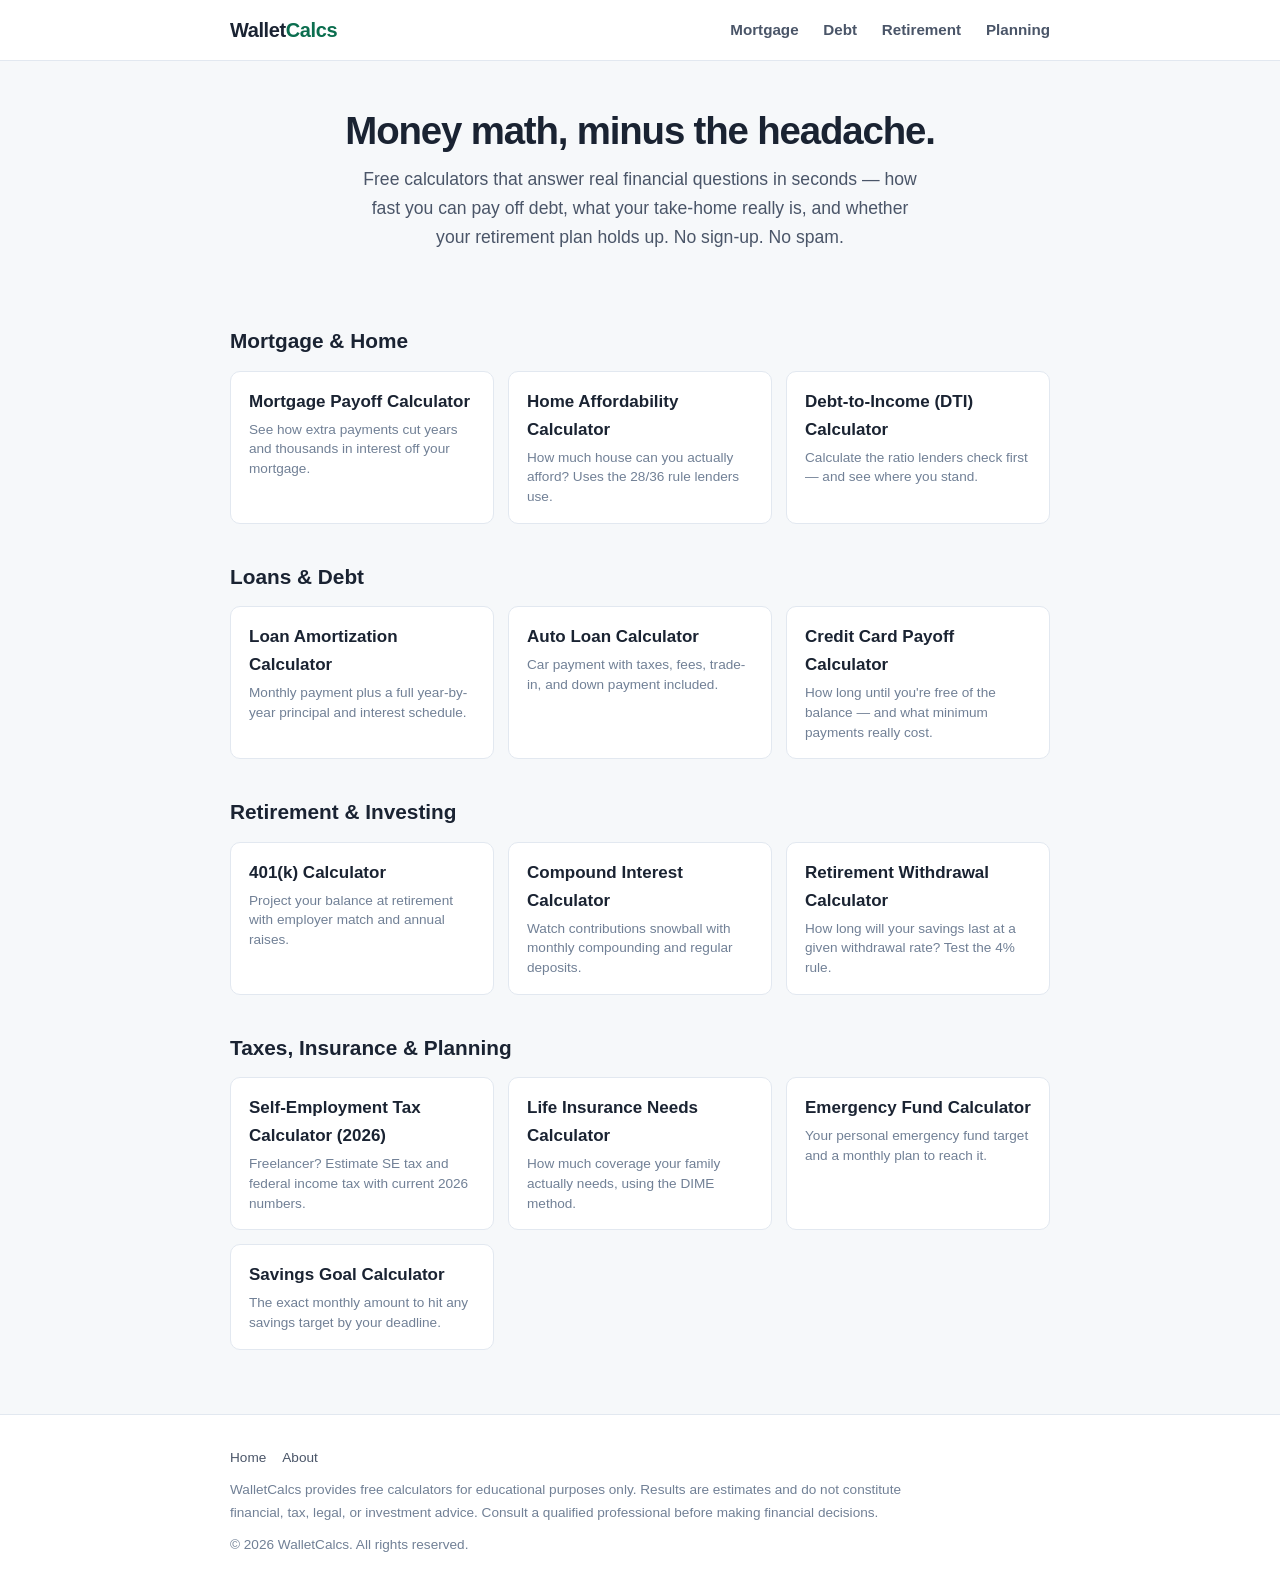
<file: index.html>
<!DOCTYPE html>
<html lang="en">
<head>
<meta charset="UTF-8">
<meta name="viewport" content="width=device-width, initial-scale=1.0">
<title>WalletCalcs — Free Financial Calculators That Give Straight Answers</title>
<meta name="description" content="Free, fast financial calculators for mortgages, loans, credit cards, retirement, taxes, and insurance. No sign-up, no spam — just clear numbers you can act on.">
<link rel="canonical" href="https://walletcalcs.pages.dev/">
<meta property="og:title" content="WalletCalcs — Free Financial Calculators">
<meta property="og:description" content="Clear, fast money calculators: mortgage payoff, loan amortization, self-employment tax, 401(k) growth, and more.">
<meta property="og:type" content="website">
<meta property="og:url" content="https://walletcalcs.pages.dev/">
<link rel="stylesheet" href="/css/style.css">
<script type="application/ld+json">
{
  "@context": "https://schema.org",
  "@type": "WebSite",
  "name": "WalletCalcs",
  "url": "https://walletcalcs.pages.dev/",
  "description": "Free financial calculators for mortgages, loans, retirement, taxes, and insurance."
}
</script>
</head>
<body>
<header class="site-header">
  <div class="container">
    <a class="logo" href="/">Wallet<span>Calcs</span></a>
    <nav class="site-nav">
      <a href="/#mortgage">Mortgage</a>
      <a href="/#debt">Debt</a>
      <a href="/#retirement">Retirement</a>
      <a href="/#planning">Planning</a>
    </nav>
  </div>
</header>

<main class="container">
  <section class="hero">
    <h1>Money math, minus the headache.</h1>
    <p>Free calculators that answer real financial questions in seconds — how fast you can pay off debt, what your take-home really is, and whether your retirement plan holds up. No sign-up. No spam.</p>
  </section>

  <h2 class="category" id="mortgage">Mortgage &amp; Home</h2>
  <div class="tool-grid">
    <a class="tool-card" href="/tools/mortgage-payoff-calculator/">
      <div class="t">Mortgage Payoff Calculator</div>
      <div class="d">See how extra payments cut years and thousands in interest off your mortgage.</div>
    </a>
    <a class="tool-card" href="/tools/home-affordability-calculator/">
      <div class="t">Home Affordability Calculator</div>
      <div class="d">How much house can you actually afford? Uses the 28/36 rule lenders use.</div>
    </a>
    <a class="tool-card" href="/tools/dti-calculator/">
      <div class="t">Debt-to-Income (DTI) Calculator</div>
      <div class="d">Calculate the ratio lenders check first — and see where you stand.</div>
    </a>
  </div>

  <h2 class="category" id="debt">Loans &amp; Debt</h2>
  <div class="tool-grid">
    <a class="tool-card" href="/tools/loan-amortization-calculator/">
      <div class="t">Loan Amortization Calculator</div>
      <div class="d">Monthly payment plus a full year-by-year principal and interest schedule.</div>
    </a>
    <a class="tool-card" href="/tools/auto-loan-calculator/">
      <div class="t">Auto Loan Calculator</div>
      <div class="d">Car payment with taxes, fees, trade-in, and down payment included.</div>
    </a>
    <a class="tool-card" href="/tools/credit-card-payoff-calculator/">
      <div class="t">Credit Card Payoff Calculator</div>
      <div class="d">How long until you're free of the balance — and what minimum payments really cost.</div>
    </a>
  </div>

  <h2 class="category" id="retirement">Retirement &amp; Investing</h2>
  <div class="tool-grid">
    <a class="tool-card" href="/tools/401k-calculator/">
      <div class="t">401(k) Calculator</div>
      <div class="d">Project your balance at retirement with employer match and annual raises.</div>
    </a>
    <a class="tool-card" href="/tools/compound-interest-calculator/">
      <div class="t">Compound Interest Calculator</div>
      <div class="d">Watch contributions snowball with monthly compounding and regular deposits.</div>
    </a>
    <a class="tool-card" href="/tools/retirement-withdrawal-calculator/">
      <div class="t">Retirement Withdrawal Calculator</div>
      <div class="d">How long will your savings last at a given withdrawal rate? Test the 4% rule.</div>
    </a>
  </div>

  <h2 class="category" id="planning">Taxes, Insurance &amp; Planning</h2>
  <div class="tool-grid">
    <a class="tool-card" href="/tools/self-employment-tax-calculator/">
      <div class="t">Self-Employment Tax Calculator (2026)</div>
      <div class="d">Freelancer? Estimate SE tax and federal income tax with current 2026 numbers.</div>
    </a>
    <a class="tool-card" href="/tools/life-insurance-calculator/">
      <div class="t">Life Insurance Needs Calculator</div>
      <div class="d">How much coverage your family actually needs, using the DIME method.</div>
    </a>
    <a class="tool-card" href="/tools/emergency-fund-calculator/">
      <div class="t">Emergency Fund Calculator</div>
      <div class="d">Your personal emergency fund target and a monthly plan to reach it.</div>
    </a>
    <a class="tool-card" href="/tools/savings-goal-calculator/">
      <div class="t">Savings Goal Calculator</div>
      <div class="d">The exact monthly amount to hit any savings target by your deadline.</div>
    </a>
  </div>
</main>

<footer class="site-footer">
  <div class="container">
    <div><a href="/">Home</a><a href="/about/">About</a></div>
    <div class="disclaimer">WalletCalcs provides free calculators for educational purposes only. Results are estimates and do not constitute financial, tax, legal, or investment advice. Consult a qualified professional before making financial decisions.</div>
    <div>© 2026 WalletCalcs. All rights reserved.</div>
  </div>
</footer>
</body>
</html>
</file>
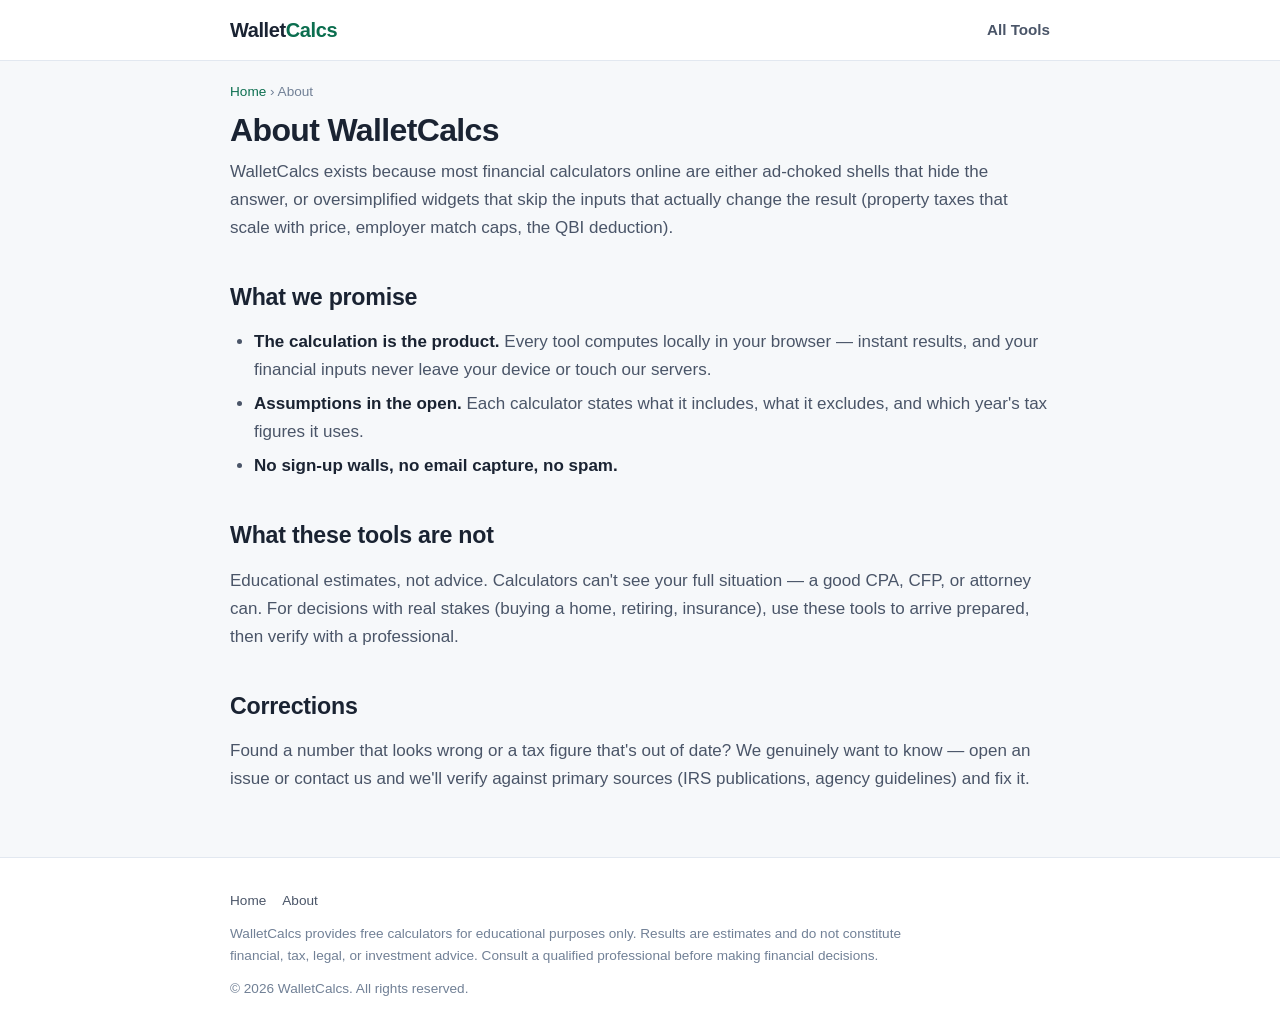
<file: about/index.html>
<!DOCTYPE html>
<html lang="en">
<head>
<meta charset="UTF-8">
<meta name="viewport" content="width=device-width, initial-scale=1.0">
<title>About WalletCalcs — Why These Calculators Exist</title>
<meta name="description" content="WalletCalcs builds free, fast, no-nonsense financial calculators. How the tools work, what they assume, and how to reach us.">
<link rel="canonical" href="https://walletcalcs.pages.dev/about/">
<link rel="stylesheet" href="/css/style.css">
</head>
<body>
<header class="site-header">
  <div class="container">
    <a class="logo" href="/">Wallet<span>Calcs</span></a>
    <nav class="site-nav"><a href="/">All Tools</a></nav>
  </div>
</header>

<main class="container">
  <nav class="breadcrumb"><a href="/">Home</a> › About</nav>
  <h1 class="page-title">About WalletCalcs</h1>

  <article class="content">
    <p>WalletCalcs exists because most financial calculators online are either ad-choked shells that hide the answer, or oversimplified widgets that skip the inputs that actually change the result (property taxes that scale with price, employer match caps, the QBI deduction).</p>

    <h2>What we promise</h2>
    <ul>
      <li><strong>The calculation is the product.</strong> Every tool computes locally in your browser — instant results, and your financial inputs never leave your device or touch our servers.</li>
      <li><strong>Assumptions in the open.</strong> Each calculator states what it includes, what it excludes, and which year's tax figures it uses.</li>
      <li><strong>No sign-up walls, no email capture, no spam.</strong></li>
    </ul>

    <h2>What these tools are not</h2>
    <p>Educational estimates, not advice. Calculators can't see your full situation — a good CPA, CFP, or attorney can. For decisions with real stakes (buying a home, retiring, insurance), use these tools to arrive prepared, then verify with a professional.</p>

    <h2>Corrections</h2>
    <p>Found a number that looks wrong or a tax figure that's out of date? We genuinely want to know — open an issue or contact us and we'll verify against primary sources (IRS publications, agency guidelines) and fix it.</p>
  </article>
</main>

<footer class="site-footer">
  <div class="container">
    <div><a href="/">Home</a><a href="/about/">About</a></div>
    <div class="disclaimer">WalletCalcs provides free calculators for educational purposes only. Results are estimates and do not constitute financial, tax, legal, or investment advice. Consult a qualified professional before making financial decisions.</div>
    <div>© 2026 WalletCalcs. All rights reserved.</div>
  </div>
</footer>
</body>
</html>
</file>
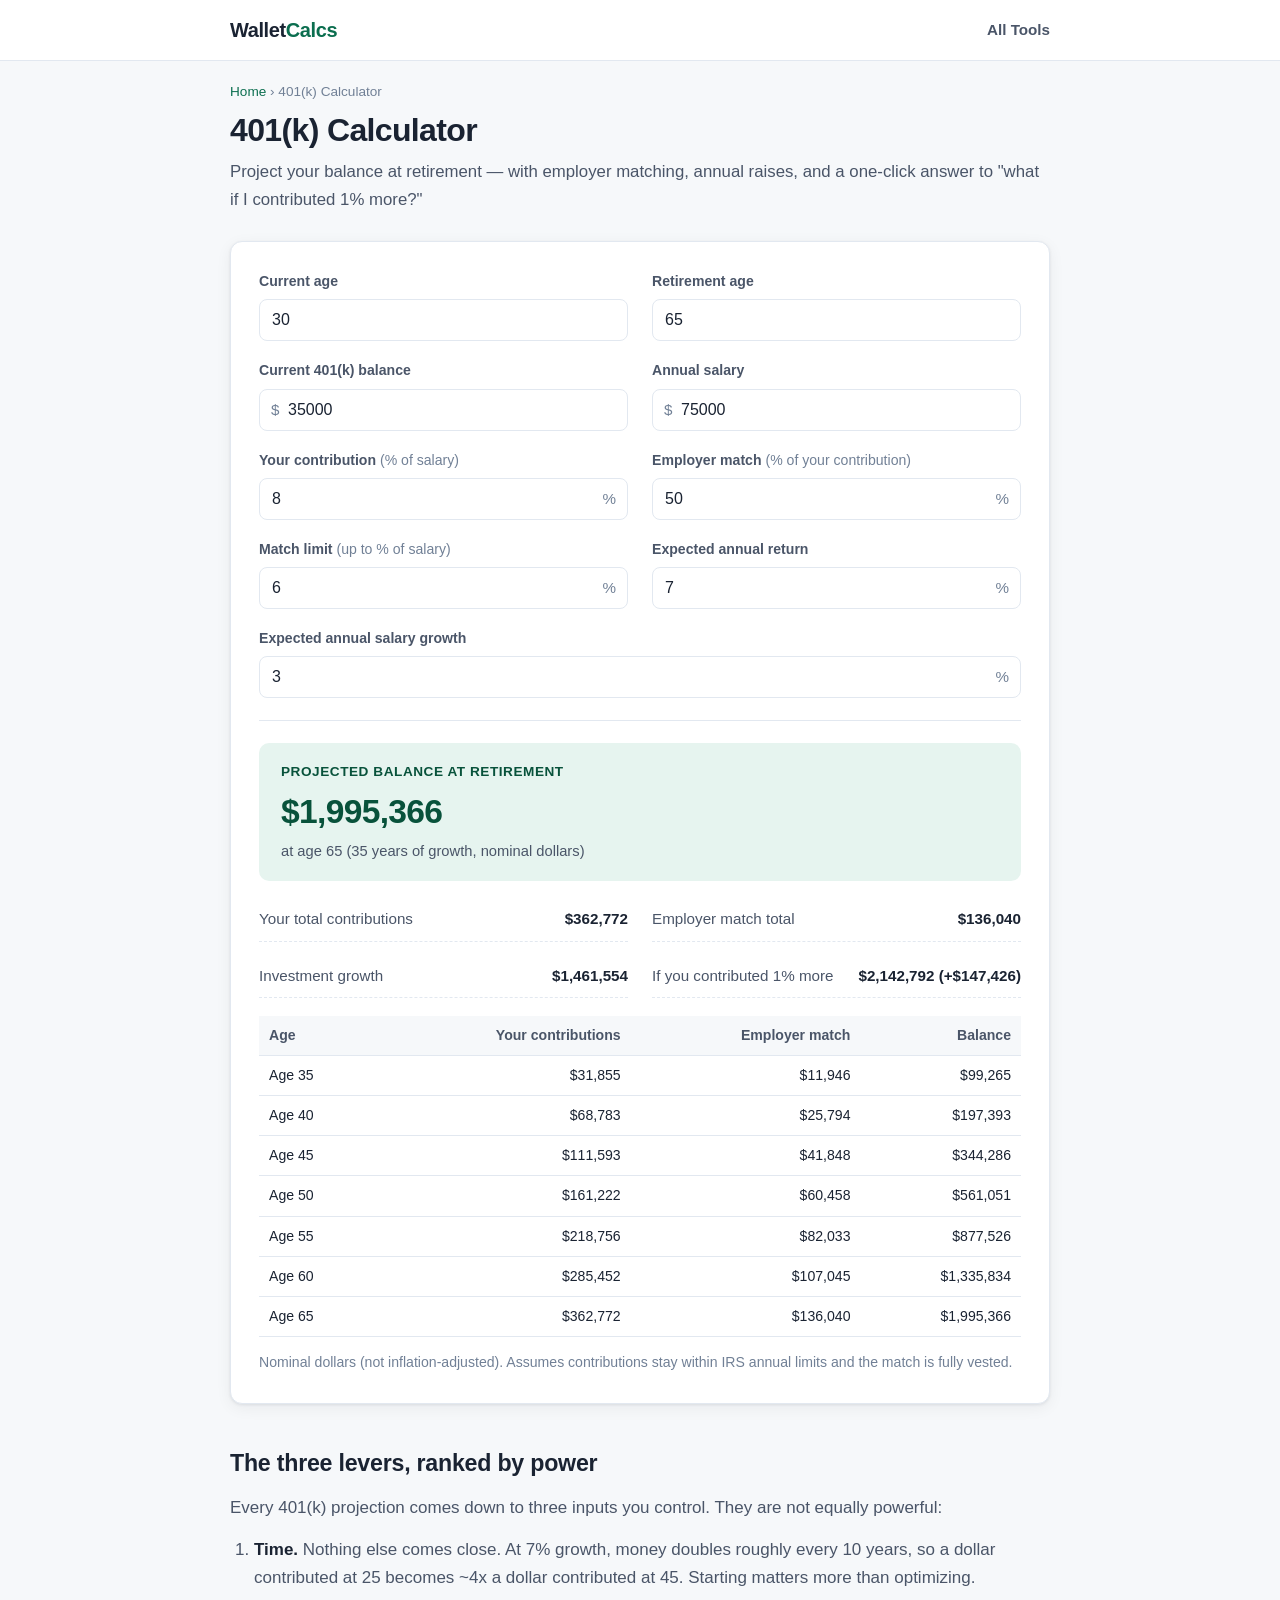
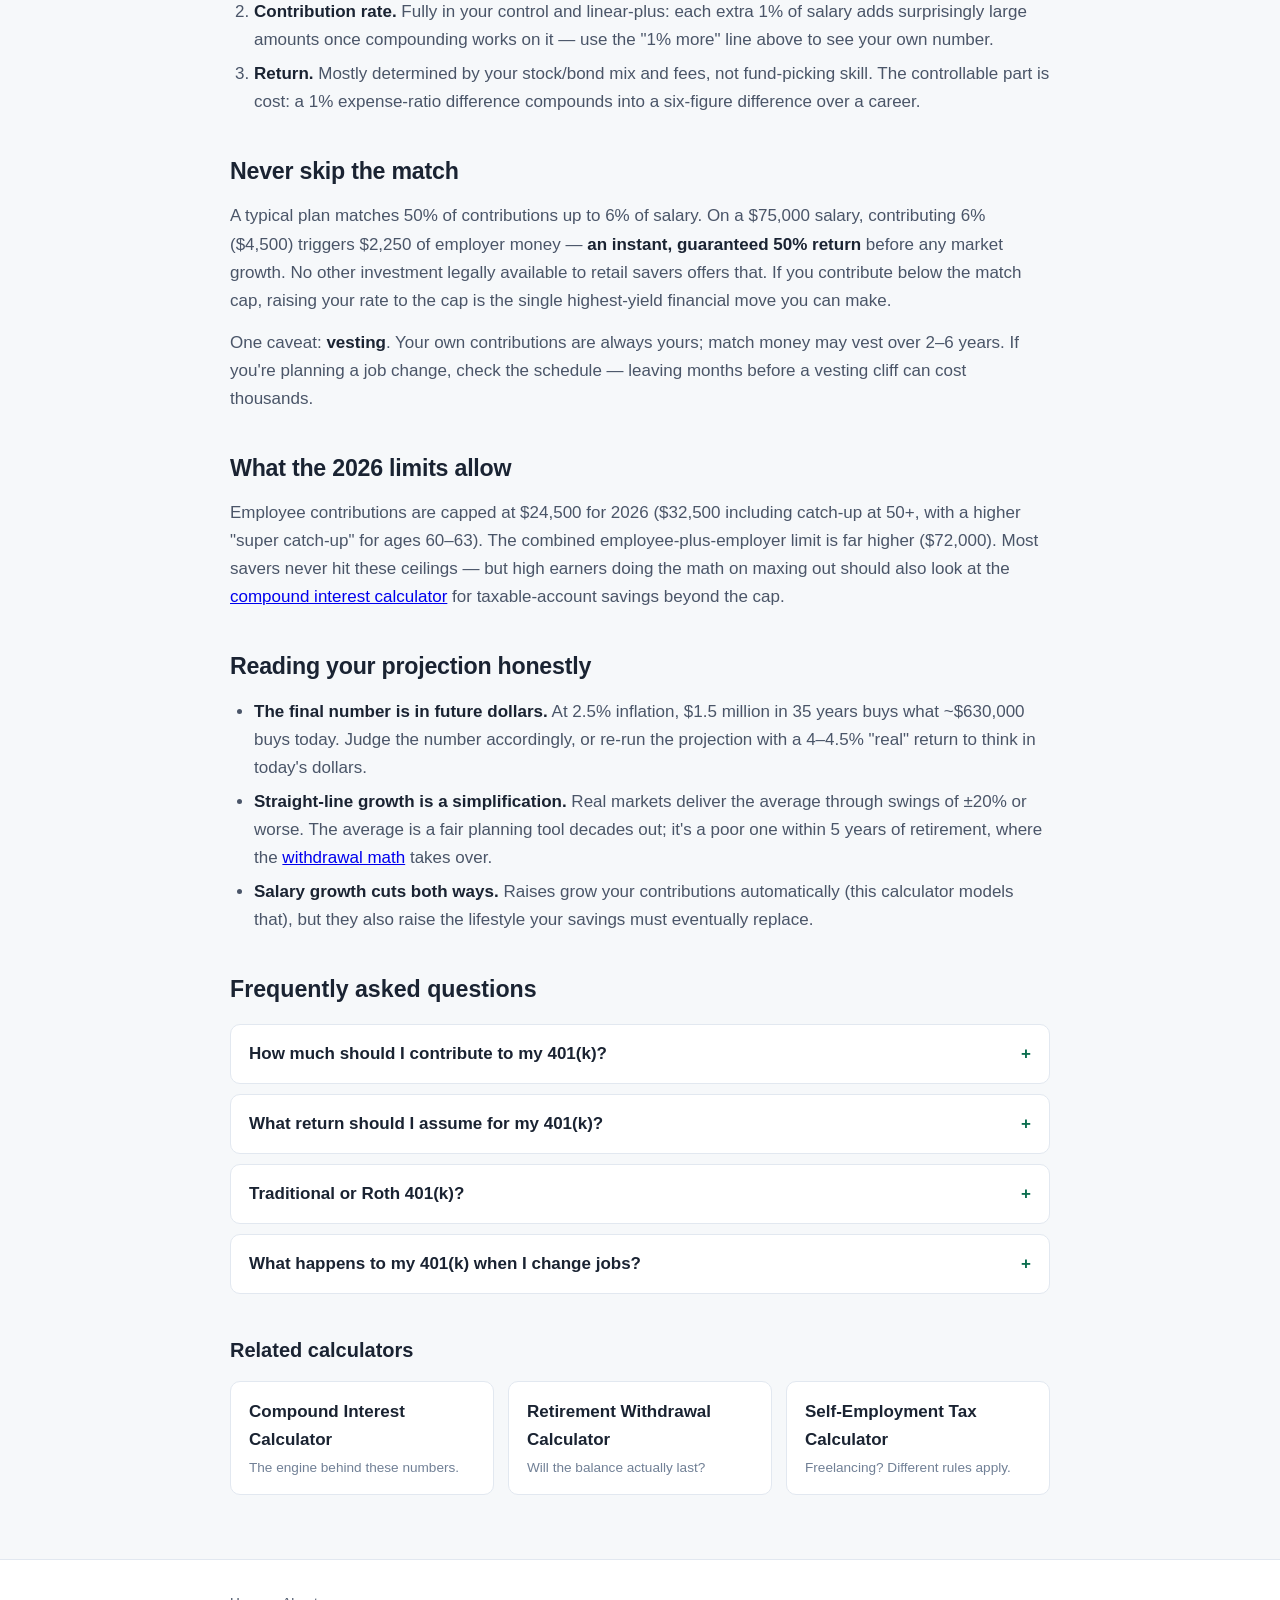
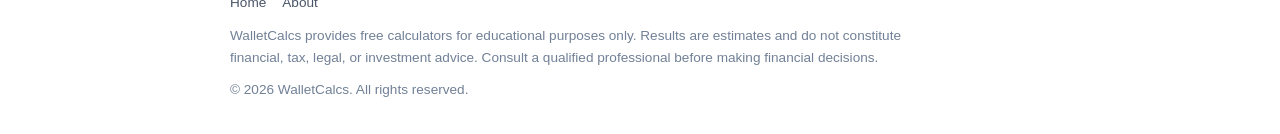
<file: tools/401k-calculator/index.html>
<!DOCTYPE html>
<html lang="en">
<head>
<meta charset="UTF-8">
<meta name="viewport" content="width=device-width, initial-scale=1.0">
<title>401(k) Calculator — Project Your Balance at Retirement</title>
<meta name="description" content="Free 401(k) calculator with employer match and annual raises. Project your balance at retirement and see what raising your contribution 1% actually does.">
<link rel="canonical" href="https://walletcalcs.pages.dev/tools/401k-calculator/">
<meta property="og:title" content="401(k) Calculator">
<meta property="og:description" content="Project your balance at retirement with employer match and annual raises.">
<meta property="og:type" content="website">
<meta property="og:url" content="https://walletcalcs.pages.dev/tools/401k-calculator/">
<link rel="stylesheet" href="/css/style.css">
<script type="application/ld+json">
{
  "@context": "https://schema.org",
  "@graph": [
    {
      "@type": "WebApplication",
      "name": "401(k) Calculator",
      "url": "https://walletcalcs.pages.dev/tools/401k-calculator/",
      "applicationCategory": "FinanceApplication",
      "operatingSystem": "Any",
      "offers": { "@type": "Offer", "price": "0", "priceCurrency": "USD" },
      "description": "Project a 401(k) balance at retirement including employer matching and salary growth."
    },
    {
      "@type": "BreadcrumbList",
      "itemListElement": [
        { "@type": "ListItem", "position": 1, "name": "Home", "item": "https://walletcalcs.pages.dev/" },
        { "@type": "ListItem", "position": 2, "name": "401(k) Calculator", "item": "https://walletcalcs.pages.dev/tools/401k-calculator/" }
      ]
    },
    {
      "@type": "FAQPage",
      "mainEntity": [
        {
          "@type": "Question",
          "name": "How much should I contribute to my 401(k)?",
          "acceptedAnswer": { "@type": "Answer", "text": "At minimum, enough to capture the full employer match — anything less leaves free money on the table. A widely used overall target is saving 15% of gross income for retirement (including the match). If that's out of reach today, start at the match and increase your contribution by 1% each year or with each raise; most people never feel the difference in take-home pay." }
        },
        {
          "@type": "Question",
          "name": "What return should I assume for my 401(k)?",
          "acceptedAnswer": { "@type": "Answer", "text": "Long-run U.S. stock market returns have averaged roughly 10% per year before inflation, or 6–7% after inflation. A diversified portfolio that includes bonds lands lower. Planning with 6–7% nominal is conservative; 8% is middle-of-the-road for stock-heavy allocations. Whatever you assume, remember returns arrive unevenly — sequence matters near retirement." }
        },
        {
          "@type": "Question",
          "name": "Traditional or Roth 401(k)?",
          "acceptedAnswer": { "@type": "Answer", "text": "Traditional contributions cut your taxes now and are taxed at withdrawal; Roth contributions are taxed now and withdraw tax-free. Rule of thumb: if you expect a higher tax rate in retirement than today (common early in a career), Roth wins; if lower (common at peak earnings), traditional wins. Splitting between both hedges the guess. Employer matches always land in the traditional bucket regardless." }
        },
        {
          "@type": "Question",
          "name": "What happens to my 401(k) when I change jobs?",
          "acceptedAnswer": { "@type": "Answer", "text": "Four options: leave it, roll it into the new employer's plan, roll it into an IRA, or cash out. Cashing out is almost always the worst — taxes plus a 10% penalty before age 59½, and the compounding is gone forever. Rollovers to an IRA or new plan are tax-free when done directly (trustee-to-trustee). Also check vesting: employer match money may be forfeited if you leave before the vesting schedule completes." }
        }
      ]
    }
  ]
}
</script>
</head>
<body>
<header class="site-header">
  <div class="container">
    <a class="logo" href="/">Wallet<span>Calcs</span></a>
    <nav class="site-nav"><a href="/">All Tools</a></nav>
  </div>
</header>

<main class="container">
  <nav class="breadcrumb"><a href="/">Home</a> › 401(k) Calculator</nav>
  <h1 class="page-title">401(k) Calculator</h1>
  <p class="page-subtitle">Project your balance at retirement — with employer matching, annual raises, and a one-click answer to "what if I contributed 1% more?"</p>

  <div class="calc-card">
    <form id="calcForm" autocomplete="off">
      <div class="calc-grid">
        <div class="field">
          <label for="age">Current age</label>
          <div class="input-wrap"><input type="number" id="age" value="30" min="15" max="80" step="1"></div>
        </div>
        <div class="field">
          <label for="retireAge">Retirement age</label>
          <div class="input-wrap"><input type="number" id="retireAge" value="65" min="40" max="80" step="1"></div>
        </div>
        <div class="field">
          <label for="balance">Current 401(k) balance</label>
          <div class="input-wrap"><span class="prefix">$</span><input type="number" id="balance" value="35000" min="0" step="1000"></div>
        </div>
        <div class="field">
          <label for="salary">Annual salary</label>
          <div class="input-wrap"><span class="prefix">$</span><input type="number" id="salary" value="75000" min="0" step="1000"></div>
        </div>
        <div class="field">
          <label for="contrib">Your contribution <span class="hint">(% of salary)</span></label>
          <div class="input-wrap"><span class="suffix">%</span><input type="number" id="contrib" value="8" min="0" max="100" step="0.5"></div>
        </div>
        <div class="field">
          <label for="matchPct">Employer match <span class="hint">(% of your contribution)</span></label>
          <div class="input-wrap"><span class="suffix">%</span><input type="number" id="matchPct" value="50" min="0" max="200" step="5"></div>
        </div>
        <div class="field">
          <label for="matchCap">Match limit <span class="hint">(up to % of salary)</span></label>
          <div class="input-wrap"><span class="suffix">%</span><input type="number" id="matchCap" value="6" min="0" max="25" step="0.5"></div>
        </div>
        <div class="field">
          <label for="ret">Expected annual return</label>
          <div class="input-wrap"><span class="suffix">%</span><input type="number" id="ret" value="7" min="0" max="15" step="0.25"></div>
        </div>
        <div class="field full">
          <label for="raise">Expected annual salary growth</label>
          <div class="input-wrap"><span class="suffix">%</span><input type="number" id="raise" value="3" min="0" max="10" step="0.25"></div>
        </div>
      </div>
    </form>

    <div class="results">
      <div class="result-hero">
        <div class="label">Projected balance at retirement</div>
        <div class="value" id="final">—</div>
        <div class="sub" id="finalSub"></div>
      </div>
      <div class="result-rows">
        <div class="result-row"><span class="k">Your total contributions</span><span class="v" id="yourContrib">—</span></div>
        <div class="result-row"><span class="k">Employer match total</span><span class="v" id="matchTotal">—</span></div>
        <div class="result-row"><span class="k">Investment growth</span><span class="v" id="growth">—</span></div>
        <div class="result-row"><span class="k">If you contributed 1% more</span><span class="v" id="plusOne">—</span></div>
      </div>
      <div class="table-wrap">
        <table class="data">
          <thead><tr><th>Age</th><th>Your contributions</th><th>Employer match</th><th>Balance</th></tr></thead>
          <tbody id="schedule"></tbody>
        </table>
      </div>
      <p class="result-note">Nominal dollars (not inflation-adjusted). Assumes contributions stay within IRS annual limits and the match is fully vested.</p>
    </div>
  </div>

  <div class="ad-slot"></div>

  <article class="content">
    <h2>The three levers, ranked by power</h2>
    <p>Every 401(k) projection comes down to three inputs you control. They are not equally powerful:</p>
    <ol>
      <li><strong>Time.</strong> Nothing else comes close. At 7% growth, money doubles roughly every 10 years, so a dollar contributed at 25 becomes ~4x a dollar contributed at 45. Starting matters more than optimizing.</li>
      <li><strong>Contribution rate.</strong> Fully in your control and linear-plus: each extra 1% of salary adds surprisingly large amounts once compounding works on it — use the "1% more" line above to see your own number.</li>
      <li><strong>Return.</strong> Mostly determined by your stock/bond mix and fees, not fund-picking skill. The controllable part is cost: a 1% expense-ratio difference compounds into a six-figure difference over a career.</li>
    </ol>

    <h2>Never skip the match</h2>
    <p>A typical plan matches 50% of contributions up to 6% of salary. On a $75,000 salary, contributing 6% ($4,500) triggers $2,250 of employer money — <strong>an instant, guaranteed 50% return</strong> before any market growth. No other investment legally available to retail savers offers that. If you contribute below the match cap, raising your rate to the cap is the single highest-yield financial move you can make.</p>
    <p>One caveat: <strong>vesting</strong>. Your own contributions are always yours; match money may vest over 2–6 years. If you're planning a job change, check the schedule — leaving months before a vesting cliff can cost thousands.</p>

    <h2>What the 2026 limits allow</h2>
    <p>Employee contributions are capped at $24,500 for 2026 ($32,500 including catch-up at 50+, with a higher "super catch-up" for ages 60–63). The combined employee-plus-employer limit is far higher ($72,000). Most savers never hit these ceilings — but high earners doing the math on maxing out should also look at the <a href="/tools/compound-interest-calculator/">compound interest calculator</a> for taxable-account savings beyond the cap.</p>

    <h2>Reading your projection honestly</h2>
    <ul>
      <li><strong>The final number is in future dollars.</strong> At 2.5% inflation, $1.5 million in 35 years buys what ~$630,000 buys today. Judge the number accordingly, or re-run the projection with a 4–4.5% "real" return to think in today's dollars.</li>
      <li><strong>Straight-line growth is a simplification.</strong> Real markets deliver the average through swings of ±20% or worse. The average is a fair planning tool decades out; it's a poor one within 5 years of retirement, where the <a href="/tools/retirement-withdrawal-calculator/">withdrawal math</a> takes over.</li>
      <li><strong>Salary growth cuts both ways.</strong> Raises grow your contributions automatically (this calculator models that), but they also raise the lifestyle your savings must eventually replace.</li>
    </ul>
  </article>

  <section class="faq">
    <h2>Frequently asked questions</h2>
    <details>
      <summary>How much should I contribute to my 401(k)?</summary>
      <div class="faq-a">At minimum the full employer match; a common overall target is 15% of gross income including the match. If that's out of reach, start at the match and add 1% each year or with each raise.</div>
    </details>
    <details>
      <summary>What return should I assume for my 401(k)?</summary>
      <div class="faq-a">Long-run U.S. stocks have averaged ~10% nominal (6–7% after inflation); diversified portfolios land lower. 6–7% is conservative, 8% middle-of-the-road for stock-heavy mixes. Returns arrive unevenly — averages are for long horizons.</div>
    </details>
    <details>
      <summary>Traditional or Roth 401(k)?</summary>
      <div class="faq-a">Roth wins if you expect higher tax rates in retirement than today; traditional wins if lower. Splitting hedges the guess. Employer matches always go into the traditional bucket.</div>
    </details>
    <details>
      <summary>What happens to my 401(k) when I change jobs?</summary>
      <div class="faq-a">Leave it, roll to the new plan, roll to an IRA, or cash out. Cashing out costs taxes plus a 10% penalty before 59½ and kills the compounding. Direct rollovers are tax-free. Check your match's vesting schedule before you resign.</div>
    </details>
  </section>

  <section class="related">
    <h2>Related calculators</h2>
    <div class="tool-grid">
      <a class="tool-card" href="/tools/compound-interest-calculator/"><div class="t">Compound Interest Calculator</div><div class="d">The engine behind these numbers.</div></a>
      <a class="tool-card" href="/tools/retirement-withdrawal-calculator/"><div class="t">Retirement Withdrawal Calculator</div><div class="d">Will the balance actually last?</div></a>
      <a class="tool-card" href="/tools/self-employment-tax-calculator/"><div class="t">Self-Employment Tax Calculator</div><div class="d">Freelancing? Different rules apply.</div></a>
    </div>
  </section>
</main>

<footer class="site-footer">
  <div class="container">
    <div><a href="/">Home</a><a href="/about/">About</a></div>
    <div class="disclaimer">WalletCalcs provides free calculators for educational purposes only. Results are estimates and do not constitute financial, tax, legal, or investment advice. Consult a qualified professional before making financial decisions.</div>
    <div>© 2026 WalletCalcs. All rights reserved.</div>
  </div>
</footer>

<script src="/js/calc.js"></script>
<script>
function project(age, retireAge, balance, salary, contribPct, matchPct, matchCapPct, retPct, raisePct) {
  let bal = balance, sal = salary, yourTotal = 0, matchTotal = 0;
  const rows = [];
  const years = Math.max(retireAge - age, 0);
  for (let y = 1; y <= years; y++) {
    const yours = sal * contribPct / 100;
    // employer matches matchPct% of your contribution, but only on the first matchCapPct% of salary
    const cappedYours = Math.min(yours, sal * matchCapPct / 100);
    const actualMatch = cappedYours * matchPct / 100;
    bal = bal * (1 + retPct / 100) + (yours + actualMatch);
    yourTotal += yours;
    matchTotal += actualMatch;
    if (y % 5 === 0 || y === years) {
      rows.push({ age: age + y, yours: yourTotal, match: matchTotal, balance: bal });
    }
    sal *= 1 + raisePct / 100;
  }
  return { final: bal, yourTotal, matchTotal, rows };
}

function calc() {
  const age = num("age"), retireAge = num("retireAge"), balance = num("balance"),
        salary = num("salary"), contrib = num("contrib"), matchPct = num("matchPct"),
        matchCap = num("matchCap"), ret = num("ret"), raise = num("raise");
  if (retireAge <= age || salary < 0) return;

  const res = project(age, retireAge, balance, salary, contrib, matchPct, matchCap, ret, raise);
  const plus = project(age, retireAge, balance, salary, contrib + 1, matchPct, matchCap, ret, raise);

  $("final").textContent = fmtUSD(res.final);
  $("finalSub").textContent = "at age " + retireAge + " (" + (retireAge - age) + " years of growth, nominal dollars)";
  $("yourContrib").textContent = fmtUSD(res.yourTotal);
  $("matchTotal").textContent = fmtUSD(res.matchTotal);
  $("growth").textContent = fmtUSD(res.final - balance - res.yourTotal - res.matchTotal);
  $("plusOne").textContent = fmtUSD(plus.final) + " (+" + fmtUSD(plus.final - res.final) + ")";

  $("schedule").innerHTML = res.rows.map((r) =>
    "<tr><td>Age " + r.age + "</td><td>" + fmtUSD(r.yours) + "</td><td>" + fmtUSD(r.match) + "</td><td>" + fmtUSD(r.balance) + "</td></tr>"
  ).join("");
}
liveCalc("calcForm", calc);
</script>
</body>
</html>
</file>
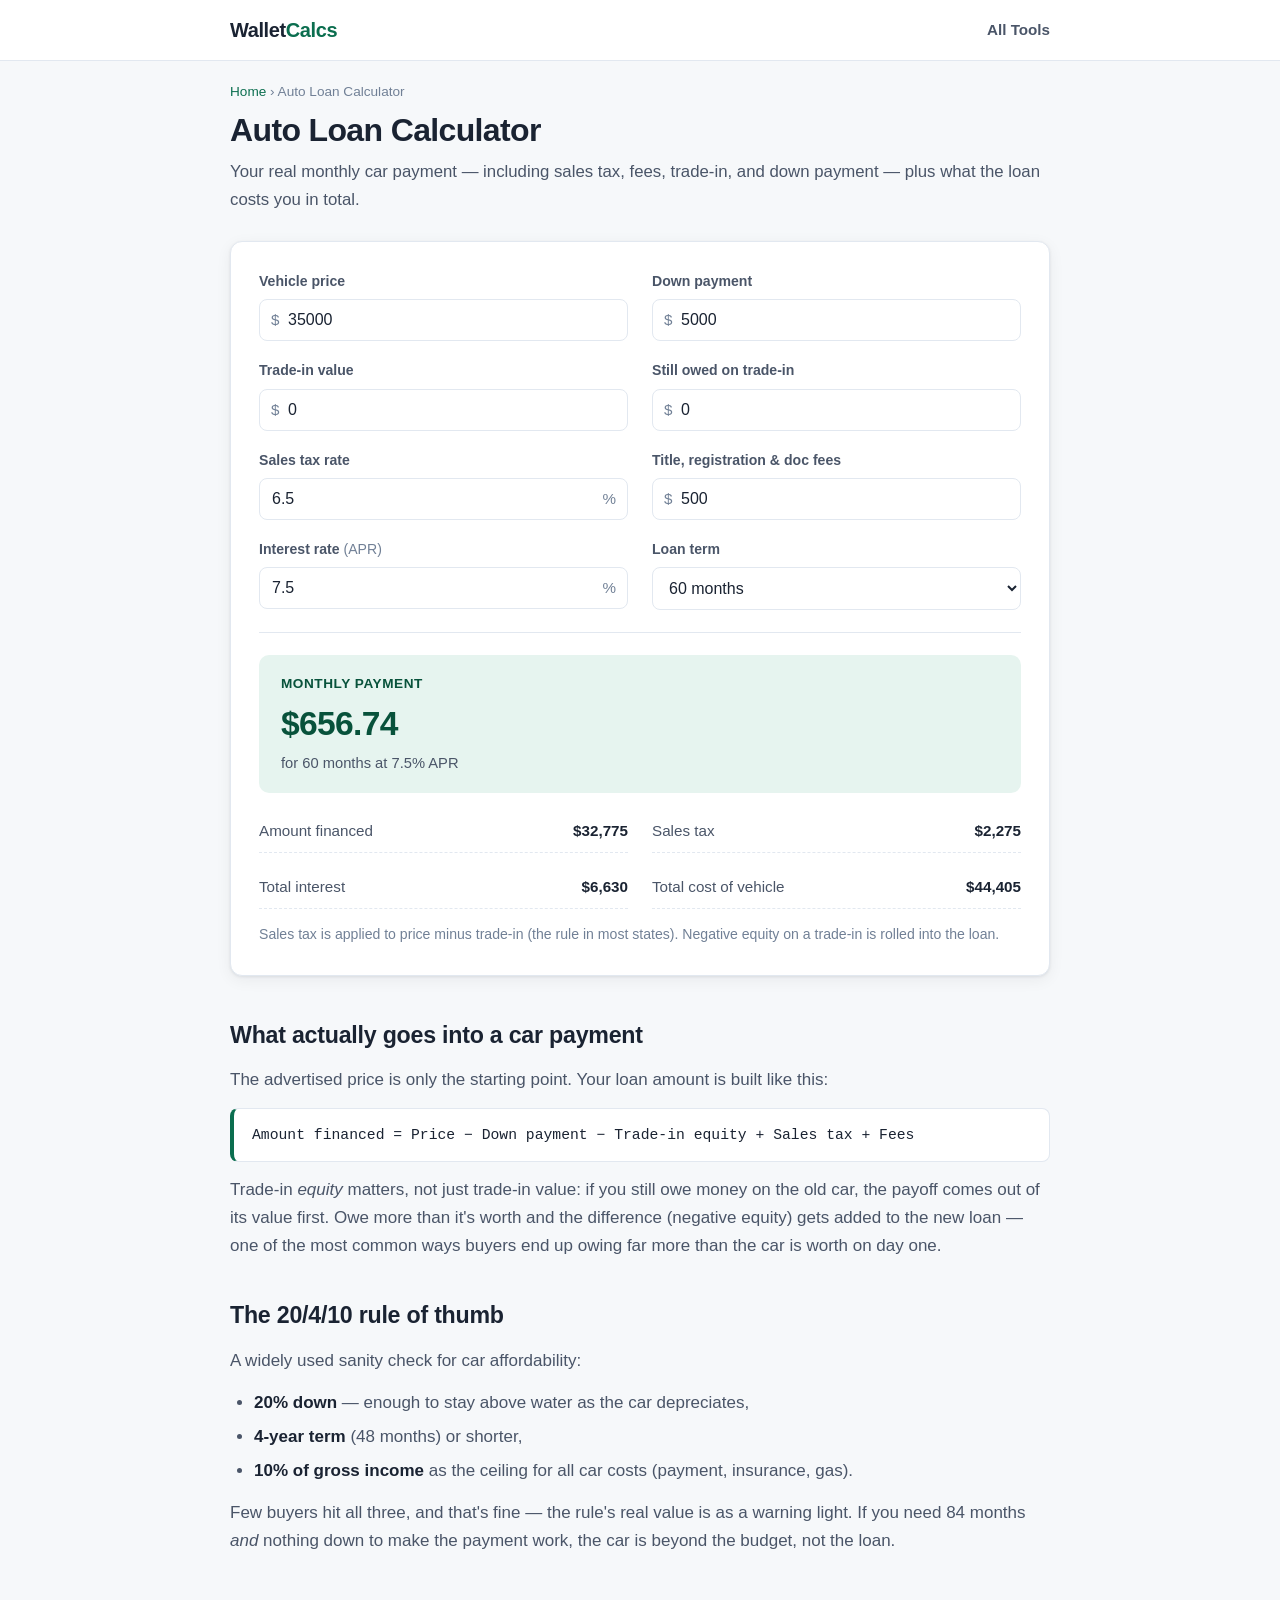
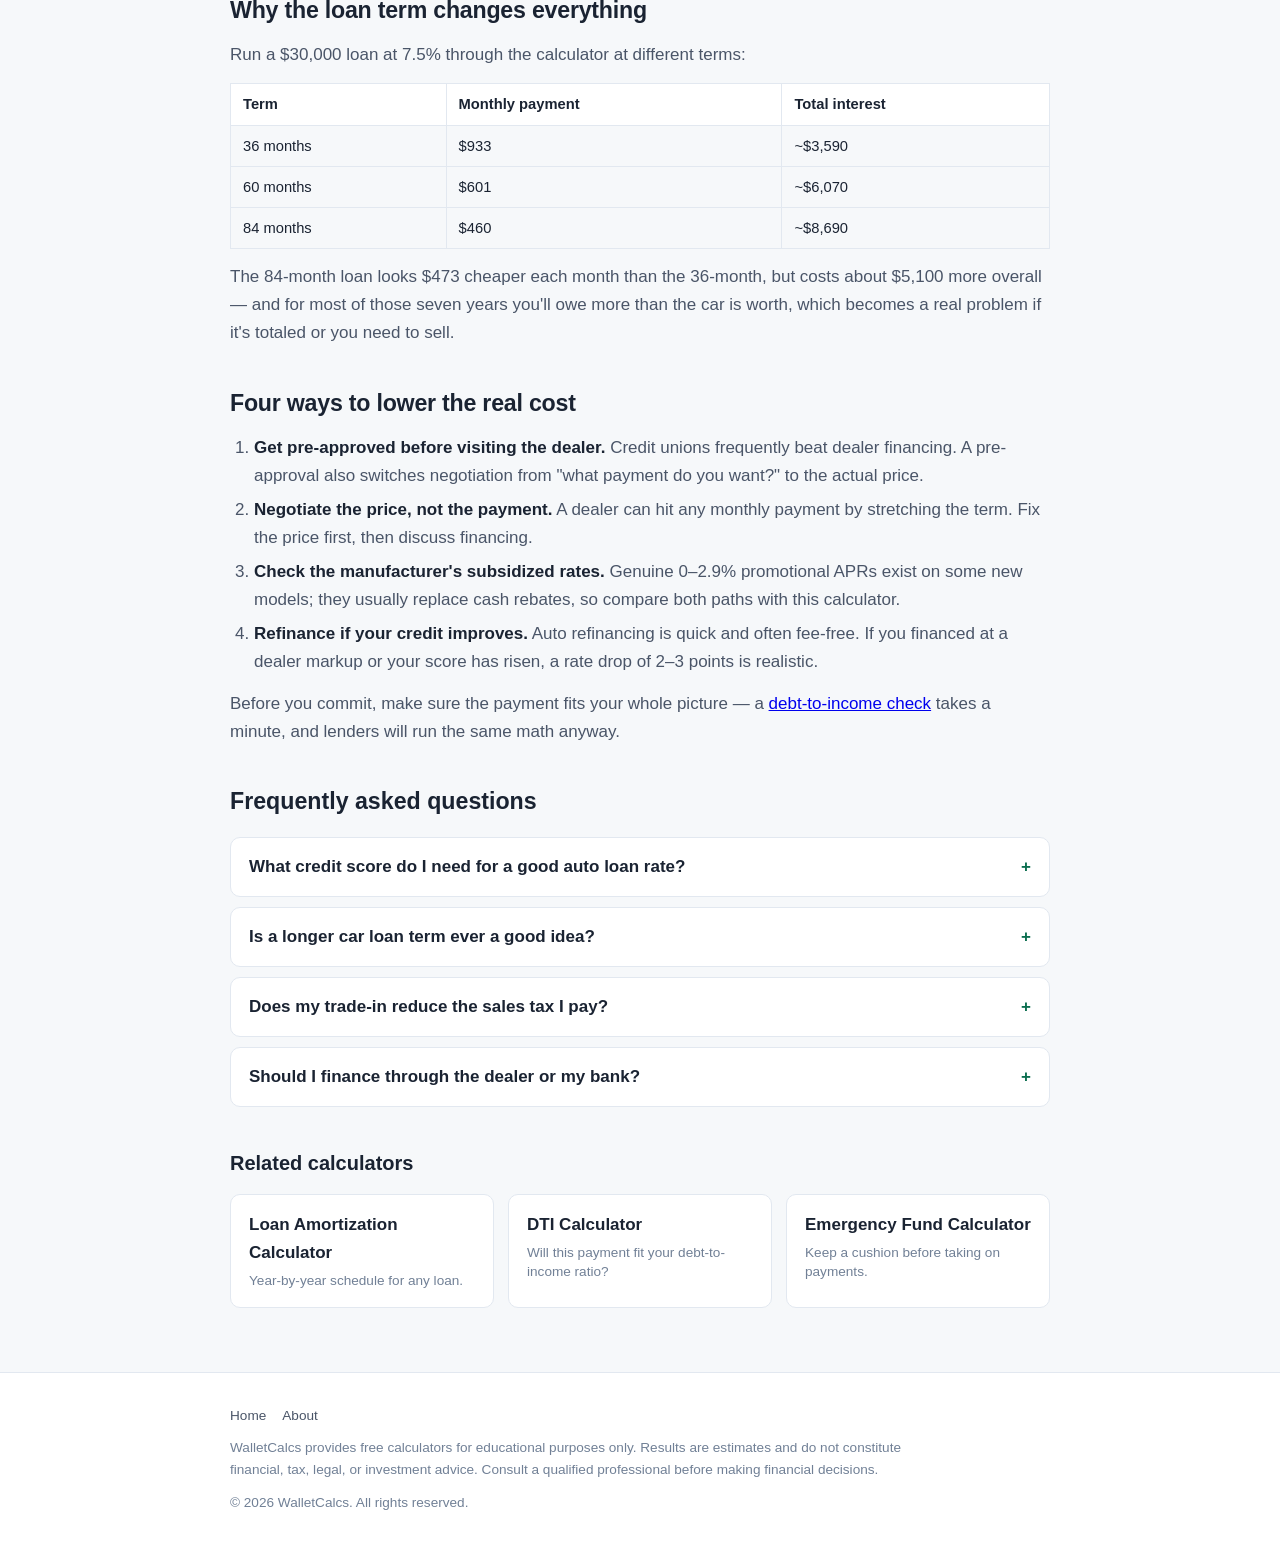
<file: tools/auto-loan-calculator/index.html>
<!DOCTYPE html>
<html lang="en">
<head>
<meta charset="UTF-8">
<meta name="viewport" content="width=device-width, initial-scale=1.0">
<title>Auto Loan Calculator — Car Payment With Tax, Fees &amp; Trade-In</title>
<meta name="description" content="Free auto loan calculator. Estimate your real monthly car payment including sales tax, fees, trade-in value, and down payment — plus total interest cost.">
<link rel="canonical" href="https://walletcalcs.pages.dev/tools/auto-loan-calculator/">
<meta property="og:title" content="Auto Loan Calculator">
<meta property="og:description" content="Car payment with taxes, fees, trade-in, and down payment included.">
<meta property="og:type" content="website">
<meta property="og:url" content="https://walletcalcs.pages.dev/tools/auto-loan-calculator/">
<link rel="stylesheet" href="/css/style.css">
<script type="application/ld+json">
{
  "@context": "https://schema.org",
  "@graph": [
    {
      "@type": "WebApplication",
      "name": "Auto Loan Calculator",
      "url": "https://walletcalcs.pages.dev/tools/auto-loan-calculator/",
      "applicationCategory": "FinanceApplication",
      "operatingSystem": "Any",
      "offers": { "@type": "Offer", "price": "0", "priceCurrency": "USD" },
      "description": "Estimate a monthly car payment including sales tax, fees, trade-in, and down payment, plus total loan cost."
    },
    {
      "@type": "BreadcrumbList",
      "itemListElement": [
        { "@type": "ListItem", "position": 1, "name": "Home", "item": "https://walletcalcs.pages.dev/" },
        { "@type": "ListItem", "position": 2, "name": "Auto Loan Calculator", "item": "https://walletcalcs.pages.dev/tools/auto-loan-calculator/" }
      ]
    },
    {
      "@type": "FAQPage",
      "mainEntity": [
        {
          "@type": "Question",
          "name": "What credit score do I need for a good auto loan rate?",
          "acceptedAnswer": { "@type": "Answer", "text": "Lenders group borrowers into tiers. Super-prime (781+) gets the best advertised rates; prime (661–780) pays a bit more; near-prime and subprime (below 660) can pay two to four times the prime rate. If your score is borderline, even a 20–30 point improvement before applying can move you a tier and save thousands over the loan." }
        },
        {
          "@type": "Question",
          "name": "Is a longer car loan term ever a good idea?",
          "acceptedAnswer": { "@type": "Answer", "text": "72- and 84-month loans lower the monthly payment but cost more in total interest and keep you underwater (owing more than the car is worth) far longer. A common guideline is to keep the term at 60 months or less for a new car and 36–48 for a used one. If the payment only works at 84 months, the car is likely too expensive for the budget." }
        },
        {
          "@type": "Question",
          "name": "Does my trade-in reduce the sales tax I pay?",
          "acceptedAnswer": { "@type": "Answer", "text": "In most U.S. states, yes — sales tax is charged on the price minus the trade-in value, which makes trading in more valuable than it first appears. A handful of states (including California) tax the full purchase price regardless of trade-in. This calculator applies tax to the price minus trade-in; check your state's rule." }
        },
        {
          "@type": "Question",
          "name": "Should I finance through the dealer or my bank?",
          "acceptedAnswer": { "@type": "Answer", "text": "Get pre-approved by a bank or credit union first, then let the dealer try to beat it. Dealers can sometimes offer manufacturer-subsidized rates that are genuinely lower, but they can also mark up the rate. A pre-approval turns the conversation into a simple comparison and protects you from payment-focused negotiation." }
        }
      ]
    }
  ]
}
</script>
</head>
<body>
<header class="site-header">
  <div class="container">
    <a class="logo" href="/">Wallet<span>Calcs</span></a>
    <nav class="site-nav"><a href="/">All Tools</a></nav>
  </div>
</header>

<main class="container">
  <nav class="breadcrumb"><a href="/">Home</a> › Auto Loan Calculator</nav>
  <h1 class="page-title">Auto Loan Calculator</h1>
  <p class="page-subtitle">Your real monthly car payment — including sales tax, fees, trade-in, and down payment — plus what the loan costs you in total.</p>

  <div class="calc-card">
    <form id="calcForm" autocomplete="off">
      <div class="calc-grid">
        <div class="field">
          <label for="price">Vehicle price</label>
          <div class="input-wrap"><span class="prefix">$</span><input type="number" id="price" value="35000" min="0" step="500"></div>
        </div>
        <div class="field">
          <label for="down">Down payment</label>
          <div class="input-wrap"><span class="prefix">$</span><input type="number" id="down" value="5000" min="0" step="500"></div>
        </div>
        <div class="field">
          <label for="trade">Trade-in value</label>
          <div class="input-wrap"><span class="prefix">$</span><input type="number" id="trade" value="0" min="0" step="500"></div>
        </div>
        <div class="field">
          <label for="owed">Still owed on trade-in</label>
          <div class="input-wrap"><span class="prefix">$</span><input type="number" id="owed" value="0" min="0" step="500"></div>
        </div>
        <div class="field">
          <label for="tax">Sales tax rate</label>
          <div class="input-wrap"><span class="suffix">%</span><input type="number" id="tax" value="6.5" min="0" max="15" step="0.1"></div>
        </div>
        <div class="field">
          <label for="fees">Title, registration &amp; doc fees</label>
          <div class="input-wrap"><span class="prefix">$</span><input type="number" id="fees" value="500" min="0" step="50"></div>
        </div>
        <div class="field">
          <label for="rate">Interest rate <span class="hint">(APR)</span></label>
          <div class="input-wrap"><span class="suffix">%</span><input type="number" id="rate" value="7.5" min="0" max="30" step="0.1"></div>
        </div>
        <div class="field">
          <label for="months">Loan term</label>
          <select id="months">
            <option value="36">36 months</option>
            <option value="48">48 months</option>
            <option value="60" selected>60 months</option>
            <option value="72">72 months</option>
            <option value="84">84 months</option>
          </select>
        </div>
      </div>
    </form>

    <div class="results">
      <div class="result-hero">
        <div class="label">Monthly payment</div>
        <div class="value" id="payment">—</div>
        <div class="sub" id="paymentSub"></div>
      </div>
      <div class="result-rows">
        <div class="result-row"><span class="k">Amount financed</span><span class="v" id="financed">—</span></div>
        <div class="result-row"><span class="k">Sales tax</span><span class="v" id="taxAmt">—</span></div>
        <div class="result-row"><span class="k">Total interest</span><span class="v" id="interest">—</span></div>
        <div class="result-row"><span class="k">Total cost of vehicle</span><span class="v" id="totalCost">—</span></div>
      </div>
      <p class="result-note">Sales tax is applied to price minus trade-in (the rule in most states). Negative equity on a trade-in is rolled into the loan.</p>
    </div>
  </div>

  <div class="ad-slot"></div>

  <article class="content">
    <h2>What actually goes into a car payment</h2>
    <p>The advertised price is only the starting point. Your loan amount is built like this:</p>
    <div class="formula">Amount financed = Price − Down payment − Trade-in equity + Sales tax + Fees</div>
    <p>Trade-in <em>equity</em> matters, not just trade-in value: if you still owe money on the old car, the payoff comes out of its value first. Owe more than it's worth and the difference (negative equity) gets added to the new loan — one of the most common ways buyers end up owing far more than the car is worth on day one.</p>

    <h2>The 20/4/10 rule of thumb</h2>
    <p>A widely used sanity check for car affordability:</p>
    <ul>
      <li><strong>20% down</strong> — enough to stay above water as the car depreciates,</li>
      <li><strong>4-year term</strong> (48 months) or shorter,</li>
      <li><strong>10% of gross income</strong> as the ceiling for all car costs (payment, insurance, gas).</li>
    </ul>
    <p>Few buyers hit all three, and that's fine — the rule's real value is as a warning light. If you need 84 months <em>and</em> nothing down to make the payment work, the car is beyond the budget, not the loan.</p>

    <h2>Why the loan term changes everything</h2>
    <p>Run a $30,000 loan at 7.5% through the calculator at different terms:</p>
    <table>
      <tr><th>Term</th><th>Monthly payment</th><th>Total interest</th></tr>
      <tr><td>36 months</td><td>$933</td><td>~$3,590</td></tr>
      <tr><td>60 months</td><td>$601</td><td>~$6,070</td></tr>
      <tr><td>84 months</td><td>$460</td><td>~$8,690</td></tr>
    </table>
    <p>The 84-month loan looks $473 cheaper each month than the 36-month, but costs about $5,100 more overall — and for most of those seven years you'll owe more than the car is worth, which becomes a real problem if it's totaled or you need to sell.</p>

    <h2>Four ways to lower the real cost</h2>
    <ol>
      <li><strong>Get pre-approved before visiting the dealer.</strong> Credit unions frequently beat dealer financing. A pre-approval also switches negotiation from "what payment do you want?" to the actual price.</li>
      <li><strong>Negotiate the price, not the payment.</strong> A dealer can hit any monthly payment by stretching the term. Fix the price first, then discuss financing.</li>
      <li><strong>Check the manufacturer's subsidized rates.</strong> Genuine 0–2.9% promotional APRs exist on some new models; they usually replace cash rebates, so compare both paths with this calculator.</li>
      <li><strong>Refinance if your credit improves.</strong> Auto refinancing is quick and often fee-free. If you financed at a dealer markup or your score has risen, a rate drop of 2–3 points is realistic.</li>
    </ol>
    <p>Before you commit, make sure the payment fits your whole picture — a <a href="/tools/dti-calculator/">debt-to-income check</a> takes a minute, and lenders will run the same math anyway.</p>
  </article>

  <section class="faq">
    <h2>Frequently asked questions</h2>
    <details>
      <summary>What credit score do I need for a good auto loan rate?</summary>
      <div class="faq-a">Lenders price by tier: super-prime (781+) gets the best rates, prime (661–780) pays somewhat more, and subprime (below 660) can pay two to four times the prime rate. Improving a borderline score by even 20–30 points before applying can move you a tier.</div>
    </details>
    <details>
      <summary>Is a longer car loan term ever a good idea?</summary>
      <div class="faq-a">72–84 month loans lower the payment but raise total interest and keep you underwater longer. Guideline: 60 months or less for new cars, 36–48 for used. If only an 84-month term makes the payment work, the car is too expensive for the budget.</div>
    </details>
    <details>
      <summary>Does my trade-in reduce the sales tax I pay?</summary>
      <div class="faq-a">In most states, yes — tax applies to price minus trade-in. A few states (including California) tax the full price. This calculator uses the majority rule; check your state.</div>
    </details>
    <details>
      <summary>Should I finance through the dealer or my bank?</summary>
      <div class="faq-a">Get pre-approved by a bank or credit union first, then let the dealer try to beat it. Manufacturer-subsidized rates can be genuinely lower, but dealer rate markups are common — a pre-approval protects you either way.</div>
    </details>
  </section>

  <section class="related">
    <h2>Related calculators</h2>
    <div class="tool-grid">
      <a class="tool-card" href="/tools/loan-amortization-calculator/"><div class="t">Loan Amortization Calculator</div><div class="d">Year-by-year schedule for any loan.</div></a>
      <a class="tool-card" href="/tools/dti-calculator/"><div class="t">DTI Calculator</div><div class="d">Will this payment fit your debt-to-income ratio?</div></a>
      <a class="tool-card" href="/tools/emergency-fund-calculator/"><div class="t">Emergency Fund Calculator</div><div class="d">Keep a cushion before taking on payments.</div></a>
    </div>
  </section>
</main>

<footer class="site-footer">
  <div class="container">
    <div><a href="/">Home</a><a href="/about/">About</a></div>
    <div class="disclaimer">WalletCalcs provides free calculators for educational purposes only. Results are estimates and do not constitute financial, tax, legal, or investment advice. Consult a qualified professional before making financial decisions.</div>
    <div>© 2026 WalletCalcs. All rights reserved.</div>
  </div>
</footer>

<script src="/js/calc.js"></script>
<script>
function calc() {
  const price = num("price");
  const down = num("down");
  const trade = num("trade");
  const owed = num("owed");
  const taxRate = num("tax");
  const fees = num("fees");
  const rate = num("rate");
  const months = num("months", 60);

  const taxable = Math.max(price - trade, 0);
  const taxAmt = taxable * taxRate / 100;
  const tradeEquity = trade - owed; // negative equity rolls into the loan
  const financed = Math.max(price - down - tradeEquity + taxAmt + fees, 0);

  const payment = pmt(financed, rate, months);
  if (!isFinite(payment)) return;
  const totalInterest = payment * months - financed;
  const totalCost = down + Math.max(tradeEquity, 0) + payment * months;

  $("payment").textContent = fmtUSD2(payment);
  $("paymentSub").textContent = "for " + months + " months at " + rate + "% APR";
  $("financed").textContent = fmtUSD(financed);
  $("taxAmt").textContent = fmtUSD(taxAmt);
  $("interest").textContent = fmtUSD(totalInterest);
  $("totalCost").textContent = fmtUSD(totalCost);
}
liveCalc("calcForm", calc);
</script>
</body>
</html>
</file>
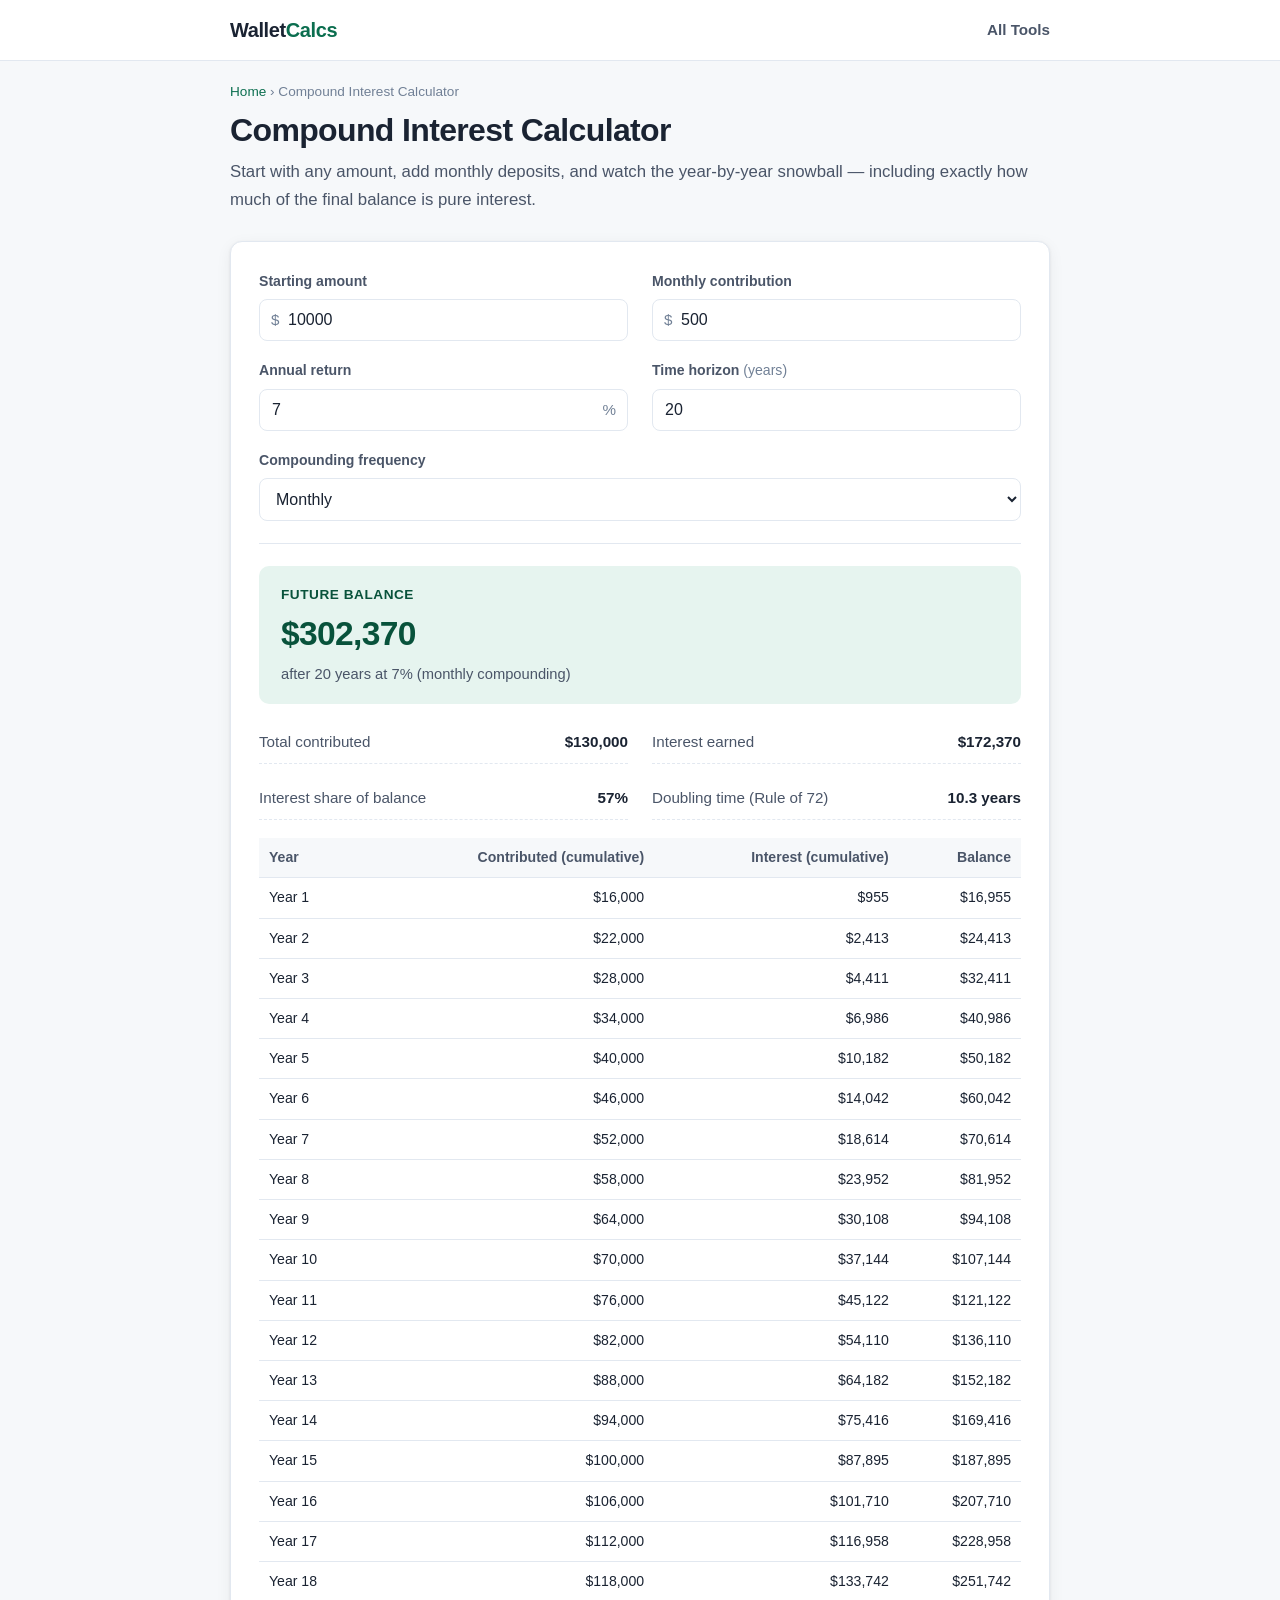
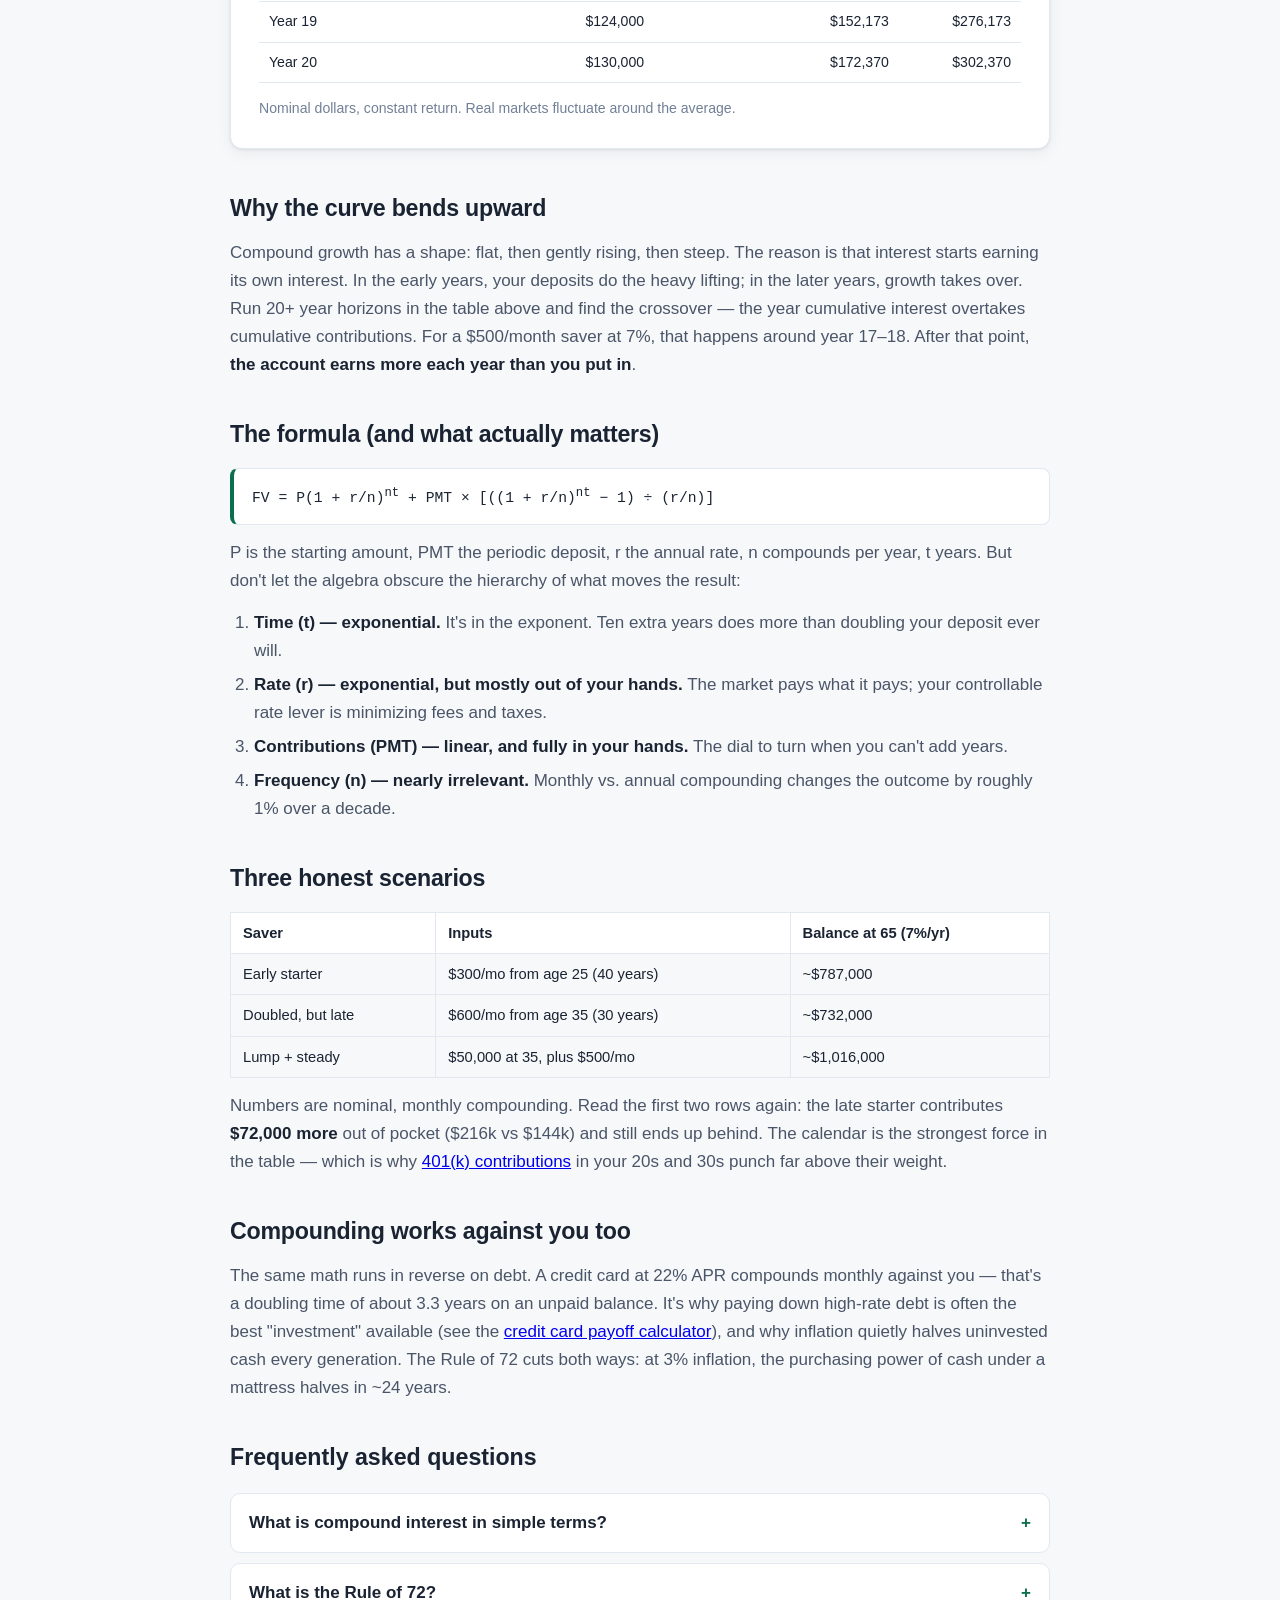
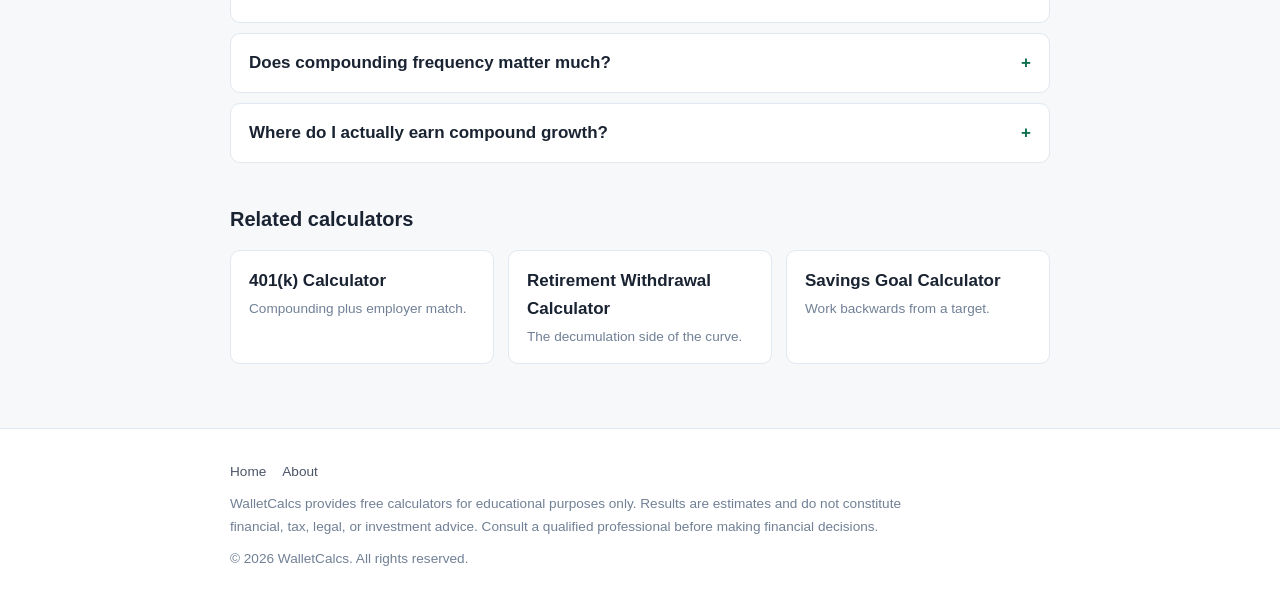
<file: tools/compound-interest-calculator/index.html>
<!DOCTYPE html>
<html lang="en">
<head>
<meta charset="UTF-8">
<meta name="viewport" content="width=device-width, initial-scale=1.0">
<title>Compound Interest Calculator — With Monthly Contributions</title>
<meta name="description" content="Free compound interest calculator with monthly contributions. See exactly how your money grows, year by year, and how much of the final balance is pure interest.">
<link rel="canonical" href="https://walletcalcs.pages.dev/tools/compound-interest-calculator/">
<meta property="og:title" content="Compound Interest Calculator">
<meta property="og:description" content="Watch contributions snowball with monthly compounding and regular deposits.">
<meta property="og:type" content="website">
<meta property="og:url" content="https://walletcalcs.pages.dev/tools/compound-interest-calculator/">
<link rel="stylesheet" href="/css/style.css">
<script type="application/ld+json">
{
  "@context": "https://schema.org",
  "@graph": [
    {
      "@type": "WebApplication",
      "name": "Compound Interest Calculator",
      "url": "https://walletcalcs.pages.dev/tools/compound-interest-calculator/",
      "applicationCategory": "FinanceApplication",
      "operatingSystem": "Any",
      "offers": { "@type": "Offer", "price": "0", "priceCurrency": "USD" },
      "description": "Calculate compound growth of an initial deposit plus monthly contributions, with a year-by-year breakdown."
    },
    {
      "@type": "BreadcrumbList",
      "itemListElement": [
        { "@type": "ListItem", "position": 1, "name": "Home", "item": "https://walletcalcs.pages.dev/" },
        { "@type": "ListItem", "position": 2, "name": "Compound Interest Calculator", "item": "https://walletcalcs.pages.dev/tools/compound-interest-calculator/" }
      ]
    },
    {
      "@type": "FAQPage",
      "mainEntity": [
        {
          "@type": "Question",
          "name": "What is compound interest in simple terms?",
          "acceptedAnswer": { "@type": "Answer", "text": "Compound interest is interest earned on interest. Year one, you earn interest on your deposit. Year two, you earn interest on the deposit plus year one's interest, and so on. The growth curve starts slow and steepens: at 7%, money doubles about every 10 years — so 40 years produces not 4x but roughly 16x." }
        },
        {
          "@type": "Question",
          "name": "What is the Rule of 72?",
          "acceptedAnswer": { "@type": "Answer", "text": "A mental shortcut for doubling time: divide 72 by the annual return to get the years needed to double. At 6%, money doubles in about 12 years; at 9%, about 8 years. It also works in reverse for inflation — at 3% inflation, prices double (and cash halves in value) in about 24 years." }
        },
        {
          "@type": "Question",
          "name": "Does compounding frequency matter much?",
          "acceptedAnswer": { "@type": "Answer", "text": "Less than most people think. $10,000 at 5% for 10 years grows to $16,289 with annual compounding and $16,470 with monthly — about 1% difference in the outcome. The rate, the time horizon, and your contribution amount dominate. Frequency mostly matters for comparing bank APY offers, where the quoted APY already includes it." }
        },
        {
          "@type": "Question",
          "name": "Where do I actually earn compound growth?",
          "acceptedAnswer": { "@type": "Answer", "text": "High-yield savings accounts and CDs compound cash safely at rates that roughly track the Fed. Bonds compound through reinvested coupons. Stocks compound through reinvested dividends and retained earnings — historically the highest long-run rate (~10% nominal) but with deep swings. Tax-advantaged accounts like a 401(k) or IRA supercharge all of these by removing the annual tax drag." }
        }
      ]
    }
  ]
}
</script>
</head>
<body>
<header class="site-header">
  <div class="container">
    <a class="logo" href="/">Wallet<span>Calcs</span></a>
    <nav class="site-nav"><a href="/">All Tools</a></nav>
  </div>
</header>

<main class="container">
  <nav class="breadcrumb"><a href="/">Home</a> › Compound Interest Calculator</nav>
  <h1 class="page-title">Compound Interest Calculator</h1>
  <p class="page-subtitle">Start with any amount, add monthly deposits, and watch the year-by-year snowball — including exactly how much of the final balance is pure interest.</p>

  <div class="calc-card">
    <form id="calcForm" autocomplete="off">
      <div class="calc-grid">
        <div class="field">
          <label for="principal">Starting amount</label>
          <div class="input-wrap"><span class="prefix">$</span><input type="number" id="principal" value="10000" min="0" step="500"></div>
        </div>
        <div class="field">
          <label for="monthly">Monthly contribution</label>
          <div class="input-wrap"><span class="prefix">$</span><input type="number" id="monthly" value="500" min="0" step="50"></div>
        </div>
        <div class="field">
          <label for="rate">Annual return</label>
          <div class="input-wrap"><span class="suffix">%</span><input type="number" id="rate" value="7" min="0" max="20" step="0.25"></div>
        </div>
        <div class="field">
          <label for="years">Time horizon <span class="hint">(years)</span></label>
          <div class="input-wrap"><input type="number" id="years" value="20" min="1" max="60" step="1"></div>
        </div>
        <div class="field full">
          <label for="freq">Compounding frequency</label>
          <select id="freq">
            <option value="12" selected>Monthly</option>
            <option value="4">Quarterly</option>
            <option value="1">Annually</option>
          </select>
        </div>
      </div>
    </form>

    <div class="results">
      <div class="result-hero">
        <div class="label">Future balance</div>
        <div class="value" id="final">—</div>
        <div class="sub" id="finalSub"></div>
      </div>
      <div class="result-rows">
        <div class="result-row"><span class="k">Total contributed</span><span class="v" id="contributed">—</span></div>
        <div class="result-row"><span class="k">Interest earned</span><span class="v" id="interest">—</span></div>
        <div class="result-row"><span class="k">Interest share of balance</span><span class="v" id="interestShare">—</span></div>
        <div class="result-row"><span class="k">Doubling time (Rule of 72)</span><span class="v" id="doubling">—</span></div>
      </div>
      <div class="table-wrap">
        <table class="data">
          <thead><tr><th>Year</th><th>Contributed (cumulative)</th><th>Interest (cumulative)</th><th>Balance</th></tr></thead>
          <tbody id="schedule"></tbody>
        </table>
      </div>
      <p class="result-note">Nominal dollars, constant return. Real markets fluctuate around the average.</p>
    </div>
  </div>

  <div class="ad-slot"></div>

  <article class="content">
    <h2>Why the curve bends upward</h2>
    <p>Compound growth has a shape: flat, then gently rising, then steep. The reason is that interest starts earning its own interest. In the early years, your deposits do the heavy lifting; in the later years, growth takes over. Run 20+ year horizons in the table above and find the crossover — the year cumulative interest overtakes cumulative contributions. For a $500/month saver at 7%, that happens around year 17–18. After that point, <strong>the account earns more each year than you put in</strong>.</p>

    <h2>The formula (and what actually matters)</h2>
    <div class="formula">FV = P(1 + r/n)<sup>nt</sup> + PMT × [((1 + r/n)<sup>nt</sup> − 1) ÷ (r/n)]</div>
    <p>P is the starting amount, PMT the periodic deposit, r the annual rate, n compounds per year, t years. But don't let the algebra obscure the hierarchy of what moves the result:</p>
    <ol>
      <li><strong>Time (t) — exponential.</strong> It's in the exponent. Ten extra years does more than doubling your deposit ever will.</li>
      <li><strong>Rate (r) — exponential, but mostly out of your hands.</strong> The market pays what it pays; your controllable rate lever is minimizing fees and taxes.</li>
      <li><strong>Contributions (PMT) — linear, and fully in your hands.</strong> The dial to turn when you can't add years.</li>
      <li><strong>Frequency (n) — nearly irrelevant.</strong> Monthly vs. annual compounding changes the outcome by roughly 1% over a decade.</li>
    </ol>

    <h2>Three honest scenarios</h2>
    <table>
      <tr><th>Saver</th><th>Inputs</th><th>Balance at 65 (7%/yr)</th></tr>
      <tr><td>Early starter</td><td>$300/mo from age 25 (40 years)</td><td>~$787,000</td></tr>
      <tr><td>Doubled, but late</td><td>$600/mo from age 35 (30 years)</td><td>~$732,000</td></tr>
      <tr><td>Lump + steady</td><td>$50,000 at 35, plus $500/mo</td><td>~$1,016,000</td></tr>
    </table>
    <p>Numbers are nominal, monthly compounding. Read the first two rows again: the late starter contributes <strong>$72,000 more</strong> out of pocket ($216k vs $144k) and still ends up behind. The calendar is the strongest force in the table — which is why <a href="/tools/401k-calculator/">401(k) contributions</a> in your 20s and 30s punch far above their weight.</p>

    <h2>Compounding works against you too</h2>
    <p>The same math runs in reverse on debt. A credit card at 22% APR compounds monthly against you — that's a doubling time of about 3.3 years on an unpaid balance. It's why paying down high-rate debt is often the best "investment" available (see the <a href="/tools/credit-card-payoff-calculator/">credit card payoff calculator</a>), and why inflation quietly halves uninvested cash every generation. The Rule of 72 cuts both ways: at 3% inflation, the purchasing power of cash under a mattress halves in ~24 years.</p>
  </article>

  <section class="faq">
    <h2>Frequently asked questions</h2>
    <details>
      <summary>What is compound interest in simple terms?</summary>
      <div class="faq-a">Interest earned on interest. Each year's growth joins the principal and earns its own growth. At 7%, money doubles about every 10 years — so 40 years produces roughly 16x, not 4x.</div>
    </details>
    <details>
      <summary>What is the Rule of 72?</summary>
      <div class="faq-a">Divide 72 by the annual return to estimate doubling time: 12 years at 6%, 8 years at 9%. It works for inflation too — at 3%, prices double in about 24 years.</div>
    </details>
    <details>
      <summary>Does compounding frequency matter much?</summary>
      <div class="faq-a">Barely. Monthly vs. annual compounding on $10,000 at 5% over 10 years differs by about 1%. Rate, time, and contributions dominate; frequency mainly matters when comparing bank APY quotes.</div>
    </details>
    <details>
      <summary>Where do I actually earn compound growth?</summary>
      <div class="faq-a">Savings accounts and CDs (safe, moderate), bonds (reinvested coupons), and stocks (reinvested dividends and retained earnings — highest long-run rate, biggest swings). Tax-advantaged accounts amplify all of them by removing annual tax drag.</div>
    </details>
  </section>

  <section class="related">
    <h2>Related calculators</h2>
    <div class="tool-grid">
      <a class="tool-card" href="/tools/401k-calculator/"><div class="t">401(k) Calculator</div><div class="d">Compounding plus employer match.</div></a>
      <a class="tool-card" href="/tools/retirement-withdrawal-calculator/"><div class="t">Retirement Withdrawal Calculator</div><div class="d">The decumulation side of the curve.</div></a>
      <a class="tool-card" href="/tools/savings-goal-calculator/"><div class="t">Savings Goal Calculator</div><div class="d">Work backwards from a target.</div></a>
    </div>
  </section>
</main>

<footer class="site-footer">
  <div class="container">
    <div><a href="/">Home</a><a href="/about/">About</a></div>
    <div class="disclaimer">WalletCalcs provides free calculators for educational purposes only. Results are estimates and do not constitute financial, tax, legal, or investment advice. Consult a qualified professional before making financial decisions.</div>
    <div>© 2026 WalletCalcs. All rights reserved.</div>
  </div>
</footer>

<script src="/js/calc.js"></script>
<script>
function calc() {
  const principal = num("principal");
  const monthly = num("monthly");
  const rate = num("rate");
  const years = num("years");
  const n = num("freq", 12); // compounds per year
  if (years <= 0) return;

  const periodsPerYear = 12; // deposits are monthly regardless of compounding
  let bal = principal, contributed = principal, interest = 0;
  const rows = [];
  // simulate monthly; apply compounding at the chosen frequency
  const monthsPerCompound = 12 / n;
  let accrualBase = 0, monthCount = 0;
  const periodRate = rate / 100 / n;

  for (let y = 1; y <= years; y++) {
    for (let m = 1; m <= 12; m++) {
      bal += monthly;
      contributed += monthly;
      monthCount++;
      if (monthCount % monthsPerCompound === 0) {
        const gain = bal * periodRate;
        bal += gain;
        interest += gain;
      }
    }
    if (y <= 40 || y === years) rows.push({ year: y, contributed, interest, balance: bal });
  }

  $("final").textContent = fmtUSD(bal);
  $("finalSub").textContent = "after " + years + " years at " + rate + "% (" + $("freq").options[$("freq").selectedIndex].text.toLowerCase() + " compounding)";
  $("contributed").textContent = fmtUSD(contributed);
  $("interest").textContent = fmtUSD(interest);
  $("interestShare").textContent = bal > 0 ? fmtPct(interest / bal * 100, 0) : "—";
  $("doubling").textContent = rate > 0 ? (72 / rate).toFixed(1) + " years" : "—";

  $("schedule").innerHTML = rows.map((r) =>
    "<tr><td>Year " + r.year + "</td><td>" + fmtUSD(r.contributed) + "</td><td>" + fmtUSD(r.interest) + "</td><td>" + fmtUSD(r.balance) + "</td></tr>"
  ).join("");
}
liveCalc("calcForm", calc);
</script>
</body>
</html>
</file>
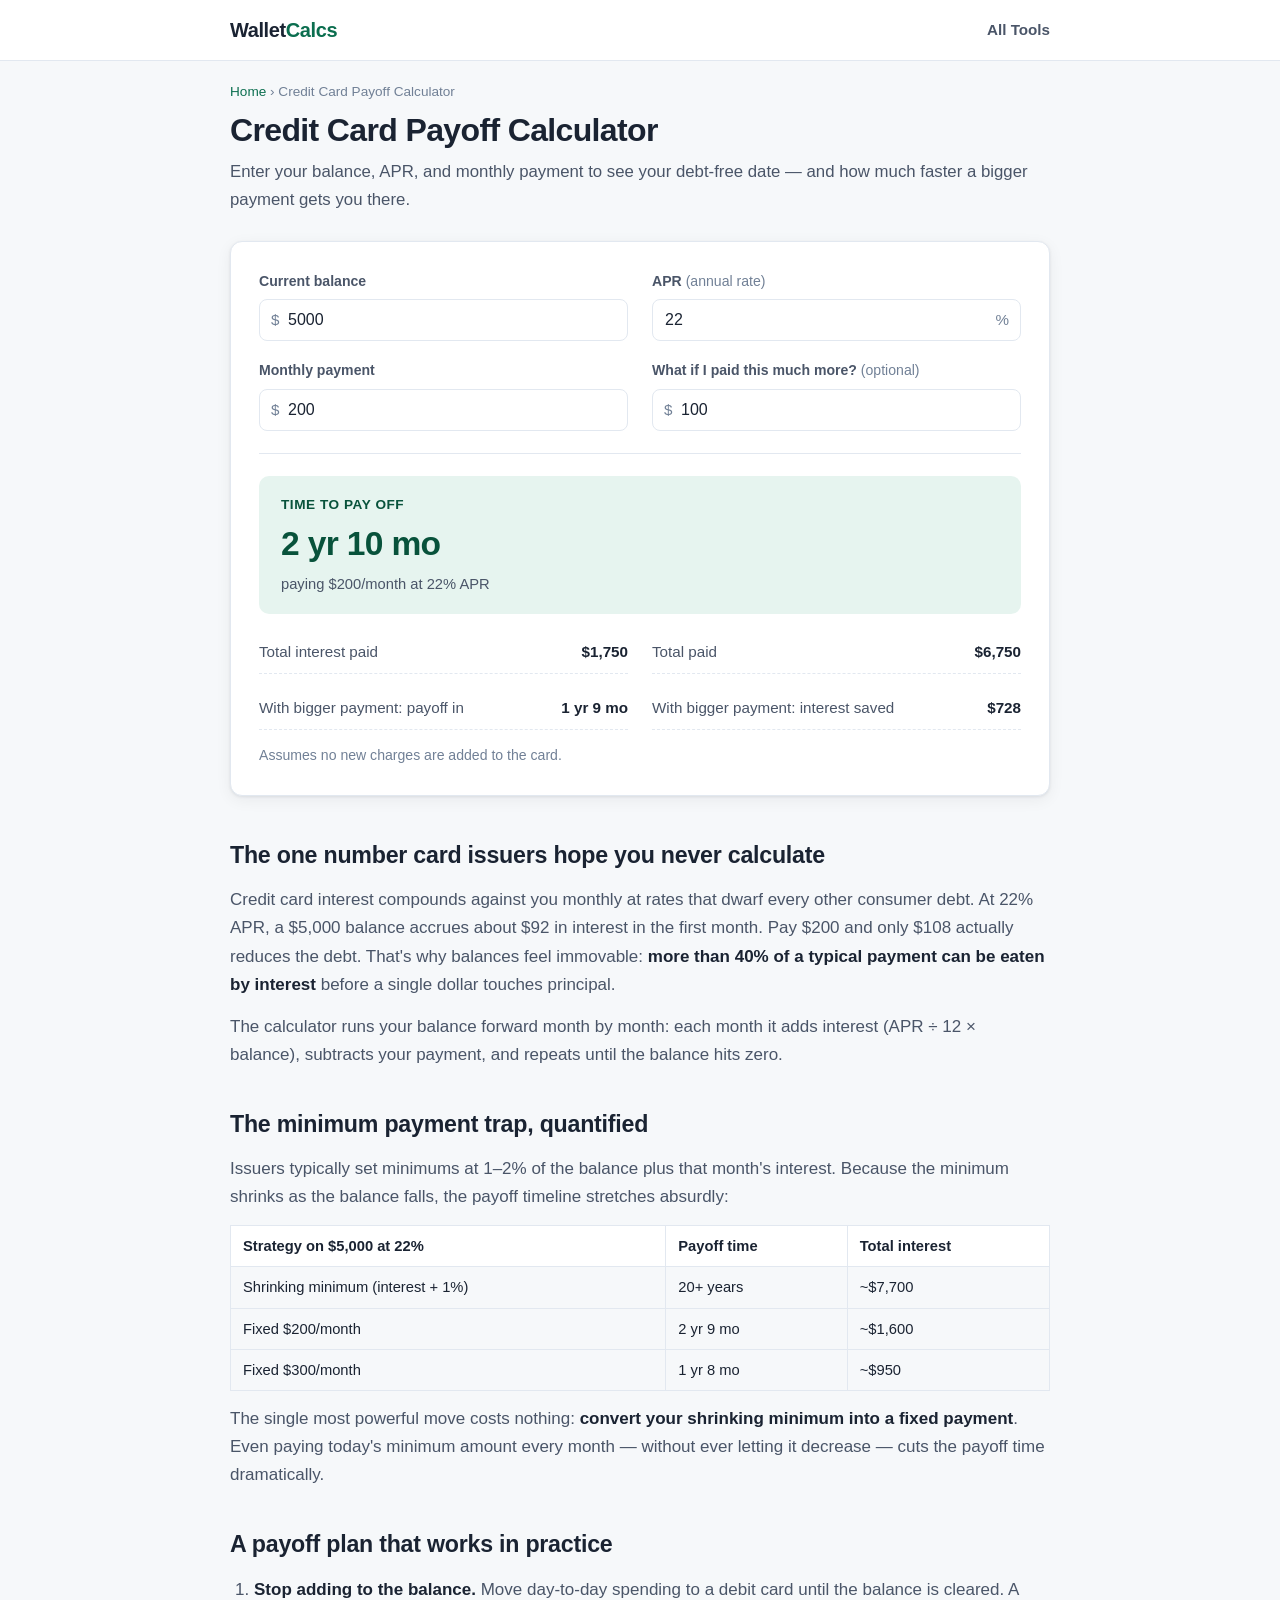
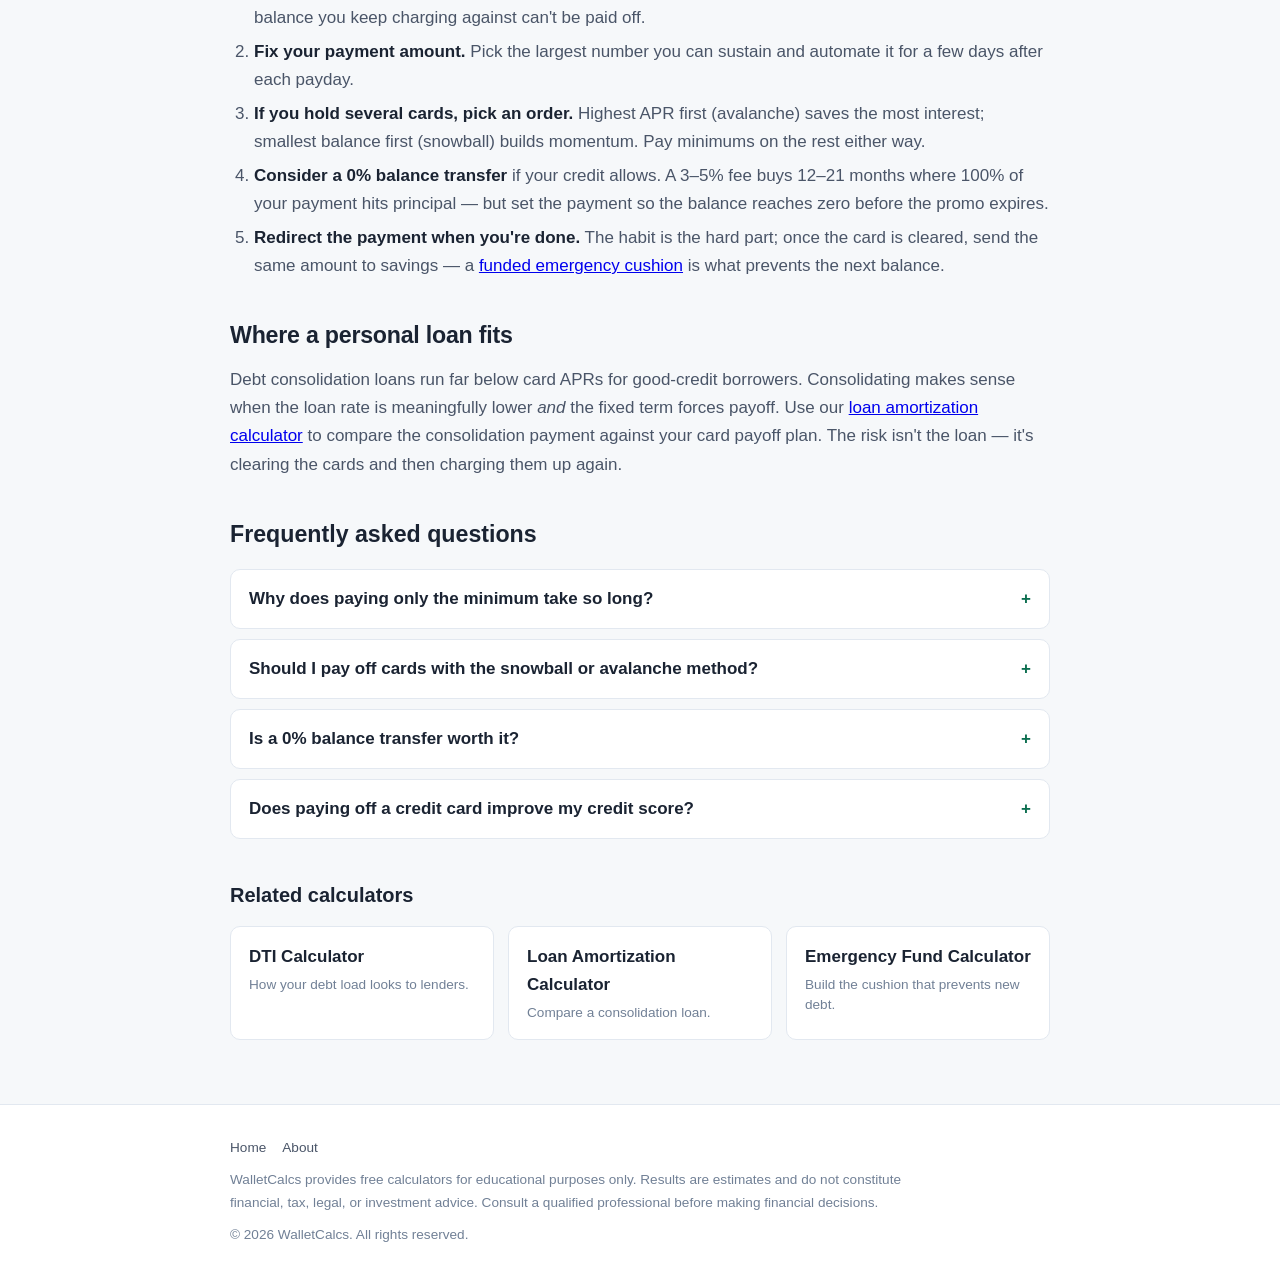
<file: tools/credit-card-payoff-calculator/index.html>
<!DOCTYPE html>
<html lang="en">
<head>
<meta charset="UTF-8">
<meta name="viewport" content="width=device-width, initial-scale=1.0">
<title>Credit Card Payoff Calculator — How Fast Can You Be Debt-Free?</title>
<meta name="description" content="Free credit card payoff calculator. See how long your balance will take to pay off, what it costs in interest, and how much a bigger payment speeds things up.">
<link rel="canonical" href="https://walletcalcs.pages.dev/tools/credit-card-payoff-calculator/">
<meta property="og:title" content="Credit Card Payoff Calculator">
<meta property="og:description" content="How long until you're free of the balance — and what minimum payments really cost.">
<meta property="og:type" content="website">
<meta property="og:url" content="https://walletcalcs.pages.dev/tools/credit-card-payoff-calculator/">
<link rel="stylesheet" href="/css/style.css">
<script type="application/ld+json">
{
  "@context": "https://schema.org",
  "@graph": [
    {
      "@type": "WebApplication",
      "name": "Credit Card Payoff Calculator",
      "url": "https://walletcalcs.pages.dev/tools/credit-card-payoff-calculator/",
      "applicationCategory": "FinanceApplication",
      "operatingSystem": "Any",
      "offers": { "@type": "Offer", "price": "0", "priceCurrency": "USD" },
      "description": "Calculate how long a credit card balance takes to pay off at a given monthly payment, and the total interest cost."
    },
    {
      "@type": "BreadcrumbList",
      "itemListElement": [
        { "@type": "ListItem", "position": 1, "name": "Home", "item": "https://walletcalcs.pages.dev/" },
        { "@type": "ListItem", "position": 2, "name": "Credit Card Payoff Calculator", "item": "https://walletcalcs.pages.dev/tools/credit-card-payoff-calculator/" }
      ]
    },
    {
      "@type": "FAQPage",
      "mainEntity": [
        {
          "@type": "Question",
          "name": "Why does paying only the minimum take so long?",
          "acceptedAnswer": { "@type": "Answer", "text": "Minimum payments are typically set at 1–3% of the balance plus interest, and they shrink as the balance shrinks. Because the payment falls along with the balance, the payoff stretches for decades. A $5,000 balance at 22% APR paid with typical minimums can take over 15 years and cost more in interest than the original balance. Paying a fixed amount instead of the shrinking minimum breaks that pattern." }
        },
        {
          "@type": "Question",
          "name": "Should I pay off cards with the snowball or avalanche method?",
          "acceptedAnswer": { "@type": "Answer", "text": "Avalanche (highest APR first) is mathematically optimal and minimizes total interest. Snowball (smallest balance first) gives quicker psychological wins that help many people stay on track. The interest difference is often modest; the best method is the one you'll actually stick with. Either way, pay minimums on all cards and send every extra dollar to the one target card." }
        },
        {
          "@type": "Question",
          "name": "Is a 0% balance transfer worth it?",
          "acceptedAnswer": { "@type": "Answer", "text": "Often yes, if you have the credit score to qualify and a real payoff plan. A typical offer is 0% APR for 12–21 months with a 3–5% transfer fee. On a $6,000 balance, a 3% fee ($180) is far less than a year of interest at 22% (about $1,200). The trap: if you don't clear the balance before the promo ends, the regular APR applies to what's left — treat the promo period as a deadline." }
        },
        {
          "@type": "Question",
          "name": "Does paying off a credit card improve my credit score?",
          "acceptedAnswer": { "@type": "Answer", "text": "Usually, and often quickly. Credit utilization — your balances relative to limits — is a major scoring factor, and unlike late payments it has no memory: when utilization drops, scores typically respond within one or two statement cycles. Keep the paid-off card open; closing it reduces your available credit and can raise utilization on remaining cards." }
        }
      ]
    }
  ]
}
</script>
</head>
<body>
<header class="site-header">
  <div class="container">
    <a class="logo" href="/">Wallet<span>Calcs</span></a>
    <nav class="site-nav"><a href="/">All Tools</a></nav>
  </div>
</header>

<main class="container">
  <nav class="breadcrumb"><a href="/">Home</a> › Credit Card Payoff Calculator</nav>
  <h1 class="page-title">Credit Card Payoff Calculator</h1>
  <p class="page-subtitle">Enter your balance, APR, and monthly payment to see your debt-free date — and how much faster a bigger payment gets you there.</p>

  <div class="calc-card">
    <form id="calcForm" autocomplete="off">
      <div class="calc-grid">
        <div class="field">
          <label for="balance">Current balance</label>
          <div class="input-wrap"><span class="prefix">$</span><input type="number" id="balance" value="5000" min="0" step="100"></div>
        </div>
        <div class="field">
          <label for="apr">APR <span class="hint">(annual rate)</span></label>
          <div class="input-wrap"><span class="suffix">%</span><input type="number" id="apr" value="22" min="0" max="40" step="0.1"></div>
        </div>
        <div class="field">
          <label for="payment">Monthly payment</label>
          <div class="input-wrap"><span class="prefix">$</span><input type="number" id="payment" value="200" min="0" step="10"></div>
        </div>
        <div class="field">
          <label for="boost">What if I paid this much more? <span class="hint">(optional)</span></label>
          <div class="input-wrap"><span class="prefix">$</span><input type="number" id="boost" value="100" min="0" step="10"></div>
        </div>
      </div>
    </form>

    <div class="results">
      <div class="result-hero">
        <div class="label">Time to pay off</div>
        <div class="value" id="months">—</div>
        <div class="sub" id="monthsSub"></div>
      </div>
      <div class="result-rows">
        <div class="result-row"><span class="k">Total interest paid</span><span class="v" id="interest">—</span></div>
        <div class="result-row"><span class="k">Total paid</span><span class="v" id="total">—</span></div>
        <div class="result-row"><span class="k">With bigger payment: payoff in</span><span class="v" id="boostMonths">—</span></div>
        <div class="result-row"><span class="k">With bigger payment: interest saved</span><span class="v" id="boostSaved">—</span></div>
      </div>
      <p class="result-note" id="warn"></p>
    </div>
  </div>

  <div class="ad-slot"></div>

  <article class="content">
    <h2>The one number card issuers hope you never calculate</h2>
    <p>Credit card interest compounds against you monthly at rates that dwarf every other consumer debt. At 22% APR, a $5,000 balance accrues about $92 in interest in the first month. Pay $200 and only $108 actually reduces the debt. That's why balances feel immovable: <strong>more than 40% of a typical payment can be eaten by interest</strong> before a single dollar touches principal.</p>
    <p>The calculator runs your balance forward month by month: each month it adds interest (APR ÷ 12 × balance), subtracts your payment, and repeats until the balance hits zero.</p>

    <h2>The minimum payment trap, quantified</h2>
    <p>Issuers typically set minimums at 1–2% of the balance plus that month's interest. Because the minimum shrinks as the balance falls, the payoff timeline stretches absurdly:</p>
    <table>
      <tr><th>Strategy on $5,000 at 22%</th><th>Payoff time</th><th>Total interest</th></tr>
      <tr><td>Shrinking minimum (interest + 1%)</td><td>20+ years</td><td>~$7,700</td></tr>
      <tr><td>Fixed $200/month</td><td>2 yr 9 mo</td><td>~$1,600</td></tr>
      <tr><td>Fixed $300/month</td><td>1 yr 8 mo</td><td>~$950</td></tr>
    </table>
    <p>The single most powerful move costs nothing: <strong>convert your shrinking minimum into a fixed payment</strong>. Even paying today's minimum amount every month — without ever letting it decrease — cuts the payoff time dramatically.</p>

    <h2>A payoff plan that works in practice</h2>
    <ol>
      <li><strong>Stop adding to the balance.</strong> Move day-to-day spending to a debit card until the balance is cleared. A balance you keep charging against can't be paid off.</li>
      <li><strong>Fix your payment amount.</strong> Pick the largest number you can sustain and automate it for a few days after each payday.</li>
      <li><strong>If you hold several cards, pick an order.</strong> Highest APR first (avalanche) saves the most interest; smallest balance first (snowball) builds momentum. Pay minimums on the rest either way.</li>
      <li><strong>Consider a 0% balance transfer</strong> if your credit allows. A 3–5% fee buys 12–21 months where 100% of your payment hits principal — but set the payment so the balance reaches zero before the promo expires.</li>
      <li><strong>Redirect the payment when you're done.</strong> The habit is the hard part; once the card is cleared, send the same amount to savings — a <a href="/tools/emergency-fund-calculator/">funded emergency cushion</a> is what prevents the next balance.</li>
    </ol>

    <h2>Where a personal loan fits</h2>
    <p>Debt consolidation loans run far below card APRs for good-credit borrowers. Consolidating makes sense when the loan rate is meaningfully lower <em>and</em> the fixed term forces payoff. Use our <a href="/tools/loan-amortization-calculator/">loan amortization calculator</a> to compare the consolidation payment against your card payoff plan. The risk isn't the loan — it's clearing the cards and then charging them up again.</p>
  </article>

  <section class="faq">
    <h2>Frequently asked questions</h2>
    <details>
      <summary>Why does paying only the minimum take so long?</summary>
      <div class="faq-a">Minimums are set at roughly 1–3% of the balance plus interest and shrink as the balance shrinks, stretching payoff over decades. A $5,000 balance at 22% APR on typical minimums can take 15–20+ years. Paying a fixed amount instead breaks the pattern.</div>
    </details>
    <details>
      <summary>Should I pay off cards with the snowball or avalanche method?</summary>
      <div class="faq-a">Avalanche (highest APR first) minimizes total interest; snowball (smallest balance first) gives faster wins that keep people motivated. The difference is often modest — pick the one you'll stick with and funnel every extra dollar to one target card.</div>
    </details>
    <details>
      <summary>Is a 0% balance transfer worth it?</summary>
      <div class="faq-a">Often yes: a 3–5% transfer fee is usually far cheaper than a year of 22% interest. The trap is not clearing the balance before the promo period (12–21 months) ends — set your monthly payment so it hits zero in time.</div>
    </details>
    <details>
      <summary>Does paying off a credit card improve my credit score?</summary>
      <div class="faq-a">Usually, and within one or two statement cycles, because utilization (balances ÷ limits) is a major factor with no memory. Keep the paid-off card open to preserve your available credit.</div>
    </details>
  </section>

  <section class="related">
    <h2>Related calculators</h2>
    <div class="tool-grid">
      <a class="tool-card" href="/tools/dti-calculator/"><div class="t">DTI Calculator</div><div class="d">How your debt load looks to lenders.</div></a>
      <a class="tool-card" href="/tools/loan-amortization-calculator/"><div class="t">Loan Amortization Calculator</div><div class="d">Compare a consolidation loan.</div></a>
      <a class="tool-card" href="/tools/emergency-fund-calculator/"><div class="t">Emergency Fund Calculator</div><div class="d">Build the cushion that prevents new debt.</div></a>
    </div>
  </section>
</main>

<footer class="site-footer">
  <div class="container">
    <div><a href="/">Home</a><a href="/about/">About</a></div>
    <div class="disclaimer">WalletCalcs provides free calculators for educational purposes only. Results are estimates and do not constitute financial, tax, legal, or investment advice. Consult a qualified professional before making financial decisions.</div>
    <div>© 2026 WalletCalcs. All rights reserved.</div>
  </div>
</footer>

<script src="/js/calc.js"></script>
<script>
function payoff(balance, apr, payment) {
  const r = apr / 100 / 12;
  let bal = balance, interest = 0, m = 0;
  if (payment <= bal * r) return { months: Infinity, interest: Infinity };
  while (bal > 0.005 && m < 1200) {
    m++;
    const i = bal * r;
    interest += i;
    bal = bal + i - payment;
  }
  return { months: m, interest };
}

function calc() {
  const balance = num("balance");
  const apr = num("apr");
  const payment = num("payment");
  const boost = num("boost");
  if (balance <= 0 || payment <= 0) return;

  const base = payoff(balance, apr, payment);
  const warnEl = $("warn");

  if (!isFinite(base.months)) {
    $("months").textContent = "Never";
    $("monthsSub").textContent = "";
    $("interest").textContent = "—";
    $("total").textContent = "—";
    warnEl.textContent = "Your payment doesn't cover the monthly interest (" + fmtUSD2(balance * apr / 1200) + "), so the balance grows instead of shrinking. Increase the payment above that amount.";
  } else {
    $("months").textContent = fmtMonths(base.months);
    $("monthsSub").textContent = "paying " + fmtUSD(payment) + "/month at " + apr + "% APR";
    $("interest").textContent = fmtUSD(base.interest);
    $("total").textContent = fmtUSD(balance + base.interest);
    warnEl.textContent = "Assumes no new charges are added to the card.";
  }

  if (boost > 0) {
    const b = payoff(balance, apr, payment + boost);
    $("boostMonths").textContent = isFinite(b.months) ? fmtMonths(b.months) : "—";
    $("boostSaved").textContent = (isFinite(base.interest) && isFinite(b.interest)) ? fmtUSD(base.interest - b.interest) : "—";
  } else {
    $("boostMonths").textContent = "—";
    $("boostSaved").textContent = "—";
  }
}
liveCalc("calcForm", calc);
</script>
</body>
</html>
</file>
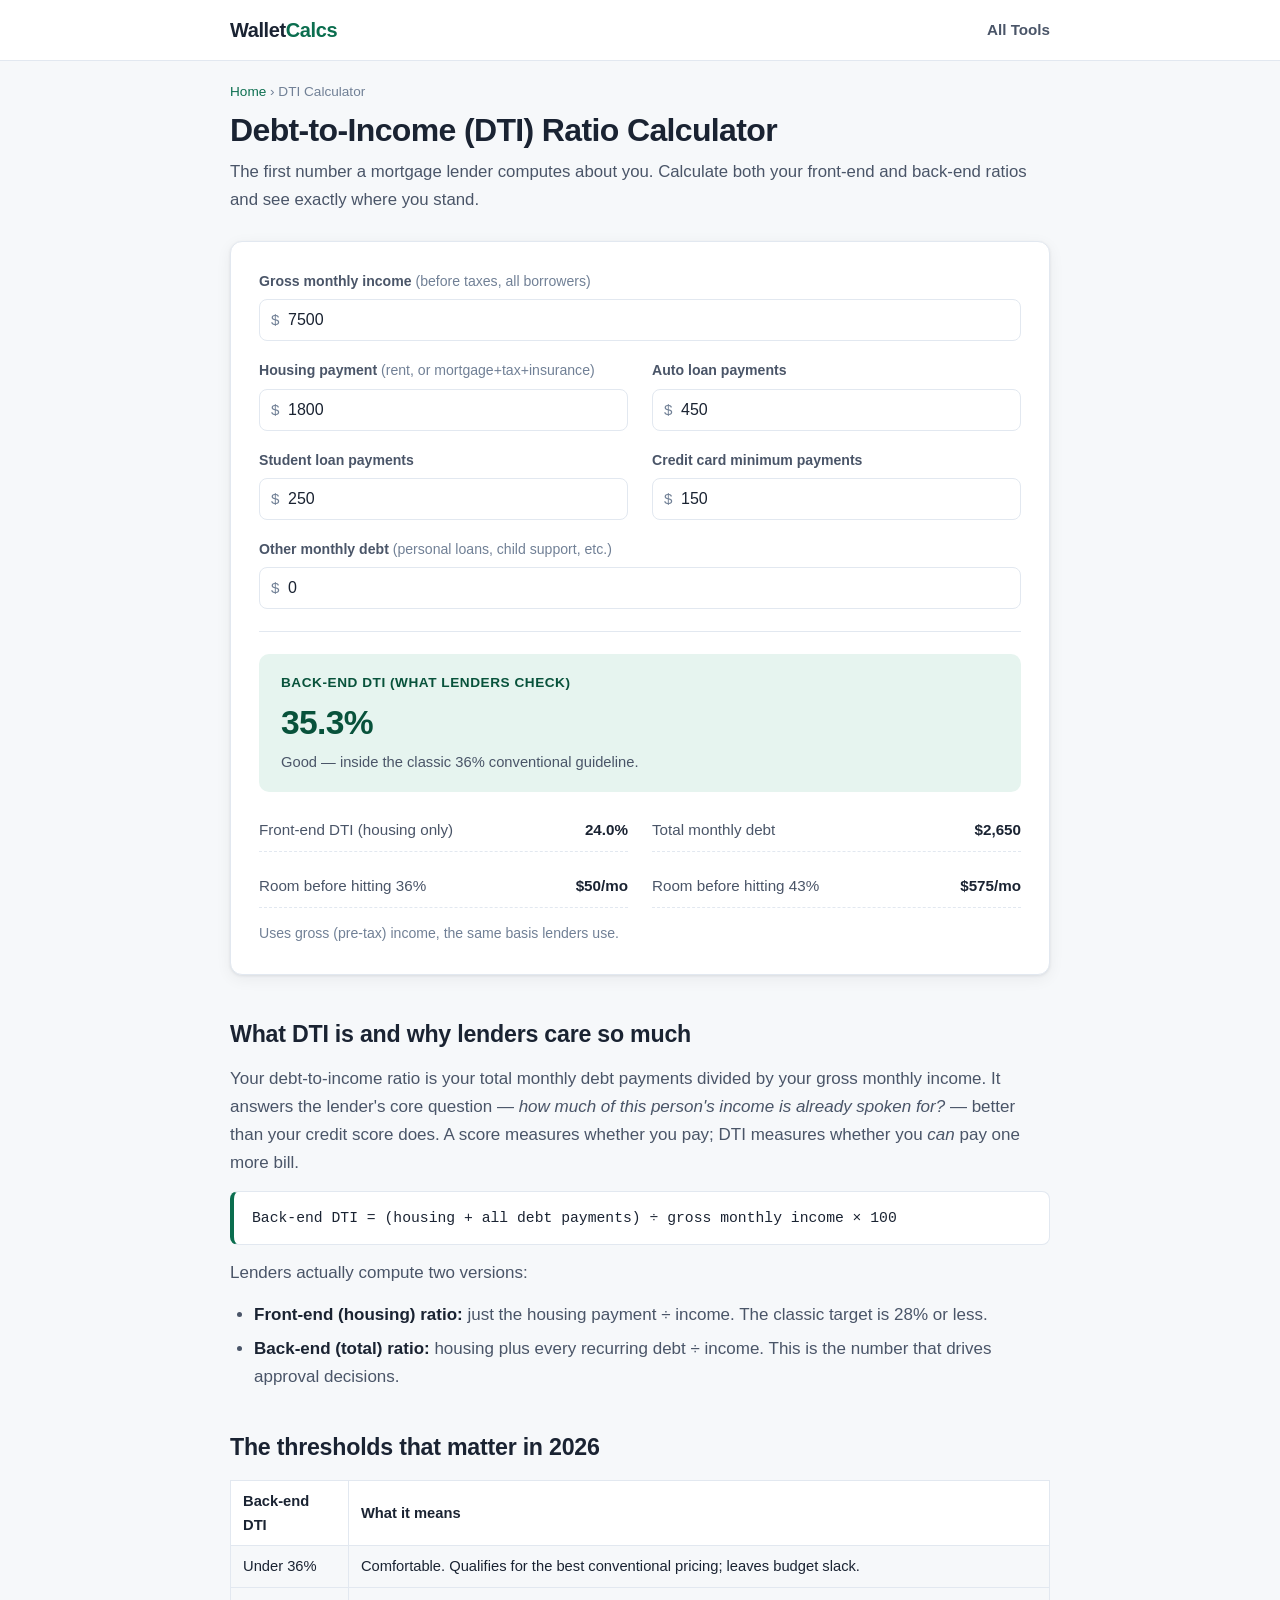
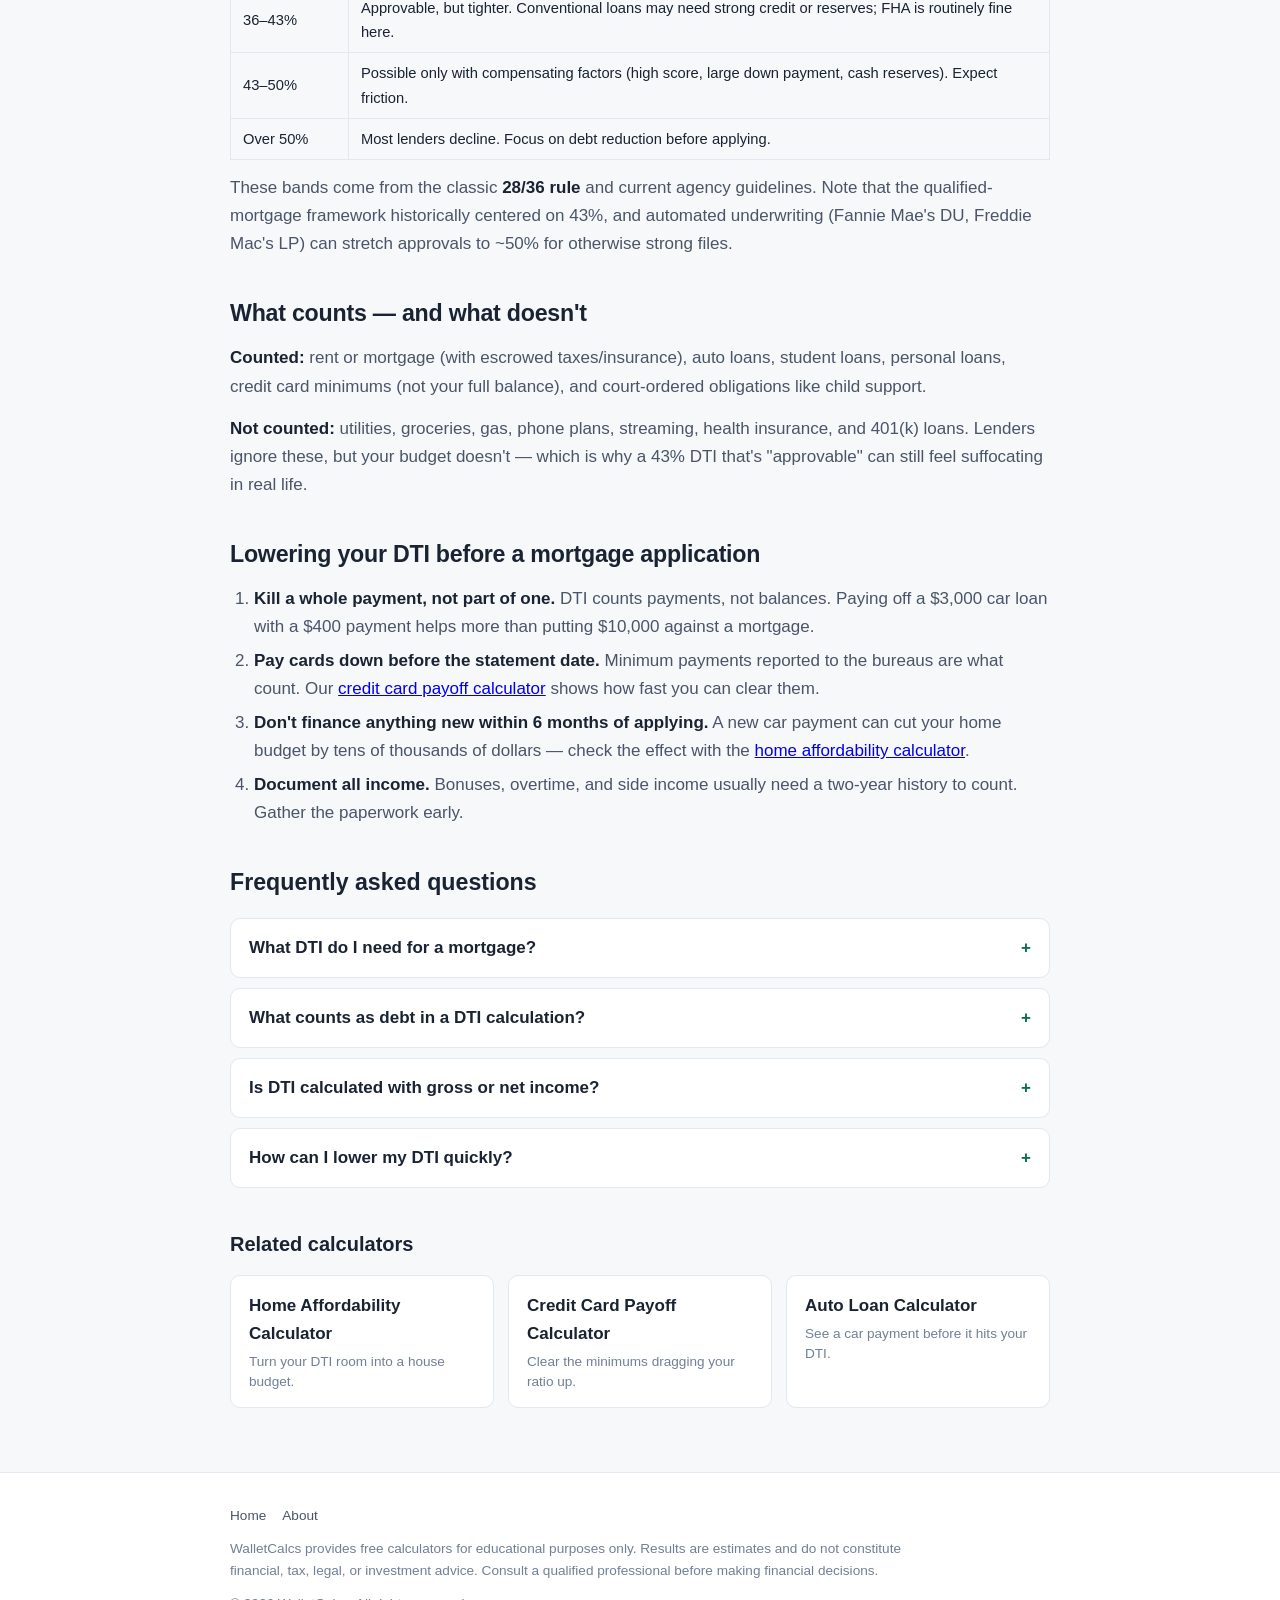
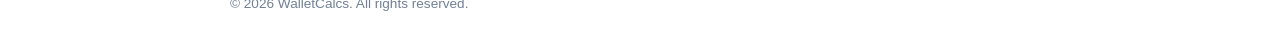
<file: tools/dti-calculator/index.html>
<!DOCTYPE html>
<html lang="en">
<head>
<meta charset="UTF-8">
<meta name="viewport" content="width=device-width, initial-scale=1.0">
<title>Debt-to-Income (DTI) Ratio Calculator — Where Do You Stand With Lenders?</title>
<meta name="description" content="Free DTI calculator. Compute your front-end and back-end debt-to-income ratios the way mortgage lenders do, and see what the thresholds mean for approval.">
<link rel="canonical" href="https://walletcalcs.pages.dev/tools/dti-calculator/">
<meta property="og:title" content="Debt-to-Income (DTI) Calculator">
<meta property="og:description" content="Calculate the ratio lenders check first — and see where you stand.">
<meta property="og:type" content="website">
<meta property="og:url" content="https://walletcalcs.pages.dev/tools/dti-calculator/">
<link rel="stylesheet" href="/css/style.css">
<script type="application/ld+json">
{
  "@context": "https://schema.org",
  "@graph": [
    {
      "@type": "WebApplication",
      "name": "Debt-to-Income (DTI) Calculator",
      "url": "https://walletcalcs.pages.dev/tools/dti-calculator/",
      "applicationCategory": "FinanceApplication",
      "operatingSystem": "Any",
      "offers": { "@type": "Offer", "price": "0", "priceCurrency": "USD" },
      "description": "Calculate front-end and back-end debt-to-income ratios used by mortgage lenders."
    },
    {
      "@type": "BreadcrumbList",
      "itemListElement": [
        { "@type": "ListItem", "position": 1, "name": "Home", "item": "https://walletcalcs.pages.dev/" },
        { "@type": "ListItem", "position": 2, "name": "DTI Calculator", "item": "https://walletcalcs.pages.dev/tools/dti-calculator/" }
      ]
    },
    {
      "@type": "FAQPage",
      "mainEntity": [
        {
          "@type": "Question",
          "name": "What DTI do I need for a mortgage?",
          "acceptedAnswer": { "@type": "Answer", "text": "Conventional loans generally want a back-end DTI of 36% or less, though automated underwriting can approve up to 45–50% with strong credit and reserves. FHA loans commonly allow up to 43% and sometimes higher with compensating factors. Below 36% you're in comfortable territory; 36–43% is approvable but tighter; above 50% most lenders decline." }
        },
        {
          "@type": "Question",
          "name": "What counts as debt in a DTI calculation?",
          "acceptedAnswer": { "@type": "Answer", "text": "Monthly obligations that appear on your credit report: mortgage or rent, auto loans, student loans, personal loans, credit card minimum payments, and court-ordered payments like child support. It does not include utilities, groceries, insurance premiums (except those escrowed in a mortgage payment), phone bills, or subscriptions." }
        },
        {
          "@type": "Question",
          "name": "Is DTI calculated with gross or net income?",
          "acceptedAnswer": { "@type": "Answer", "text": "Gross income — before taxes and deductions. Lenders use gross monthly income from pay stubs, W-2s, or tax returns for the self-employed. This means the ratio looks better on paper than it feels in your budget, which is why staying well below the maximums is wise." }
        },
        {
          "@type": "Question",
          "name": "How can I lower my DTI quickly?",
          "acceptedAnswer": { "@type": "Answer", "text": "Two levers: reduce monthly debt payments or increase documented income. The fastest wins are usually paying off a small loan entirely (removing its whole payment), paying a car loan down enough to refinance the payment lower, or paying credit cards below the reported minimums. Increasing income helps but must usually be documented for two years if it's variable or self-employed income." }
        }
      ]
    }
  ]
}
</script>
</head>
<body>
<header class="site-header">
  <div class="container">
    <a class="logo" href="/">Wallet<span>Calcs</span></a>
    <nav class="site-nav"><a href="/">All Tools</a></nav>
  </div>
</header>

<main class="container">
  <nav class="breadcrumb"><a href="/">Home</a> › DTI Calculator</nav>
  <h1 class="page-title">Debt-to-Income (DTI) Ratio Calculator</h1>
  <p class="page-subtitle">The first number a mortgage lender computes about you. Calculate both your front-end and back-end ratios and see exactly where you stand.</p>

  <div class="calc-card">
    <form id="calcForm" autocomplete="off">
      <div class="calc-grid">
        <div class="field full">
          <label for="income">Gross monthly income <span class="hint">(before taxes, all borrowers)</span></label>
          <div class="input-wrap"><span class="prefix">$</span><input type="number" id="income" value="7500" min="0" step="100"></div>
        </div>
        <div class="field">
          <label for="housing">Housing payment <span class="hint">(rent, or mortgage+tax+insurance)</span></label>
          <div class="input-wrap"><span class="prefix">$</span><input type="number" id="housing" value="1800" min="0" step="50"></div>
        </div>
        <div class="field">
          <label for="auto">Auto loan payments</label>
          <div class="input-wrap"><span class="prefix">$</span><input type="number" id="auto" value="450" min="0" step="25"></div>
        </div>
        <div class="field">
          <label for="student">Student loan payments</label>
          <div class="input-wrap"><span class="prefix">$</span><input type="number" id="student" value="250" min="0" step="25"></div>
        </div>
        <div class="field">
          <label for="cards">Credit card minimum payments</label>
          <div class="input-wrap"><span class="prefix">$</span><input type="number" id="cards" value="150" min="0" step="25"></div>
        </div>
        <div class="field full">
          <label for="other">Other monthly debt <span class="hint">(personal loans, child support, etc.)</span></label>
          <div class="input-wrap"><span class="prefix">$</span><input type="number" id="other" value="0" min="0" step="25"></div>
        </div>
      </div>
    </form>

    <div class="results">
      <div class="result-hero">
        <div class="label">Back-end DTI (what lenders check)</div>
        <div class="value" id="backend">—</div>
        <div class="sub" id="verdict"></div>
      </div>
      <div class="result-rows">
        <div class="result-row"><span class="k">Front-end DTI (housing only)</span><span class="v" id="frontend">—</span></div>
        <div class="result-row"><span class="k">Total monthly debt</span><span class="v" id="totalDebt">—</span></div>
        <div class="result-row"><span class="k">Room before hitting 36%</span><span class="v" id="room36">—</span></div>
        <div class="result-row"><span class="k">Room before hitting 43%</span><span class="v" id="room43">—</span></div>
      </div>
      <p class="result-note">Uses gross (pre-tax) income, the same basis lenders use.</p>
    </div>
  </div>

  <div class="ad-slot"></div>

  <article class="content">
    <h2>What DTI is and why lenders care so much</h2>
    <p>Your debt-to-income ratio is your total monthly debt payments divided by your gross monthly income. It answers the lender's core question — <em>how much of this person's income is already spoken for?</em> — better than your credit score does. A score measures whether you pay; DTI measures whether you <em>can</em> pay one more bill.</p>
    <div class="formula">Back-end DTI = (housing + all debt payments) ÷ gross monthly income × 100</div>
    <p>Lenders actually compute two versions:</p>
    <ul>
      <li><strong>Front-end (housing) ratio:</strong> just the housing payment ÷ income. The classic target is 28% or less.</li>
      <li><strong>Back-end (total) ratio:</strong> housing plus every recurring debt ÷ income. This is the number that drives approval decisions.</li>
    </ul>

    <h2>The thresholds that matter in 2026</h2>
    <table>
      <tr><th>Back-end DTI</th><th>What it means</th></tr>
      <tr><td>Under 36%</td><td>Comfortable. Qualifies for the best conventional pricing; leaves budget slack.</td></tr>
      <tr><td>36–43%</td><td>Approvable, but tighter. Conventional loans may need strong credit or reserves; FHA is routinely fine here.</td></tr>
      <tr><td>43–50%</td><td>Possible only with compensating factors (high score, large down payment, cash reserves). Expect friction.</td></tr>
      <tr><td>Over 50%</td><td>Most lenders decline. Focus on debt reduction before applying.</td></tr>
    </table>
    <p>These bands come from the classic <strong>28/36 rule</strong> and current agency guidelines. Note that the qualified-mortgage framework historically centered on 43%, and automated underwriting (Fannie Mae's DU, Freddie Mac's LP) can stretch approvals to ~50% for otherwise strong files.</p>

    <h2>What counts — and what doesn't</h2>
    <p><strong>Counted:</strong> rent or mortgage (with escrowed taxes/insurance), auto loans, student loans, personal loans, credit card minimums (not your full balance), and court-ordered obligations like child support.</p>
    <p><strong>Not counted:</strong> utilities, groceries, gas, phone plans, streaming, health insurance, and 401(k) loans. Lenders ignore these, but your budget doesn't — which is why a 43% DTI that's "approvable" can still feel suffocating in real life.</p>

    <h2>Lowering your DTI before a mortgage application</h2>
    <ol>
      <li><strong>Kill a whole payment, not part of one.</strong> DTI counts payments, not balances. Paying off a $3,000 car loan with a $400 payment helps more than putting $10,000 against a mortgage.</li>
      <li><strong>Pay cards down before the statement date.</strong> Minimum payments reported to the bureaus are what count. Our <a href="/tools/credit-card-payoff-calculator/">credit card payoff calculator</a> shows how fast you can clear them.</li>
      <li><strong>Don't finance anything new within 6 months of applying.</strong> A new car payment can cut your home budget by tens of thousands of dollars — check the effect with the <a href="/tools/home-affordability-calculator/">home affordability calculator</a>.</li>
      <li><strong>Document all income.</strong> Bonuses, overtime, and side income usually need a two-year history to count. Gather the paperwork early.</li>
    </ol>
  </article>

  <section class="faq">
    <h2>Frequently asked questions</h2>
    <details>
      <summary>What DTI do I need for a mortgage?</summary>
      <div class="faq-a">Conventional loans generally target 36% or less on the back end, with automated approvals possible to 45–50% for strong files. FHA routinely allows up to 43% and sometimes more. Above 50%, most lenders decline.</div>
    </details>
    <details>
      <summary>What counts as debt in a DTI calculation?</summary>
      <div class="faq-a">Recurring obligations on your credit report: housing, auto loans, student loans, personal loans, credit card minimums, and court-ordered payments. Utilities, groceries, insurance, and subscriptions don't count.</div>
    </details>
    <details>
      <summary>Is DTI calculated with gross or net income?</summary>
      <div class="faq-a">Gross (pre-tax) income. That makes the ratio look better on paper than it feels in your actual budget — a good reason to stay well under the maximums.</div>
    </details>
    <details>
      <summary>How can I lower my DTI quickly?</summary>
      <div class="faq-a">Eliminate entire payments (pay off a small loan completely), reduce reported credit card minimums, or refinance a payment lower. New income usually needs a documented history to count.</div>
    </details>
  </section>

  <section class="related">
    <h2>Related calculators</h2>
    <div class="tool-grid">
      <a class="tool-card" href="/tools/home-affordability-calculator/"><div class="t">Home Affordability Calculator</div><div class="d">Turn your DTI room into a house budget.</div></a>
      <a class="tool-card" href="/tools/credit-card-payoff-calculator/"><div class="t">Credit Card Payoff Calculator</div><div class="d">Clear the minimums dragging your ratio up.</div></a>
      <a class="tool-card" href="/tools/auto-loan-calculator/"><div class="t">Auto Loan Calculator</div><div class="d">See a car payment before it hits your DTI.</div></a>
    </div>
  </section>
</main>

<footer class="site-footer">
  <div class="container">
    <div><a href="/">Home</a><a href="/about/">About</a></div>
    <div class="disclaimer">WalletCalcs provides free calculators for educational purposes only. Results are estimates and do not constitute financial, tax, legal, or investment advice. Consult a qualified professional before making financial decisions.</div>
    <div>© 2026 WalletCalcs. All rights reserved.</div>
  </div>
</footer>

<script src="/js/calc.js"></script>
<script>
function calc() {
  const income = num("income");
  const housing = num("housing");
  const debt = num("auto") + num("student") + num("cards") + num("other");
  if (income <= 0) return;

  const front = housing / income * 100;
  const back = (housing + debt) / income * 100;

  $("frontend").textContent = fmtPct(front);
  $("backend").textContent = fmtPct(back);
  $("totalDebt").textContent = fmtUSD(housing + debt);

  const room36 = income * 0.36 - (housing + debt);
  const room43 = income * 0.43 - (housing + debt);
  $("room36").textContent = (room36 >= 0 ? fmtUSD(room36) + "/mo" : fmtUSD(-room36) + "/mo over");
  $("room43").textContent = (room43 >= 0 ? fmtUSD(room43) + "/mo" : fmtUSD(-room43) + "/mo over");

  let verdict;
  if (back < 28) verdict = "Excellent — well inside every lender guideline.";
  else if (back < 36) verdict = "Good — inside the classic 36% conventional guideline.";
  else if (back < 43) verdict = "Caution — approvable, but options narrow. FHA territory.";
  else if (back < 50) verdict = "High — approval needs strong compensating factors.";
  else verdict = "Very high — most lenders will decline at this level.";
  $("verdict").textContent = verdict;
}
liveCalc("calcForm", calc);
</script>
</body>
</html>
</file>
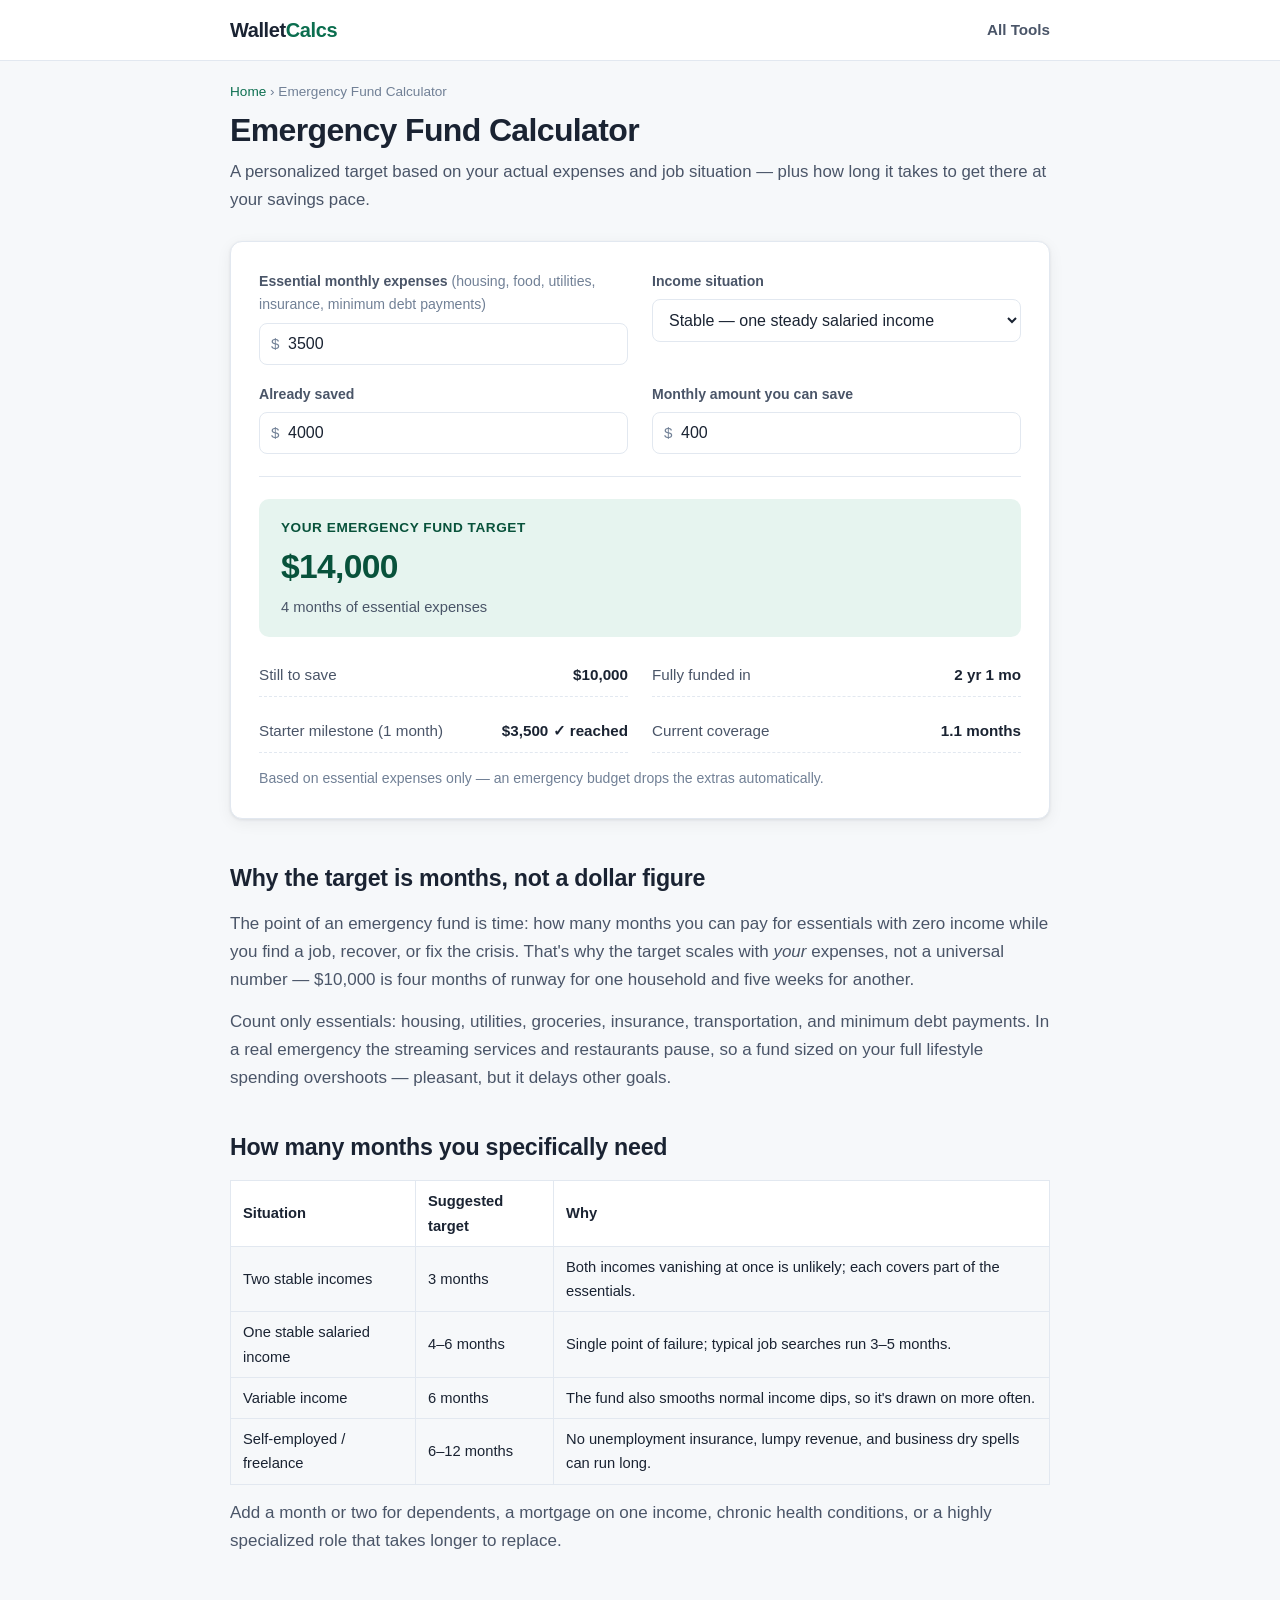
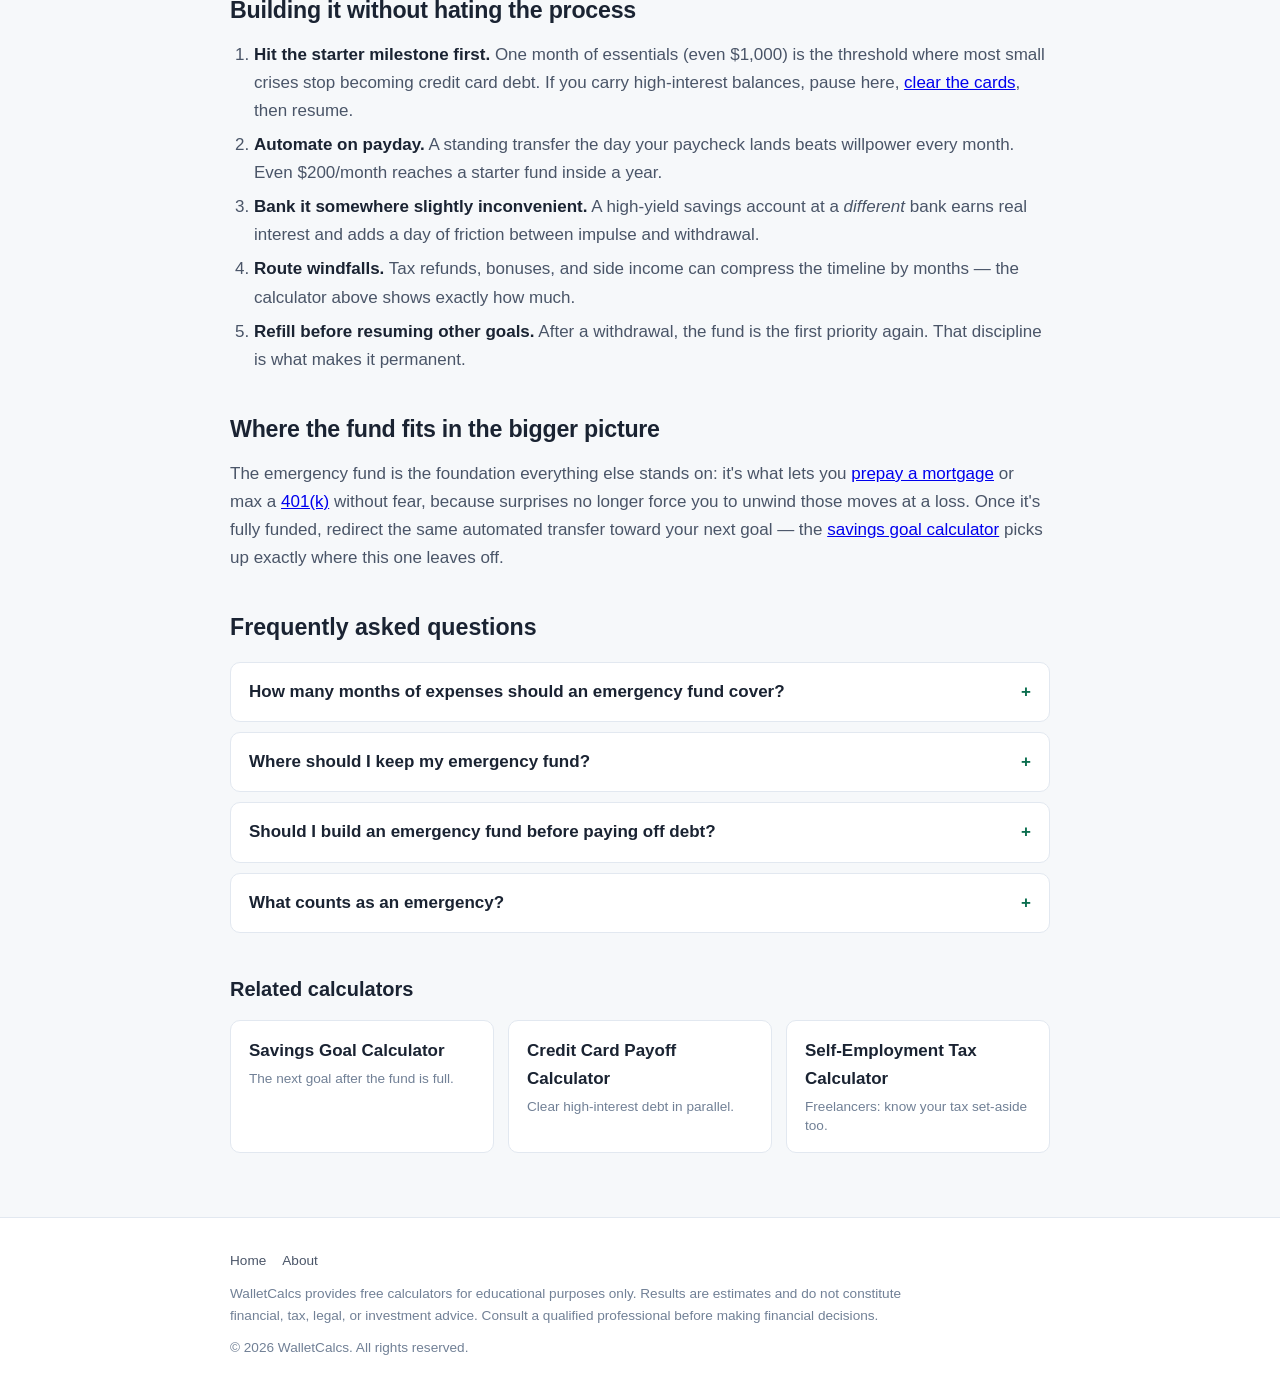
<file: tools/emergency-fund-calculator/index.html>
<!DOCTYPE html>
<html lang="en">
<head>
<meta charset="UTF-8">
<meta name="viewport" content="width=device-width, initial-scale=1.0">
<title>Emergency Fund Calculator — Your Target Number and a Plan to Hit It</title>
<meta name="description" content="Free emergency fund calculator. Get a personalized savings target based on your expenses and job stability, plus a monthly plan and timeline to fully fund it.">
<link rel="canonical" href="https://walletcalcs.pages.dev/tools/emergency-fund-calculator/">
<meta property="og:title" content="Emergency Fund Calculator">
<meta property="og:description" content="Your personal emergency fund target and a monthly plan to reach it.">
<meta property="og:type" content="website">
<meta property="og:url" content="https://walletcalcs.pages.dev/tools/emergency-fund-calculator/">
<link rel="stylesheet" href="/css/style.css">
<script type="application/ld+json">
{
  "@context": "https://schema.org",
  "@graph": [
    {
      "@type": "WebApplication",
      "name": "Emergency Fund Calculator",
      "url": "https://walletcalcs.pages.dev/tools/emergency-fund-calculator/",
      "applicationCategory": "FinanceApplication",
      "operatingSystem": "Any",
      "offers": { "@type": "Offer", "price": "0", "priceCurrency": "USD" },
      "description": "Calculate a personalized emergency fund target and the monthly savings plan to reach it."
    },
    {
      "@type": "BreadcrumbList",
      "itemListElement": [
        { "@type": "ListItem", "position": 1, "name": "Home", "item": "https://walletcalcs.pages.dev/" },
        { "@type": "ListItem", "position": 2, "name": "Emergency Fund Calculator", "item": "https://walletcalcs.pages.dev/tools/emergency-fund-calculator/" }
      ]
    },
    {
      "@type": "FAQPage",
      "mainEntity": [
        {
          "@type": "Question",
          "name": "How many months of expenses should an emergency fund cover?",
          "acceptedAnswer": { "@type": "Answer", "text": "Three to six months of essential expenses is the standard range. Lean toward three with a stable salaried job, two incomes, and good insurance; lean toward six or more with variable income, self-employment, a single-income household, dependents, or a specialized job that takes longer to replace. Freelancers and commission earners often target 6–12 months." }
        },
        {
          "@type": "Question",
          "name": "Where should I keep my emergency fund?",
          "acceptedAnswer": { "@type": "Answer", "text": "Somewhere safe, liquid, and boring: a high-yield savings account or money market fund. It should earn interest (rates have been meaningfully above zero since 2022) but never be invested in stocks — an emergency that coincides with a 30% market drop would force selling at the worst time. Keep it at a different bank than your checking to reduce the temptation to dip in." }
        },
        {
          "@type": "Question",
          "name": "Should I build an emergency fund before paying off debt?",
          "acceptedAnswer": { "@type": "Answer", "text": "Build a starter fund first — commonly $1,000 to one month of expenses — then attack high-interest debt, then finish the full 3–6 month fund. The starter fund exists so a car repair doesn't go straight onto a 22% credit card and undo your progress. Mathematically, paying 22% debt beats earning 4% in savings, but only if you have enough cushion to stay out of new debt." }
        },
        {
          "@type": "Question",
          "name": "What counts as an emergency?",
          "acceptedAnswer": { "@type": "Answer", "text": "Unexpected, necessary, and urgent — all three. Job loss, medical bills, essential car or home repairs qualify. Vacations, holiday gifts, and planned expenses don't; those belong in separate sinking funds. A useful test: if it was predictable (car tires wear out, roofs age), it's a budgeting item, not an emergency — though the fund still catches you when budgeting falls short." }
        }
      ]
    }
  ]
}
</script>
</head>
<body>
<header class="site-header">
  <div class="container">
    <a class="logo" href="/">Wallet<span>Calcs</span></a>
    <nav class="site-nav"><a href="/">All Tools</a></nav>
  </div>
</header>

<main class="container">
  <nav class="breadcrumb"><a href="/">Home</a> › Emergency Fund Calculator</nav>
  <h1 class="page-title">Emergency Fund Calculator</h1>
  <p class="page-subtitle">A personalized target based on your actual expenses and job situation — plus how long it takes to get there at your savings pace.</p>

  <div class="calc-card">
    <form id="calcForm" autocomplete="off">
      <div class="calc-grid">
        <div class="field">
          <label for="expenses">Essential monthly expenses <span class="hint">(housing, food, utilities, insurance, minimum debt payments)</span></label>
          <div class="input-wrap"><span class="prefix">$</span><input type="number" id="expenses" value="3500" min="0" step="100"></div>
        </div>
        <div class="field">
          <label for="situation">Income situation</label>
          <select id="situation">
            <option value="3">Very stable — two steady incomes</option>
            <option value="4" selected>Stable — one steady salaried income</option>
            <option value="6">Variable — commission, hourly, or niche role</option>
            <option value="9">Self-employed / freelance</option>
          </select>
        </div>
        <div class="field">
          <label for="current">Already saved</label>
          <div class="input-wrap"><span class="prefix">$</span><input type="number" id="current" value="4000" min="0" step="500"></div>
        </div>
        <div class="field">
          <label for="monthly">Monthly amount you can save</label>
          <div class="input-wrap"><span class="prefix">$</span><input type="number" id="monthly" value="400" min="0" step="50"></div>
        </div>
      </div>
    </form>

    <div class="results">
      <div class="result-hero">
        <div class="label">Your emergency fund target</div>
        <div class="value" id="target">—</div>
        <div class="sub" id="targetSub"></div>
      </div>
      <div class="result-rows">
        <div class="result-row"><span class="k">Still to save</span><span class="v" id="gap">—</span></div>
        <div class="result-row"><span class="k">Fully funded in</span><span class="v" id="timeline">—</span></div>
        <div class="result-row"><span class="k">Starter milestone (1 month)</span><span class="v" id="starter">—</span></div>
        <div class="result-row"><span class="k">Current coverage</span><span class="v" id="coverage">—</span></div>
      </div>
      <p class="result-note">Based on essential expenses only — an emergency budget drops the extras automatically.</p>
    </div>
  </div>

  <div class="ad-slot"></div>

  <article class="content">
    <h2>Why the target is months, not a dollar figure</h2>
    <p>The point of an emergency fund is time: how many months you can pay for essentials with zero income while you find a job, recover, or fix the crisis. That's why the target scales with <em>your</em> expenses, not a universal number — $10,000 is four months of runway for one household and five weeks for another.</p>
    <p>Count only essentials: housing, utilities, groceries, insurance, transportation, and minimum debt payments. In a real emergency the streaming services and restaurants pause, so a fund sized on your full lifestyle spending overshoots — pleasant, but it delays other goals.</p>

    <h2>How many months you specifically need</h2>
    <table>
      <tr><th>Situation</th><th>Suggested target</th><th>Why</th></tr>
      <tr><td>Two stable incomes</td><td>3 months</td><td>Both incomes vanishing at once is unlikely; each covers part of the essentials.</td></tr>
      <tr><td>One stable salaried income</td><td>4–6 months</td><td>Single point of failure; typical job searches run 3–5 months.</td></tr>
      <tr><td>Variable income</td><td>6 months</td><td>The fund also smooths normal income dips, so it's drawn on more often.</td></tr>
      <tr><td>Self-employed / freelance</td><td>6–12 months</td><td>No unemployment insurance, lumpy revenue, and business dry spells can run long.</td></tr>
    </table>
    <p>Add a month or two for dependents, a mortgage on one income, chronic health conditions, or a highly specialized role that takes longer to replace.</p>

    <h2>Building it without hating the process</h2>
    <ol>
      <li><strong>Hit the starter milestone first.</strong> One month of essentials (even $1,000) is the threshold where most small crises stop becoming credit card debt. If you carry high-interest balances, pause here, <a href="/tools/credit-card-payoff-calculator/">clear the cards</a>, then resume.</li>
      <li><strong>Automate on payday.</strong> A standing transfer the day your paycheck lands beats willpower every month. Even $200/month reaches a starter fund inside a year.</li>
      <li><strong>Bank it somewhere slightly inconvenient.</strong> A high-yield savings account at a <em>different</em> bank earns real interest and adds a day of friction between impulse and withdrawal.</li>
      <li><strong>Route windfalls.</strong> Tax refunds, bonuses, and side income can compress the timeline by months — the calculator above shows exactly how much.</li>
      <li><strong>Refill before resuming other goals.</strong> After a withdrawal, the fund is the first priority again. That discipline is what makes it permanent.</li>
    </ol>

    <h2>Where the fund fits in the bigger picture</h2>
    <p>The emergency fund is the foundation everything else stands on: it's what lets you <a href="/tools/mortgage-payoff-calculator/">prepay a mortgage</a> or max a <a href="/tools/401k-calculator/">401(k)</a> without fear, because surprises no longer force you to unwind those moves at a loss. Once it's fully funded, redirect the same automated transfer toward your next goal — the <a href="/tools/savings-goal-calculator/">savings goal calculator</a> picks up exactly where this one leaves off.</p>
  </article>

  <section class="faq">
    <h2>Frequently asked questions</h2>
    <details>
      <summary>How many months of expenses should an emergency fund cover?</summary>
      <div class="faq-a">3–6 months of essentials is standard: three with two stable incomes, six or more with variable income, one income, or dependents. Freelancers often target 6–12 months.</div>
    </details>
    <details>
      <summary>Where should I keep my emergency fund?</summary>
      <div class="faq-a">A high-yield savings account or money market fund — safe, liquid, earning interest, and never in stocks. A different bank than your checking adds useful friction.</div>
    </details>
    <details>
      <summary>Should I build an emergency fund before paying off debt?</summary>
      <div class="faq-a">Starter fund first ($1,000 to one month of expenses), then high-interest debt, then the full fund. The starter cushion keeps new emergencies off the 22% credit card.</div>
    </details>
    <details>
      <summary>What counts as an emergency?</summary>
      <div class="faq-a">Unexpected, necessary, and urgent — job loss, medical bills, essential repairs. Predictable costs (tires, gifts, vacations) belong in sinking funds, not the emergency fund.</div>
    </details>
  </section>

  <section class="related">
    <h2>Related calculators</h2>
    <div class="tool-grid">
      <a class="tool-card" href="/tools/savings-goal-calculator/"><div class="t">Savings Goal Calculator</div><div class="d">The next goal after the fund is full.</div></a>
      <a class="tool-card" href="/tools/credit-card-payoff-calculator/"><div class="t">Credit Card Payoff Calculator</div><div class="d">Clear high-interest debt in parallel.</div></a>
      <a class="tool-card" href="/tools/self-employment-tax-calculator/"><div class="t">Self-Employment Tax Calculator</div><div class="d">Freelancers: know your tax set-aside too.</div></a>
    </div>
  </section>
</main>

<footer class="site-footer">
  <div class="container">
    <div><a href="/">Home</a><a href="/about/">About</a></div>
    <div class="disclaimer">WalletCalcs provides free calculators for educational purposes only. Results are estimates and do not constitute financial, tax, legal, or investment advice. Consult a qualified professional before making financial decisions.</div>
    <div>© 2026 WalletCalcs. All rights reserved.</div>
  </div>
</footer>

<script src="/js/calc.js"></script>
<script>
function calc() {
  const expenses = num("expenses");
  const months = num("situation", 4);
  const current = num("current");
  const monthly = num("monthly");
  if (expenses <= 0) return;

  const target = expenses * months;
  const gap = Math.max(target - current, 0);

  $("target").textContent = fmtUSD(target);
  $("targetSub").textContent = months + " months of essential expenses";
  $("gap").textContent = fmtUSD(gap);
  $("timeline").textContent = gap === 0 ? "Fully funded ✓" : (monthly > 0 ? fmtMonths(Math.ceil(gap / monthly)) : "—");
  $("starter").textContent = fmtUSD(expenses) + (current >= expenses ? " ✓ reached" : "");
  $("coverage").textContent = (current / expenses).toFixed(1) + " months";
}
liveCalc("calcForm", calc);
</script>
</body>
</html>
</file>
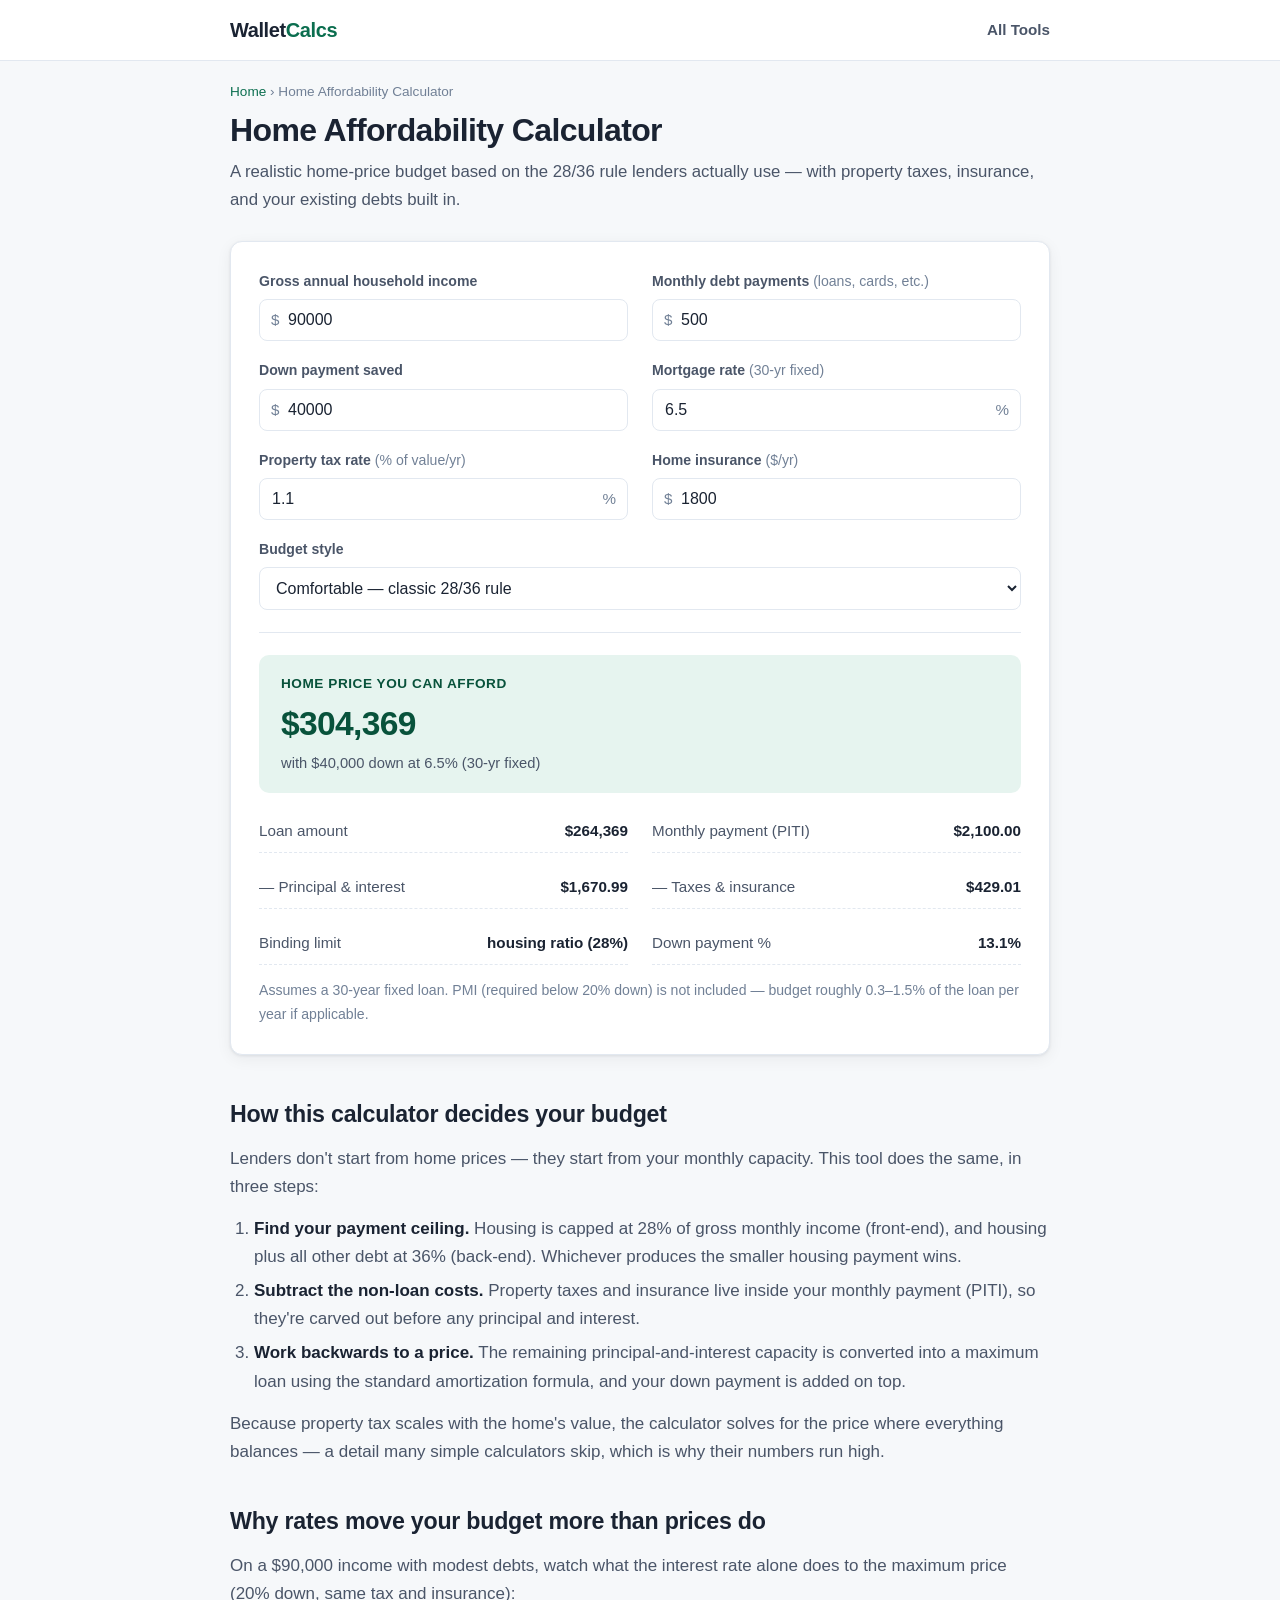
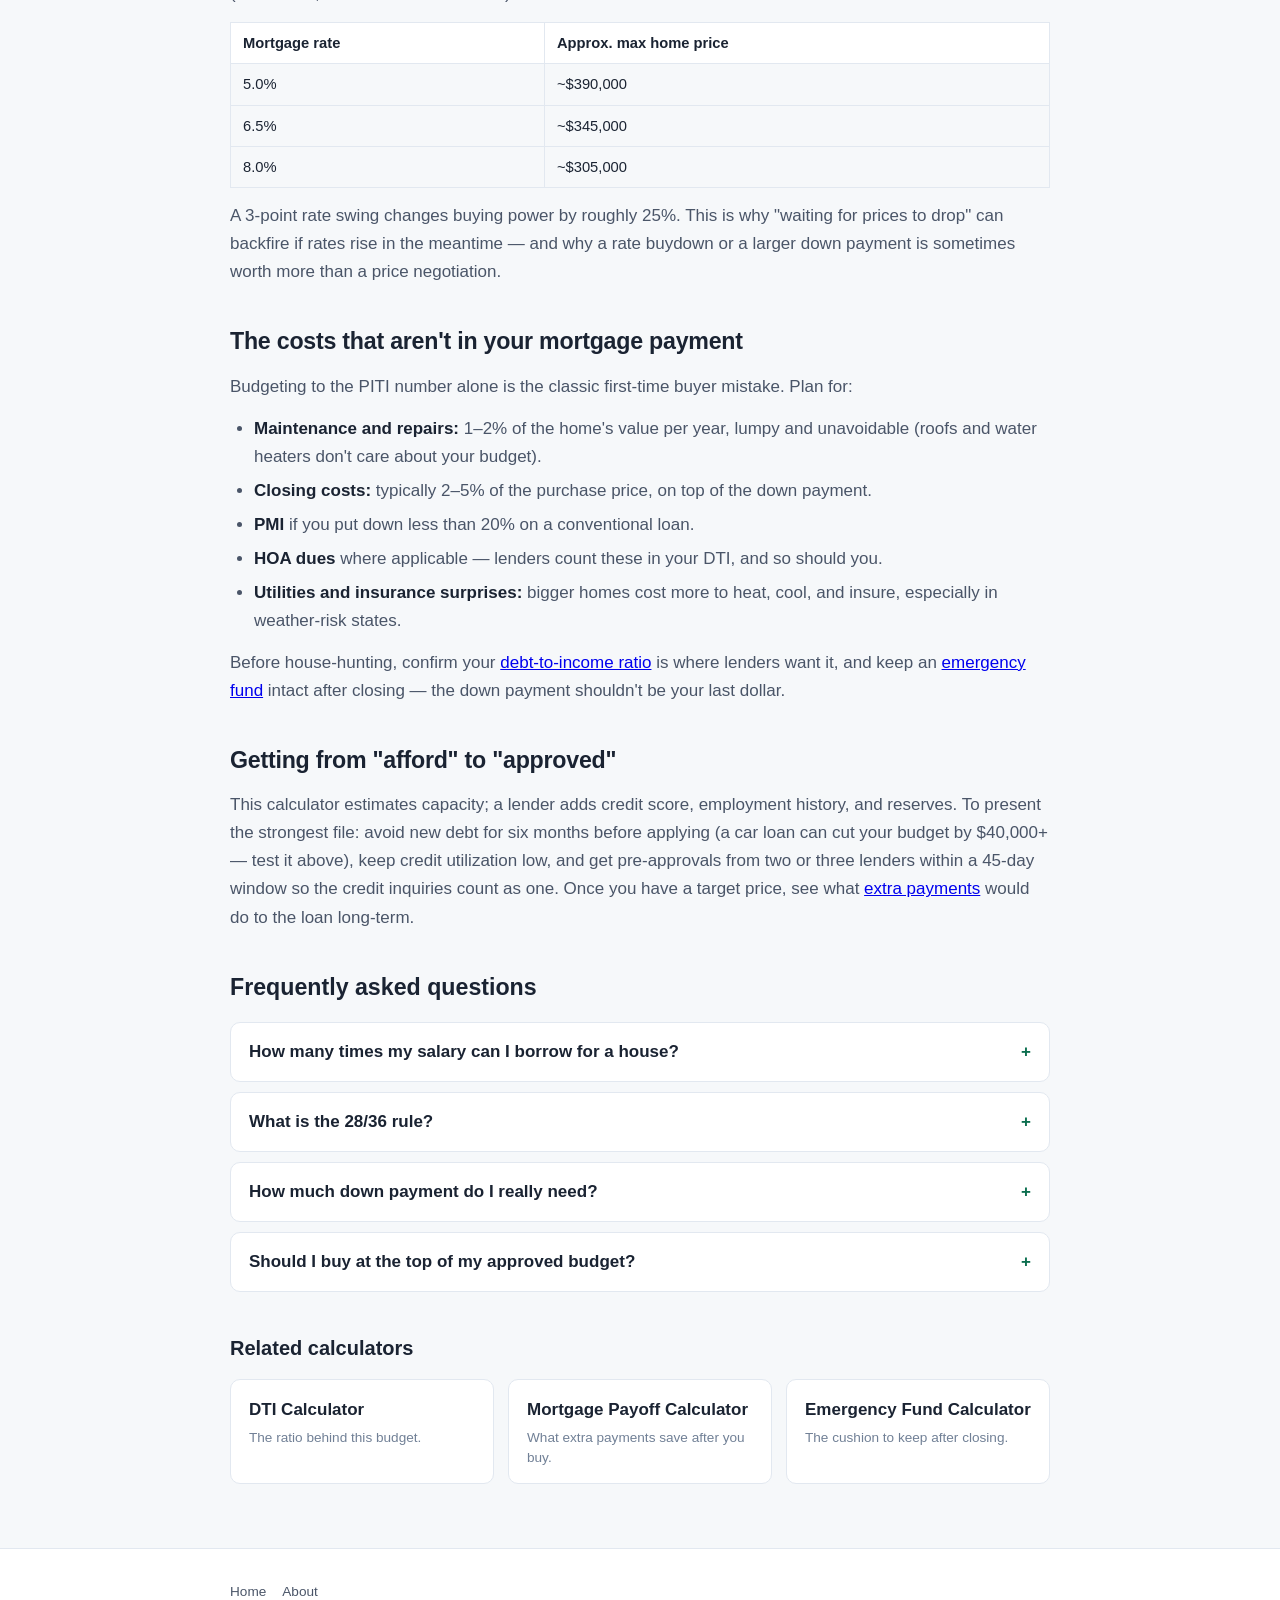
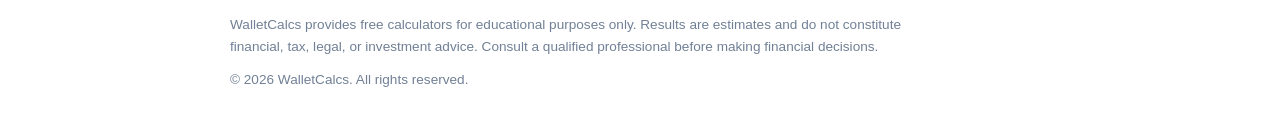
<file: tools/home-affordability-calculator/index.html>
<!DOCTYPE html>
<html lang="en">
<head>
<meta charset="UTF-8">
<meta name="viewport" content="width=device-width, initial-scale=1.0">
<title>Home Affordability Calculator — How Much House Can I Afford?</title>
<meta name="description" content="Free home affordability calculator using the 28/36 rule lenders use. Enter income, debts, and down payment to get a realistic home price budget with taxes and insurance included.">
<link rel="canonical" href="https://walletcalcs.pages.dev/tools/home-affordability-calculator/">
<meta property="og:title" content="Home Affordability Calculator">
<meta property="og:description" content="How much house can you actually afford? Uses the 28/36 rule lenders use.">
<meta property="og:type" content="website">
<meta property="og:url" content="https://walletcalcs.pages.dev/tools/home-affordability-calculator/">
<link rel="stylesheet" href="/css/style.css">
<script type="application/ld+json">
{
  "@context": "https://schema.org",
  "@graph": [
    {
      "@type": "WebApplication",
      "name": "Home Affordability Calculator",
      "url": "https://walletcalcs.pages.dev/tools/home-affordability-calculator/",
      "applicationCategory": "FinanceApplication",
      "operatingSystem": "Any",
      "offers": { "@type": "Offer", "price": "0", "priceCurrency": "USD" },
      "description": "Estimate the maximum home price you can afford using the 28/36 rule, including property taxes, insurance, and existing debts."
    },
    {
      "@type": "BreadcrumbList",
      "itemListElement": [
        { "@type": "ListItem", "position": 1, "name": "Home", "item": "https://walletcalcs.pages.dev/" },
        { "@type": "ListItem", "position": 2, "name": "Home Affordability Calculator", "item": "https://walletcalcs.pages.dev/tools/home-affordability-calculator/" }
      ]
    },
    {
      "@type": "FAQPage",
      "mainEntity": [
        {
          "@type": "Question",
          "name": "How many times my salary can I borrow for a house?",
          "acceptedAnswer": { "@type": "Answer", "text": "The old '3x your salary' shortcut breaks down when rates change. At 7% interest, most buyers max out around 3 to 3.5 times gross income; at 4%, the same payment supports closer to 4.5 to 5 times. Payment-based math — like the 28/36 rule this calculator uses — is what lenders actually apply, and it automatically adjusts for the current rate." }
        },
        {
          "@type": "Question",
          "name": "What is the 28/36 rule?",
          "acceptedAnswer": { "@type": "Answer", "text": "A lending guideline: your housing payment (principal, interest, taxes, insurance) should stay at or under 28% of gross monthly income, and your total debt payments including housing should stay at or under 36%. Whichever cap is tighter sets your budget. Many loans allow higher ratios, but 28/36 remains the benchmark for a comfortable payment." }
        },
        {
          "@type": "Question",
          "name": "How much down payment do I really need?",
          "acceptedAnswer": { "@type": "Answer", "text": "The 20% figure avoids private mortgage insurance (PMI), but it's not a requirement. Conventional loans go as low as 3% down, FHA 3.5%, and VA/USDA 0% for eligible buyers. PMI on a low-down-payment conventional loan typically costs 0.3–1.5% of the loan per year and drops off once you reach 20% equity — often a fair price for buying years sooner." }
        },
        {
          "@type": "Question",
          "name": "Should I buy at the top of my approved budget?",
          "acceptedAnswer": { "@type": "Answer", "text": "Lender pre-approval is a ceiling, not a recommendation — it ignores childcare, utilities, maintenance (typically 1–2% of home value yearly), and your savings goals. A common approach is to shop 10–20% below the maximum approval, which keeps room for rate surprises, repairs, and life changes." }
        }
      ]
    }
  ]
}
</script>
</head>
<body>
<header class="site-header">
  <div class="container">
    <a class="logo" href="/">Wallet<span>Calcs</span></a>
    <nav class="site-nav"><a href="/">All Tools</a></nav>
  </div>
</header>

<main class="container">
  <nav class="breadcrumb"><a href="/">Home</a> › Home Affordability Calculator</nav>
  <h1 class="page-title">Home Affordability Calculator</h1>
  <p class="page-subtitle">A realistic home-price budget based on the 28/36 rule lenders actually use — with property taxes, insurance, and your existing debts built in.</p>

  <div class="calc-card">
    <form id="calcForm" autocomplete="off">
      <div class="calc-grid">
        <div class="field">
          <label for="income">Gross annual household income</label>
          <div class="input-wrap"><span class="prefix">$</span><input type="number" id="income" value="90000" min="0" step="1000"></div>
        </div>
        <div class="field">
          <label for="debts">Monthly debt payments <span class="hint">(loans, cards, etc.)</span></label>
          <div class="input-wrap"><span class="prefix">$</span><input type="number" id="debts" value="500" min="0" step="50"></div>
        </div>
        <div class="field">
          <label for="down">Down payment saved</label>
          <div class="input-wrap"><span class="prefix">$</span><input type="number" id="down" value="40000" min="0" step="1000"></div>
        </div>
        <div class="field">
          <label for="rate">Mortgage rate <span class="hint">(30-yr fixed)</span></label>
          <div class="input-wrap"><span class="suffix">%</span><input type="number" id="rate" value="6.5" min="0" max="15" step="0.05"></div>
        </div>
        <div class="field">
          <label for="taxRate">Property tax rate <span class="hint">(% of value/yr)</span></label>
          <div class="input-wrap"><span class="suffix">%</span><input type="number" id="taxRate" value="1.1" min="0" max="5" step="0.05"></div>
        </div>
        <div class="field">
          <label for="insurance">Home insurance <span class="hint">($/yr)</span></label>
          <div class="input-wrap"><span class="prefix">$</span><input type="number" id="insurance" value="1800" min="0" step="100"></div>
        </div>
        <div class="field full">
          <label for="profile">Budget style</label>
          <select id="profile">
            <option value="28,36" selected>Comfortable — classic 28/36 rule</option>
            <option value="31,43">Stretch — FHA-style 31/43 limits</option>
          </select>
        </div>
      </div>
    </form>

    <div class="results">
      <div class="result-hero">
        <div class="label">Home price you can afford</div>
        <div class="value" id="price">—</div>
        <div class="sub" id="priceSub"></div>
      </div>
      <div class="result-rows">
        <div class="result-row"><span class="k">Loan amount</span><span class="v" id="loan">—</span></div>
        <div class="result-row"><span class="k">Monthly payment (PITI)</span><span class="v" id="piti">—</span></div>
        <div class="result-row"><span class="k">— Principal &amp; interest</span><span class="v" id="pi">—</span></div>
        <div class="result-row"><span class="k">— Taxes &amp; insurance</span><span class="v" id="ti">—</span></div>
        <div class="result-row"><span class="k">Binding limit</span><span class="v" id="binding">—</span></div>
        <div class="result-row"><span class="k">Down payment %</span><span class="v" id="downPct">—</span></div>
      </div>
      <p class="result-note" id="pmiNote">Assumes a 30-year fixed loan. PMI (required below 20% down) is not included — budget roughly 0.3–1.5% of the loan per year if applicable.</p>
    </div>
  </div>

  <div class="ad-slot"></div>

  <article class="content">
    <h2>How this calculator decides your budget</h2>
    <p>Lenders don't start from home prices — they start from your monthly capacity. This tool does the same, in three steps:</p>
    <ol>
      <li><strong>Find your payment ceiling.</strong> Housing is capped at 28% of gross monthly income (front-end), and housing plus all other debt at 36% (back-end). Whichever produces the smaller housing payment wins.</li>
      <li><strong>Subtract the non-loan costs.</strong> Property taxes and insurance live inside your monthly payment (PITI), so they're carved out before any principal and interest.</li>
      <li><strong>Work backwards to a price.</strong> The remaining principal-and-interest capacity is converted into a maximum loan using the standard amortization formula, and your down payment is added on top.</li>
    </ol>
    <p>Because property tax scales with the home's value, the calculator solves for the price where everything balances — a detail many simple calculators skip, which is why their numbers run high.</p>

    <h2>Why rates move your budget more than prices do</h2>
    <p>On a $90,000 income with modest debts, watch what the interest rate alone does to the maximum price (20% down, same tax and insurance):</p>
    <table>
      <tr><th>Mortgage rate</th><th>Approx. max home price</th></tr>
      <tr><td>5.0%</td><td>~$390,000</td></tr>
      <tr><td>6.5%</td><td>~$345,000</td></tr>
      <tr><td>8.0%</td><td>~$305,000</td></tr>
    </table>
    <p>A 3-point rate swing changes buying power by roughly 25%. This is why "waiting for prices to drop" can backfire if rates rise in the meantime — and why a rate buydown or a larger down payment is sometimes worth more than a price negotiation.</p>

    <h2>The costs that aren't in your mortgage payment</h2>
    <p>Budgeting to the PITI number alone is the classic first-time buyer mistake. Plan for:</p>
    <ul>
      <li><strong>Maintenance and repairs:</strong> 1–2% of the home's value per year, lumpy and unavoidable (roofs and water heaters don't care about your budget).</li>
      <li><strong>Closing costs:</strong> typically 2–5% of the purchase price, on top of the down payment.</li>
      <li><strong>PMI</strong> if you put down less than 20% on a conventional loan.</li>
      <li><strong>HOA dues</strong> where applicable — lenders count these in your DTI, and so should you.</li>
      <li><strong>Utilities and insurance surprises:</strong> bigger homes cost more to heat, cool, and insure, especially in weather-risk states.</li>
    </ul>
    <p>Before house-hunting, confirm your <a href="/tools/dti-calculator/">debt-to-income ratio</a> is where lenders want it, and keep an <a href="/tools/emergency-fund-calculator/">emergency fund</a> intact after closing — the down payment shouldn't be your last dollar.</p>

    <h2>Getting from "afford" to "approved"</h2>
    <p>This calculator estimates capacity; a lender adds credit score, employment history, and reserves. To present the strongest file: avoid new debt for six months before applying (a car loan can cut your budget by $40,000+ — test it above), keep credit utilization low, and get pre-approvals from two or three lenders within a 45-day window so the credit inquiries count as one. Once you have a target price, see what <a href="/tools/mortgage-payoff-calculator/">extra payments</a> would do to the loan long-term.</p>
  </article>

  <section class="faq">
    <h2>Frequently asked questions</h2>
    <details>
      <summary>How many times my salary can I borrow for a house?</summary>
      <div class="faq-a">The "3x salary" shortcut breaks when rates move. At 7%, buyers max out around 3–3.5x gross income; at 4%, closer to 4.5–5x. Payment-based math like the 28/36 rule adjusts for rates automatically — it's what lenders actually use.</div>
    </details>
    <details>
      <summary>What is the 28/36 rule?</summary>
      <div class="faq-a">Housing payment ≤ 28% of gross monthly income, and housing plus all debts ≤ 36%. The tighter cap sets your budget. Loans can be approved above these ratios, but 28/36 marks the comfortable zone.</div>
    </details>
    <details>
      <summary>How much down payment do I really need?</summary>
      <div class="faq-a">20% avoids PMI but isn't required: conventional loans go to 3% down, FHA 3.5%, VA/USDA 0% for eligible buyers. PMI costs roughly 0.3–1.5% of the loan yearly and disappears at 20% equity.</div>
    </details>
    <details>
      <summary>Should I buy at the top of my approved budget?</summary>
      <div class="faq-a">Pre-approval is a ceiling, not advice — it ignores maintenance, childcare, and savings goals. Shopping 10–20% below your maximum leaves room for repairs and surprises.</div>
    </details>
  </section>

  <section class="related">
    <h2>Related calculators</h2>
    <div class="tool-grid">
      <a class="tool-card" href="/tools/dti-calculator/"><div class="t">DTI Calculator</div><div class="d">The ratio behind this budget.</div></a>
      <a class="tool-card" href="/tools/mortgage-payoff-calculator/"><div class="t">Mortgage Payoff Calculator</div><div class="d">What extra payments save after you buy.</div></a>
      <a class="tool-card" href="/tools/emergency-fund-calculator/"><div class="t">Emergency Fund Calculator</div><div class="d">The cushion to keep after closing.</div></a>
    </div>
  </section>
</main>

<footer class="site-footer">
  <div class="container">
    <div><a href="/">Home</a><a href="/about/">About</a></div>
    <div class="disclaimer">WalletCalcs provides free calculators for educational purposes only. Results are estimates and do not constitute financial, tax, legal, or investment advice. Consult a qualified professional before making financial decisions.</div>
    <div>© 2026 WalletCalcs. All rights reserved.</div>
  </div>
</footer>

<script src="/js/calc.js"></script>
<script>
function calc() {
  const incomeM = num("income") / 12;
  const debts = num("debts");
  const down = num("down");
  const rate = num("rate");
  const taxRate = num("taxRate");
  const insM = num("insurance") / 12;
  const caps = ($("profile").value || "28,36").split(",").map(Number);
  if (incomeM <= 0) return;

  const frontCap = incomeM * caps[0] / 100;
  const backCap = incomeM * caps[1] / 100 - debts;
  const maxPITI = Math.min(frontCap, backCap);
  const binding = frontCap <= backCap ? "housing ratio (" + caps[0] + "%)" : "total debt ratio (" + caps[1] + "%)";

  if (maxPITI <= insM) {
    $("price").textContent = "$0";
    $("priceSub").textContent = "Debts and fixed costs use up the entire payment capacity.";
    return;
  }

  // Solve: maxPITI = f*(P - down) + t*P + insM, where f = P&I per $ of loan, t = monthly tax per $ of price
  const n = 360;
  const r = rate / 100 / 12;
  const f = r === 0 ? 1 / n : r / (1 - Math.pow(1 + r, -n));
  const t = taxRate / 100 / 12;
  let price = (maxPITI - insM + f * down) / (f + t);
  price = Math.max(price, down);
  const loan = Math.max(price - down, 0);
  const pi = f * loan;
  const ti = t * price + insM;

  $("price").textContent = fmtUSD(price);
  $("priceSub").textContent = "with " + fmtUSD(down) + " down at " + rate + "% (30-yr fixed)";
  $("loan").textContent = fmtUSD(loan);
  $("piti").textContent = fmtUSD2(pi + ti);
  $("pi").textContent = fmtUSD2(pi);
  $("ti").textContent = fmtUSD2(ti);
  $("binding").textContent = binding;
  $("downPct").textContent = price > 0 ? fmtPct(down / price * 100) : "—";
}
liveCalc("calcForm", calc);
</script>
</body>
</html>
</file>
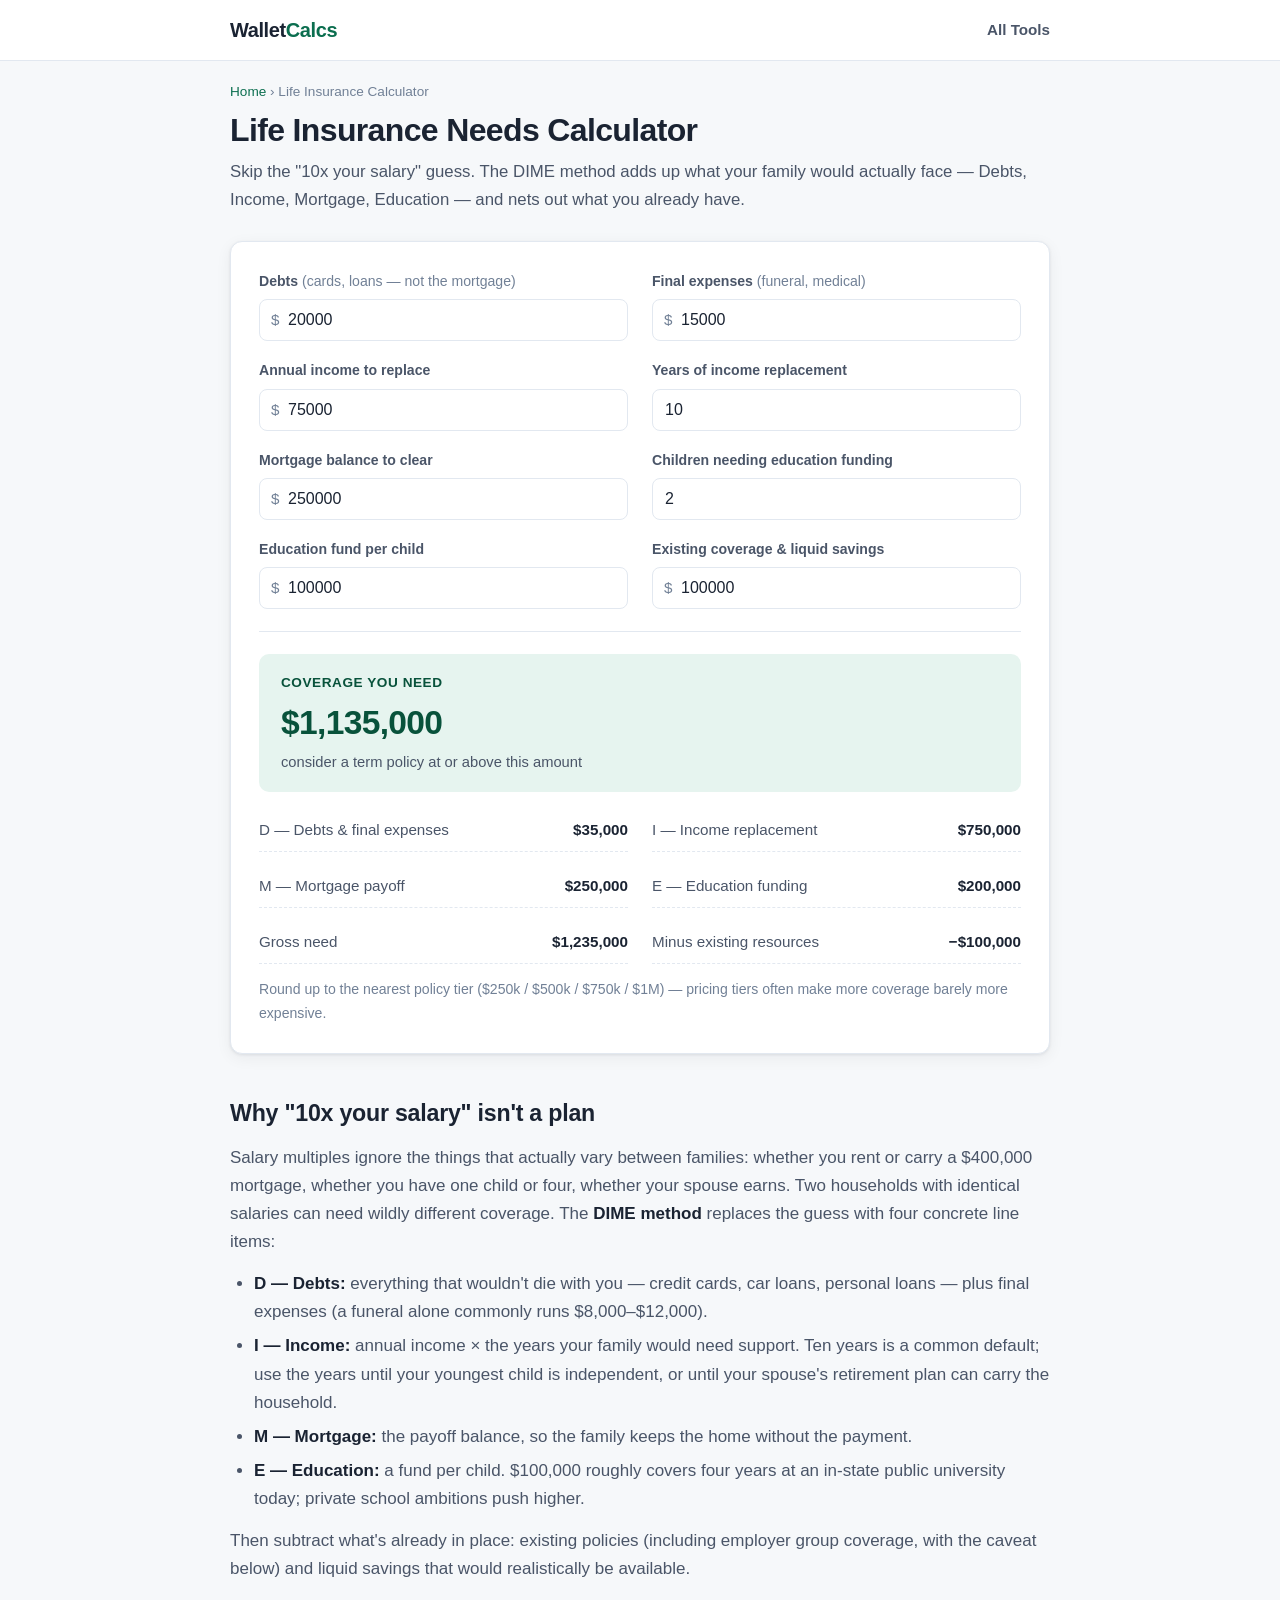
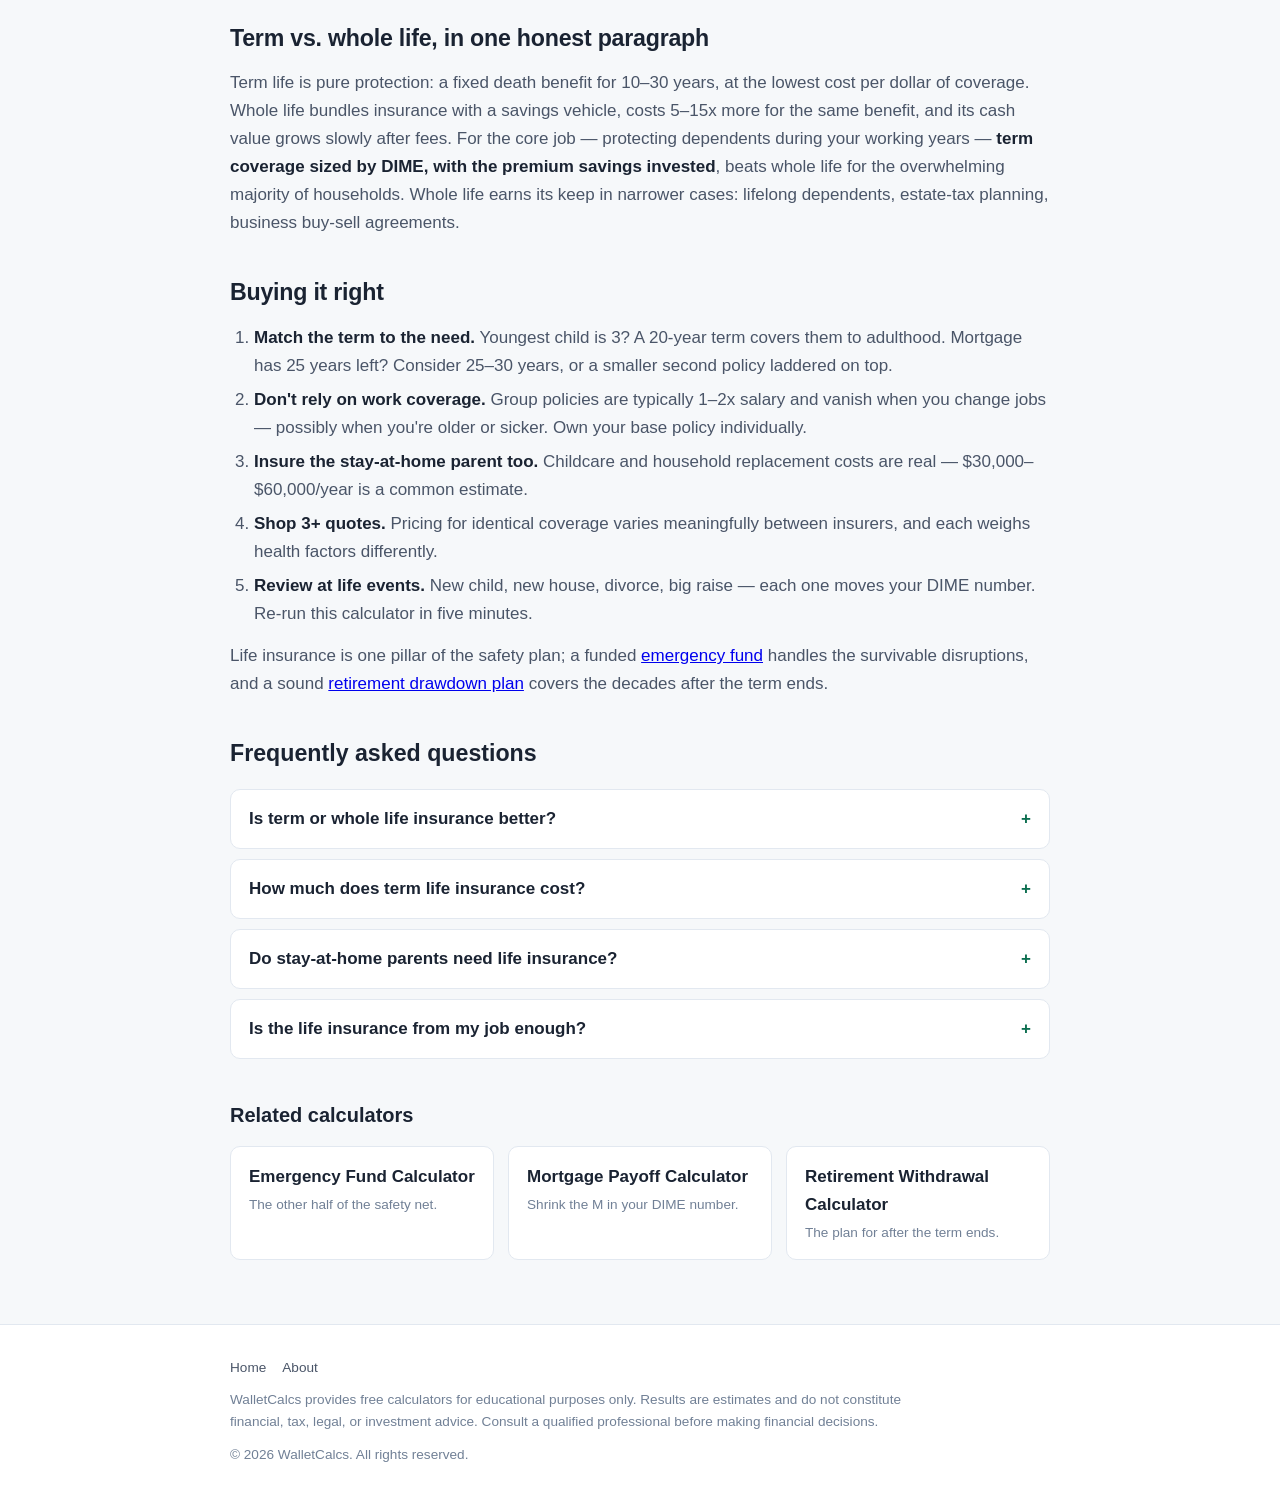
<file: tools/life-insurance-calculator/index.html>
<!DOCTYPE html>
<html lang="en">
<head>
<meta charset="UTF-8">
<meta name="viewport" content="width=device-width, initial-scale=1.0">
<title>Life Insurance Calculator — How Much Coverage Do You Actually Need?</title>
<meta name="description" content="Free life insurance needs calculator using the DIME method. Add up debts, income replacement, mortgage, and education costs to get a coverage number you can defend.">
<link rel="canonical" href="https://walletcalcs.pages.dev/tools/life-insurance-calculator/">
<meta property="og:title" content="Life Insurance Needs Calculator">
<meta property="og:description" content="How much coverage your family actually needs, using the DIME method.">
<meta property="og:type" content="website">
<meta property="og:url" content="https://walletcalcs.pages.dev/tools/life-insurance-calculator/">
<link rel="stylesheet" href="/css/style.css">
<script type="application/ld+json">
{
  "@context": "https://schema.org",
  "@graph": [
    {
      "@type": "WebApplication",
      "name": "Life Insurance Needs Calculator",
      "url": "https://walletcalcs.pages.dev/tools/life-insurance-calculator/",
      "applicationCategory": "FinanceApplication",
      "operatingSystem": "Any",
      "offers": { "@type": "Offer", "price": "0", "priceCurrency": "USD" },
      "description": "Calculate life insurance coverage needs using the DIME method: debts, income replacement, mortgage, and education."
    },
    {
      "@type": "BreadcrumbList",
      "itemListElement": [
        { "@type": "ListItem", "position": 1, "name": "Home", "item": "https://walletcalcs.pages.dev/" },
        { "@type": "ListItem", "position": 2, "name": "Life Insurance Calculator", "item": "https://walletcalcs.pages.dev/tools/life-insurance-calculator/" }
      ]
    },
    {
      "@type": "FAQPage",
      "mainEntity": [
        {
          "@type": "Question",
          "name": "Is term or whole life insurance better?",
          "acceptedAnswer": { "@type": "Answer", "text": "For pure income protection, term life wins for most families: it costs roughly 5–15x less than whole life for the same death benefit, and the need it covers (dependents, mortgage, working years) is itself temporary. Whole life adds a savings component with high internal costs and makes sense mainly for permanent needs — estate planning, a lifelong dependent, or business succession. The common guidance: buy term, invest the premium difference." }
        },
        {
          "@type": "Question",
          "name": "How much does term life insurance cost?",
          "acceptedAnswer": { "@type": "Answer", "text": "Less than most people guess. A healthy 35-year-old can typically buy a $500,000, 20-year term policy for roughly $25–$40 per month; a 45-year-old pays about 2–3x that. Price rises steeply with age and health issues, which is the argument for locking in a long term while young and healthy." }
        },
        {
          "@type": "Question",
          "name": "Do stay-at-home parents need life insurance?",
          "acceptedAnswer": { "@type": "Answer", "text": "Yes. A stay-at-home parent's death creates real replacement costs — childcare, transportation, household management — commonly estimated at $30,000–$60,000 per year until children are independent. A modest term policy ($250,000–$500,000) on the non-earning spouse is inexpensive and covers a genuine financial exposure." }
        },
        {
          "@type": "Question",
          "name": "Is the life insurance from my job enough?",
          "acceptedAnswer": { "@type": "Answer", "text": "Rarely. Employer group coverage is typically 1–2x salary — a fraction of the 8–12x that families with dependents usually need — and it usually ends when you leave the job, exactly when a health change might make new coverage expensive. Treat group coverage as a supplement and own an individual term policy as the base." }
        }
      ]
    }
  ]
}
</script>
</head>
<body>
<header class="site-header">
  <div class="container">
    <a class="logo" href="/">Wallet<span>Calcs</span></a>
    <nav class="site-nav"><a href="/">All Tools</a></nav>
  </div>
</header>

<main class="container">
  <nav class="breadcrumb"><a href="/">Home</a> › Life Insurance Calculator</nav>
  <h1 class="page-title">Life Insurance Needs Calculator</h1>
  <p class="page-subtitle">Skip the "10x your salary" guess. The DIME method adds up what your family would actually face — Debts, Income, Mortgage, Education — and nets out what you already have.</p>

  <div class="calc-card">
    <form id="calcForm" autocomplete="off">
      <div class="calc-grid">
        <div class="field">
          <label for="debts">Debts <span class="hint">(cards, loans — not the mortgage)</span></label>
          <div class="input-wrap"><span class="prefix">$</span><input type="number" id="debts" value="20000" min="0" step="1000"></div>
        </div>
        <div class="field">
          <label for="funeral">Final expenses <span class="hint">(funeral, medical)</span></label>
          <div class="input-wrap"><span class="prefix">$</span><input type="number" id="funeral" value="15000" min="0" step="1000"></div>
        </div>
        <div class="field">
          <label for="income">Annual income to replace</label>
          <div class="input-wrap"><span class="prefix">$</span><input type="number" id="income" value="75000" min="0" step="1000"></div>
        </div>
        <div class="field">
          <label for="years">Years of income replacement</label>
          <div class="input-wrap"><input type="number" id="years" value="10" min="0" max="30" step="1"></div>
        </div>
        <div class="field">
          <label for="mortgage">Mortgage balance to clear</label>
          <div class="input-wrap"><span class="prefix">$</span><input type="number" id="mortgage" value="250000" min="0" step="5000"></div>
        </div>
        <div class="field">
          <label for="kids">Children needing education funding</label>
          <div class="input-wrap"><input type="number" id="kids" value="2" min="0" max="10" step="1"></div>
        </div>
        <div class="field">
          <label for="perKid">Education fund per child</label>
          <div class="input-wrap"><span class="prefix">$</span><input type="number" id="perKid" value="100000" min="0" step="5000"></div>
        </div>
        <div class="field">
          <label for="existing">Existing coverage &amp; liquid savings</label>
          <div class="input-wrap"><span class="prefix">$</span><input type="number" id="existing" value="100000" min="0" step="5000"></div>
        </div>
      </div>
    </form>

    <div class="results">
      <div class="result-hero">
        <div class="label">Coverage you need</div>
        <div class="value" id="need">—</div>
        <div class="sub" id="needSub"></div>
      </div>
      <div class="result-rows">
        <div class="result-row"><span class="k">D — Debts &amp; final expenses</span><span class="v" id="dPart">—</span></div>
        <div class="result-row"><span class="k">I — Income replacement</span><span class="v" id="iPart">—</span></div>
        <div class="result-row"><span class="k">M — Mortgage payoff</span><span class="v" id="mPart">—</span></div>
        <div class="result-row"><span class="k">E — Education funding</span><span class="v" id="ePart">—</span></div>
        <div class="result-row"><span class="k">Gross need</span><span class="v" id="gross">—</span></div>
        <div class="result-row"><span class="k">Minus existing resources</span><span class="v" id="minus">—</span></div>
      </div>
      <p class="result-note">Round up to the nearest policy tier ($250k / $500k / $750k / $1M) — pricing tiers often make more coverage barely more expensive.</p>
    </div>
  </div>

  <div class="ad-slot"></div>

  <article class="content">
    <h2>Why "10x your salary" isn't a plan</h2>
    <p>Salary multiples ignore the things that actually vary between families: whether you rent or carry a $400,000 mortgage, whether you have one child or four, whether your spouse earns. Two households with identical salaries can need wildly different coverage. The <strong>DIME method</strong> replaces the guess with four concrete line items:</p>
    <ul>
      <li><strong>D — Debts:</strong> everything that wouldn't die with you — credit cards, car loans, personal loans — plus final expenses (a funeral alone commonly runs $8,000–$12,000).</li>
      <li><strong>I — Income:</strong> annual income × the years your family would need support. Ten years is a common default; use the years until your youngest child is independent, or until your spouse's retirement plan can carry the household.</li>
      <li><strong>M — Mortgage:</strong> the payoff balance, so the family keeps the home without the payment.</li>
      <li><strong>E — Education:</strong> a fund per child. $100,000 roughly covers four years at an in-state public university today; private school ambitions push higher.</li>
    </ul>
    <p>Then subtract what's already in place: existing policies (including employer group coverage, with the caveat below) and liquid savings that would realistically be available.</p>

    <h2>Term vs. whole life, in one honest paragraph</h2>
    <p>Term life is pure protection: a fixed death benefit for 10–30 years, at the lowest cost per dollar of coverage. Whole life bundles insurance with a savings vehicle, costs 5–15x more for the same benefit, and its cash value grows slowly after fees. For the core job — protecting dependents during your working years — <strong>term coverage sized by DIME, with the premium savings invested</strong>, beats whole life for the overwhelming majority of households. Whole life earns its keep in narrower cases: lifelong dependents, estate-tax planning, business buy-sell agreements.</p>

    <h2>Buying it right</h2>
    <ol>
      <li><strong>Match the term to the need.</strong> Youngest child is 3? A 20-year term covers them to adulthood. Mortgage has 25 years left? Consider 25–30 years, or a smaller second policy laddered on top.</li>
      <li><strong>Don't rely on work coverage.</strong> Group policies are typically 1–2x salary and vanish when you change jobs — possibly when you're older or sicker. Own your base policy individually.</li>
      <li><strong>Insure the stay-at-home parent too.</strong> Childcare and household replacement costs are real — $30,000–$60,000/year is a common estimate.</li>
      <li><strong>Shop 3+ quotes.</strong> Pricing for identical coverage varies meaningfully between insurers, and each weighs health factors differently.</li>
      <li><strong>Review at life events.</strong> New child, new house, divorce, big raise — each one moves your DIME number. Re-run this calculator in five minutes.</li>
    </ol>
    <p>Life insurance is one pillar of the safety plan; a funded <a href="/tools/emergency-fund-calculator/">emergency fund</a> handles the survivable disruptions, and a sound <a href="/tools/retirement-withdrawal-calculator/">retirement drawdown plan</a> covers the decades after the term ends.</p>
  </article>

  <section class="faq">
    <h2>Frequently asked questions</h2>
    <details>
      <summary>Is term or whole life insurance better?</summary>
      <div class="faq-a">For income protection, term — it's 5–15x cheaper for the same benefit, and the need itself is temporary. Whole life fits permanent needs like estate planning or a lifelong dependent. Common guidance: buy term, invest the difference.</div>
    </details>
    <details>
      <summary>How much does term life insurance cost?</summary>
      <div class="faq-a">A healthy 35-year-old: roughly $25–$40/month for $500,000 of 20-year term. A 45-year-old pays 2–3x that. Prices climb steeply with age and health changes — lock in early.</div>
    </details>
    <details>
      <summary>Do stay-at-home parents need life insurance?</summary>
      <div class="faq-a">Yes — replacing childcare and household management commonly costs $30,000–$60,000/year. A $250k–$500k term policy on the non-earning spouse is cheap and covers real exposure.</div>
    </details>
    <details>
      <summary>Is the life insurance from my job enough?</summary>
      <div class="faq-a">Rarely. Group coverage is typically 1–2x salary versus the 8–12x families with dependents usually need, and it disappears when you leave the job. Treat it as a supplement.</div>
    </details>
  </section>

  <section class="related">
    <h2>Related calculators</h2>
    <div class="tool-grid">
      <a class="tool-card" href="/tools/emergency-fund-calculator/"><div class="t">Emergency Fund Calculator</div><div class="d">The other half of the safety net.</div></a>
      <a class="tool-card" href="/tools/mortgage-payoff-calculator/"><div class="t">Mortgage Payoff Calculator</div><div class="d">Shrink the M in your DIME number.</div></a>
      <a class="tool-card" href="/tools/retirement-withdrawal-calculator/"><div class="t">Retirement Withdrawal Calculator</div><div class="d">The plan for after the term ends.</div></a>
    </div>
  </section>
</main>

<footer class="site-footer">
  <div class="container">
    <div><a href="/">Home</a><a href="/about/">About</a></div>
    <div class="disclaimer">WalletCalcs provides free calculators for educational purposes only. Results are estimates and do not constitute financial, tax, legal, or investment advice. Consult a qualified professional before making financial decisions.</div>
    <div>© 2026 WalletCalcs. All rights reserved.</div>
  </div>
</footer>

<script src="/js/calc.js"></script>
<script>
function calc() {
  const d = num("debts") + num("funeral");
  const i = num("income") * num("years");
  const m = num("mortgage");
  const e = num("kids") * num("perKid");
  const existing = num("existing");
  const gross = d + i + m + e;
  const need = Math.max(gross - existing, 0);

  $("need").textContent = fmtUSD(need);
  $("needSub").textContent = need === 0 ? "Your existing resources cover the calculated need." : "consider a term policy at or above this amount";
  $("dPart").textContent = fmtUSD(d);
  $("iPart").textContent = fmtUSD(i);
  $("mPart").textContent = fmtUSD(m);
  $("ePart").textContent = fmtUSD(e);
  $("gross").textContent = fmtUSD(gross);
  $("minus").textContent = "−" + fmtUSD(existing);
}
liveCalc("calcForm", calc);
</script>
</body>
</html>
</file>
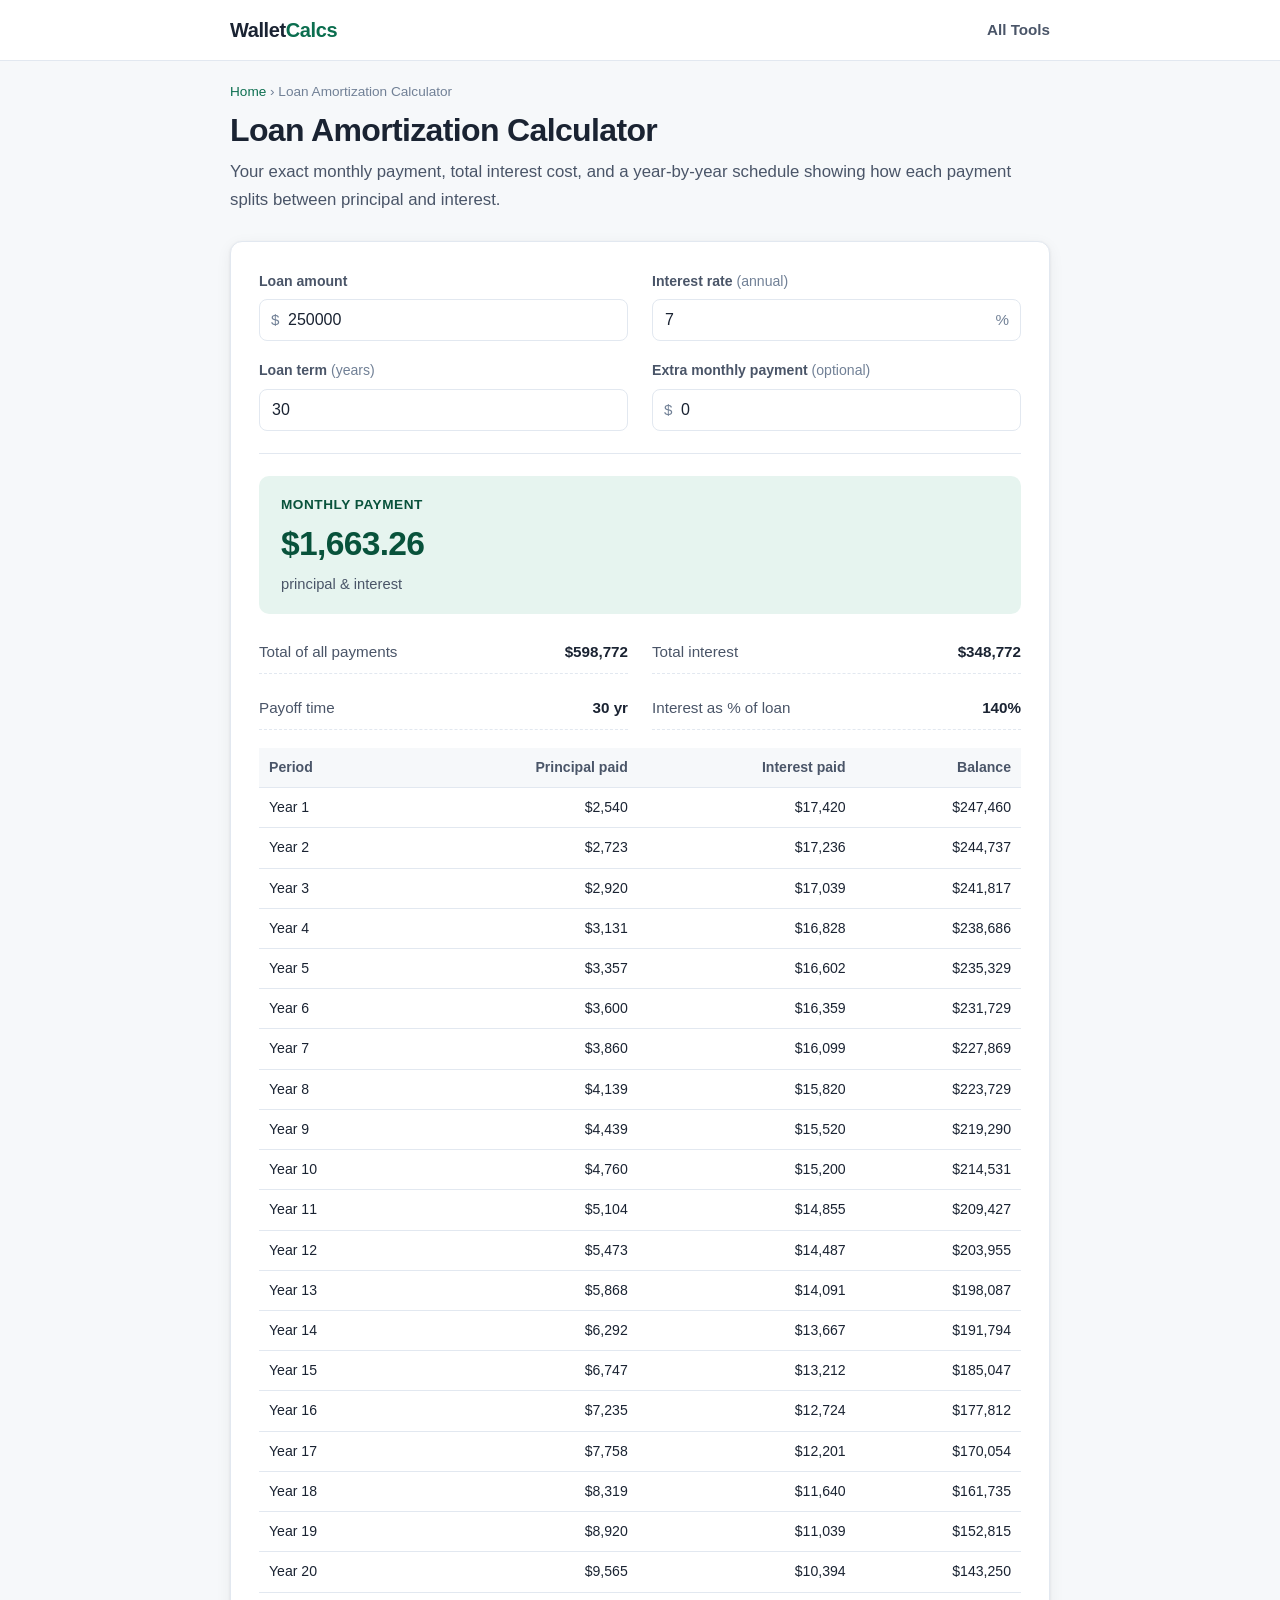
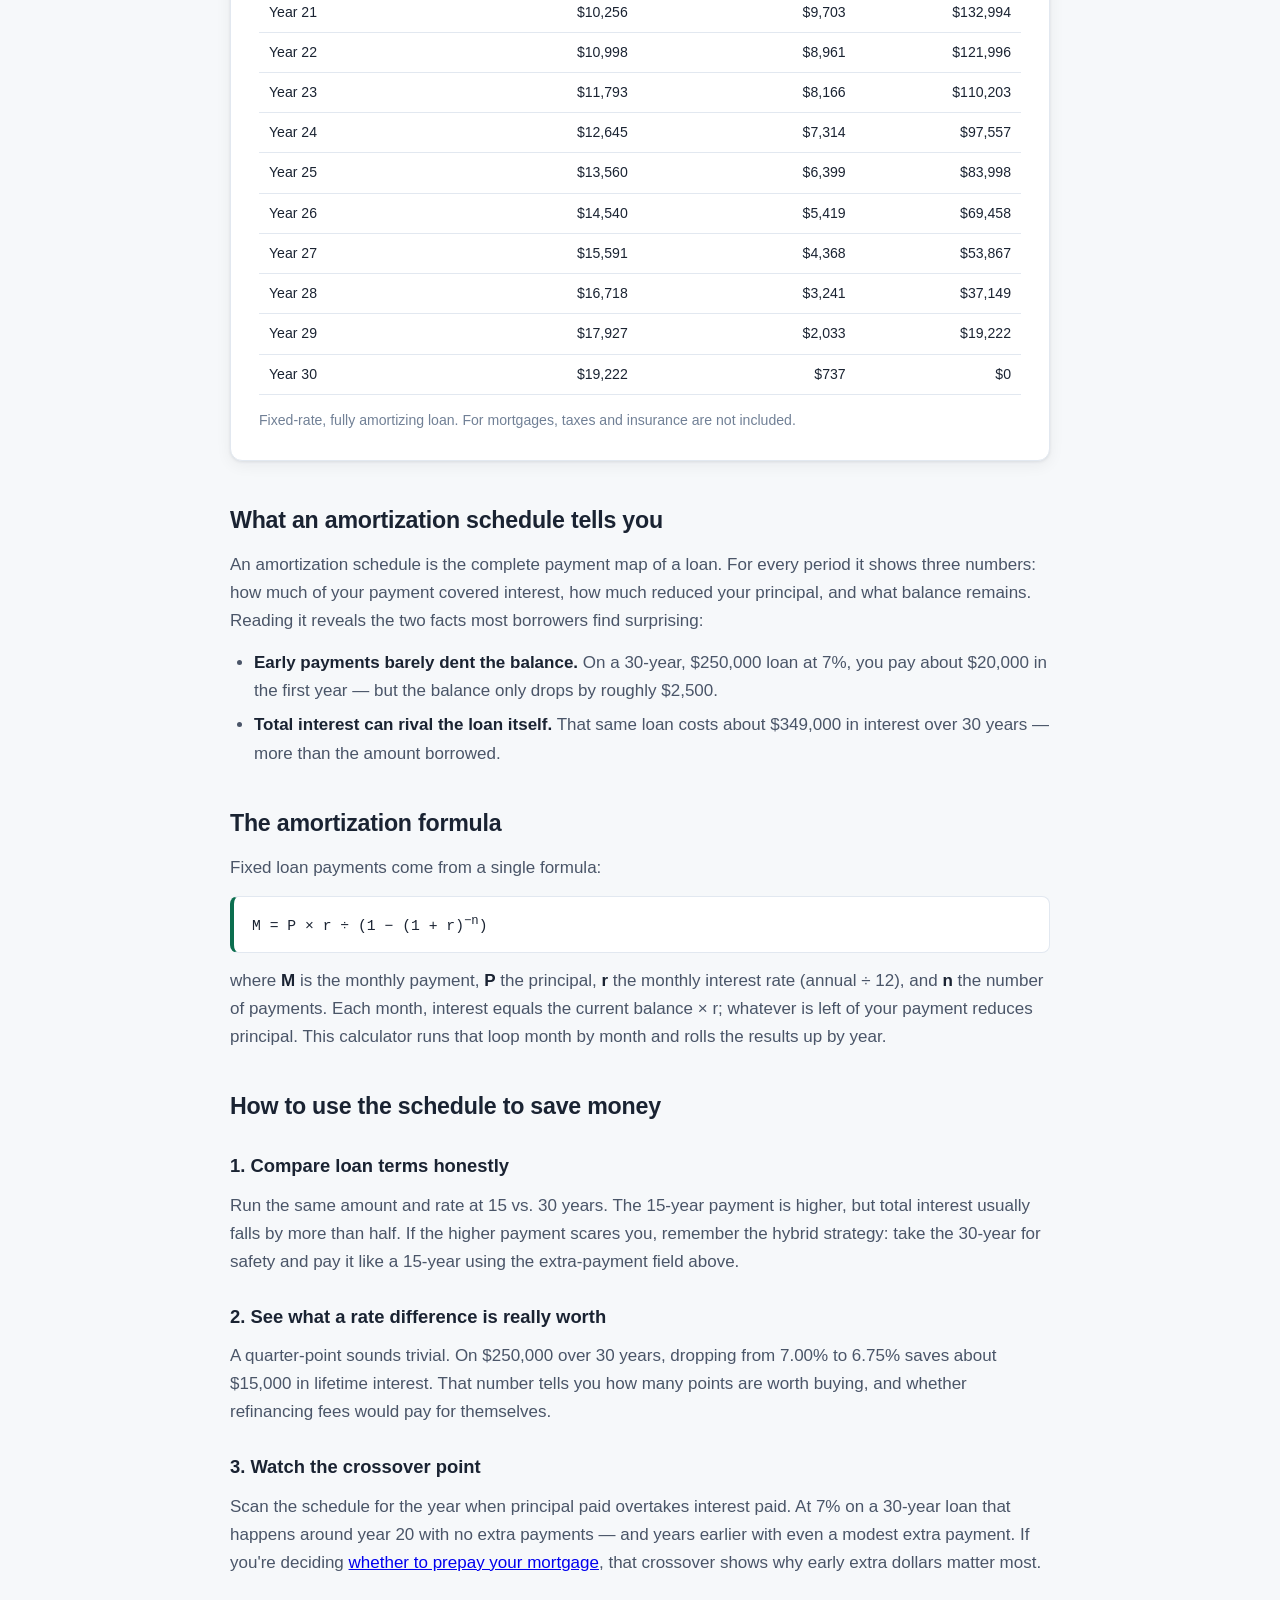
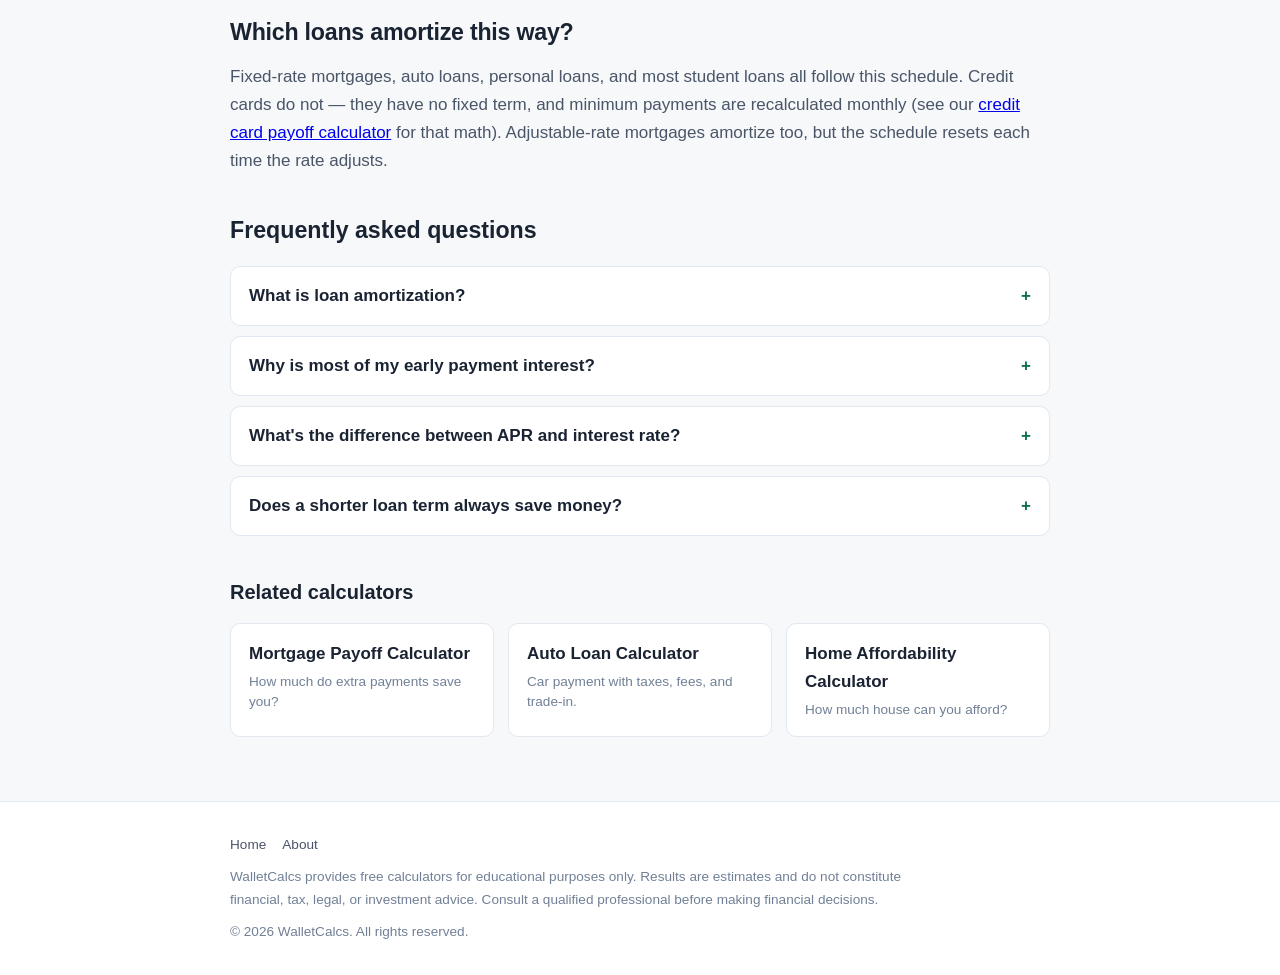
<file: tools/loan-amortization-calculator/index.html>
<!DOCTYPE html>
<html lang="en">
<head>
<meta charset="UTF-8">
<meta name="viewport" content="width=device-width, initial-scale=1.0">
<title>Loan Amortization Calculator — Payment &amp; Year-by-Year Schedule</title>
<meta name="description" content="Free loan amortization calculator. Get your exact monthly payment plus a year-by-year breakdown of principal, interest, and remaining balance for any loan.">
<link rel="canonical" href="https://walletcalcs.pages.dev/tools/loan-amortization-calculator/">
<meta property="og:title" content="Loan Amortization Calculator">
<meta property="og:description" content="Monthly payment plus a full year-by-year principal and interest schedule for any loan.">
<meta property="og:type" content="website">
<meta property="og:url" content="https://walletcalcs.pages.dev/tools/loan-amortization-calculator/">
<link rel="stylesheet" href="/css/style.css">
<script type="application/ld+json">
{
  "@context": "https://schema.org",
  "@graph": [
    {
      "@type": "WebApplication",
      "name": "Loan Amortization Calculator",
      "url": "https://walletcalcs.pages.dev/tools/loan-amortization-calculator/",
      "applicationCategory": "FinanceApplication",
      "operatingSystem": "Any",
      "offers": { "@type": "Offer", "price": "0", "priceCurrency": "USD" },
      "description": "Calculate a loan's monthly payment and view a year-by-year amortization schedule of principal, interest, and balance."
    },
    {
      "@type": "BreadcrumbList",
      "itemListElement": [
        { "@type": "ListItem", "position": 1, "name": "Home", "item": "https://walletcalcs.pages.dev/" },
        { "@type": "ListItem", "position": 2, "name": "Loan Amortization Calculator", "item": "https://walletcalcs.pages.dev/tools/loan-amortization-calculator/" }
      ]
    },
    {
      "@type": "FAQPage",
      "mainEntity": [
        {
          "@type": "Question",
          "name": "What is loan amortization?",
          "acceptedAnswer": { "@type": "Answer", "text": "Amortization is the process of paying off a loan with fixed, scheduled payments that cover both interest and principal. Each payment first covers the interest accrued that month; the remainder reduces the principal. Because the balance shrinks over time, the interest portion falls and the principal portion grows with every payment, even though the payment amount stays the same." }
        },
        {
          "@type": "Question",
          "name": "Why is most of my early payment interest?",
          "acceptedAnswer": { "@type": "Answer", "text": "Interest is charged on the outstanding balance, which is largest at the start of the loan. On a $250,000 loan at 7%, the first month's interest is about $1,458 — most of a $1,663 payment. As the balance falls, monthly interest falls with it, so later payments are mostly principal." }
        },
        {
          "@type": "Question",
          "name": "What's the difference between APR and interest rate?",
          "acceptedAnswer": { "@type": "Answer", "text": "The interest rate is the cost of borrowing the principal. APR (annual percentage rate) includes the interest rate plus certain upfront costs such as origination fees and points, spread over the loan term. APR is designed for comparing offers; the interest rate is what determines your monthly payment." }
        },
        {
          "@type": "Question",
          "name": "Does a shorter loan term always save money?",
          "acceptedAnswer": { "@type": "Answer", "text": "A shorter term means less total interest but a higher required monthly payment. A 15-year mortgage at the same rate as a 30-year cuts lifetime interest by more than half, but the payment is roughly 50% higher. A middle path: take the longer term for flexibility and voluntarily pay it on the shorter schedule." }
        }
      ]
    }
  ]
}
</script>
</head>
<body>
<header class="site-header">
  <div class="container">
    <a class="logo" href="/">Wallet<span>Calcs</span></a>
    <nav class="site-nav"><a href="/">All Tools</a></nav>
  </div>
</header>

<main class="container">
  <nav class="breadcrumb"><a href="/">Home</a> › Loan Amortization Calculator</nav>
  <h1 class="page-title">Loan Amortization Calculator</h1>
  <p class="page-subtitle">Your exact monthly payment, total interest cost, and a year-by-year schedule showing how each payment splits between principal and interest.</p>

  <div class="calc-card">
    <form id="calcForm" autocomplete="off">
      <div class="calc-grid">
        <div class="field">
          <label for="amount">Loan amount</label>
          <div class="input-wrap"><span class="prefix">$</span><input type="number" id="amount" value="250000" min="0" step="1000"></div>
        </div>
        <div class="field">
          <label for="rate">Interest rate <span class="hint">(annual)</span></label>
          <div class="input-wrap"><span class="suffix">%</span><input type="number" id="rate" value="7" min="0" max="30" step="0.05"></div>
        </div>
        <div class="field">
          <label for="years">Loan term <span class="hint">(years)</span></label>
          <div class="input-wrap"><input type="number" id="years" value="30" min="1" max="40" step="1"></div>
        </div>
        <div class="field">
          <label for="extra">Extra monthly payment <span class="hint">(optional)</span></label>
          <div class="input-wrap"><span class="prefix">$</span><input type="number" id="extra" value="0" min="0" step="25"></div>
        </div>
      </div>
    </form>

    <div class="results">
      <div class="result-hero">
        <div class="label">Monthly payment</div>
        <div class="value" id="payment">—</div>
        <div class="sub" id="paymentSub"></div>
      </div>
      <div class="result-rows">
        <div class="result-row"><span class="k">Total of all payments</span><span class="v" id="totalPaid">—</span></div>
        <div class="result-row"><span class="k">Total interest</span><span class="v" id="totalInterest">—</span></div>
        <div class="result-row"><span class="k">Payoff time</span><span class="v" id="payoffTime">—</span></div>
        <div class="result-row"><span class="k">Interest as % of loan</span><span class="v" id="interestPct">—</span></div>
      </div>
      <div class="table-wrap">
        <table class="data">
          <thead><tr><th>Period</th><th>Principal paid</th><th>Interest paid</th><th>Balance</th></tr></thead>
          <tbody id="schedule"></tbody>
        </table>
      </div>
      <p class="result-note">Fixed-rate, fully amortizing loan. For mortgages, taxes and insurance are not included.</p>
    </div>
  </div>

  <div class="ad-slot"></div>

  <article class="content">
    <h2>What an amortization schedule tells you</h2>
    <p>An amortization schedule is the complete payment map of a loan. For every period it shows three numbers: how much of your payment covered interest, how much reduced your principal, and what balance remains. Reading it reveals the two facts most borrowers find surprising:</p>
    <ul>
      <li><strong>Early payments barely dent the balance.</strong> On a 30-year, $250,000 loan at 7%, you pay about $20,000 in the first year — but the balance only drops by roughly $2,500.</li>
      <li><strong>Total interest can rival the loan itself.</strong> That same loan costs about $349,000 in interest over 30 years — more than the amount borrowed.</li>
    </ul>

    <h2>The amortization formula</h2>
    <p>Fixed loan payments come from a single formula:</p>
    <div class="formula">M = P × r ÷ (1 − (1 + r)<sup>−n</sup>)</div>
    <p>where <strong>M</strong> is the monthly payment, <strong>P</strong> the principal, <strong>r</strong> the monthly interest rate (annual ÷ 12), and <strong>n</strong> the number of payments. Each month, interest equals the current balance × r; whatever is left of your payment reduces principal. This calculator runs that loop month by month and rolls the results up by year.</p>

    <h2>How to use the schedule to save money</h2>
    <h3>1. Compare loan terms honestly</h3>
    <p>Run the same amount and rate at 15 vs. 30 years. The 15-year payment is higher, but total interest usually falls by more than half. If the higher payment scares you, remember the hybrid strategy: take the 30-year for safety and pay it like a 15-year using the extra-payment field above.</p>
    <h3>2. See what a rate difference is really worth</h3>
    <p>A quarter-point sounds trivial. On $250,000 over 30 years, dropping from 7.00% to 6.75% saves about $15,000 in lifetime interest. That number tells you how many points are worth buying, and whether refinancing fees would pay for themselves.</p>
    <h3>3. Watch the crossover point</h3>
    <p>Scan the schedule for the year when principal paid overtakes interest paid. At 7% on a 30-year loan that happens around year 20 with no extra payments — and years earlier with even a modest extra payment. If you're deciding <a href="/tools/mortgage-payoff-calculator/">whether to prepay your mortgage</a>, that crossover shows why early extra dollars matter most.</p>

    <h2>Which loans amortize this way?</h2>
    <p>Fixed-rate mortgages, auto loans, personal loans, and most student loans all follow this schedule. Credit cards do not — they have no fixed term, and minimum payments are recalculated monthly (see our <a href="/tools/credit-card-payoff-calculator/">credit card payoff calculator</a> for that math). Adjustable-rate mortgages amortize too, but the schedule resets each time the rate adjusts.</p>
  </article>

  <section class="faq">
    <h2>Frequently asked questions</h2>
    <details>
      <summary>What is loan amortization?</summary>
      <div class="faq-a">Amortization is paying off a loan with fixed, scheduled payments covering both interest and principal. Each payment first covers that month's interest; the remainder reduces principal. As the balance shrinks, the interest portion falls and the principal portion grows.</div>
    </details>
    <details>
      <summary>Why is most of my early payment interest?</summary>
      <div class="faq-a">Interest is charged on the outstanding balance, which is largest at the start. On a $250,000 loan at 7%, the first month's interest is about $1,458 of a $1,663 payment. As the balance falls, later payments become mostly principal.</div>
    </details>
    <details>
      <summary>What's the difference between APR and interest rate?</summary>
      <div class="faq-a">The interest rate determines your monthly payment. APR adds certain upfront costs (origination fees, points) spread over the term, making it the better number for comparing loan offers.</div>
    </details>
    <details>
      <summary>Does a shorter loan term always save money?</summary>
      <div class="faq-a">Shorter terms cut total interest sharply but raise the required payment. A 15-year mortgage more than halves lifetime interest versus a 30-year, at roughly 50% higher payments. You can also keep the 30-year term and voluntarily pay on a 15-year schedule.</div>
    </details>
  </section>

  <section class="related">
    <h2>Related calculators</h2>
    <div class="tool-grid">
      <a class="tool-card" href="/tools/mortgage-payoff-calculator/"><div class="t">Mortgage Payoff Calculator</div><div class="d">How much do extra payments save you?</div></a>
      <a class="tool-card" href="/tools/auto-loan-calculator/"><div class="t">Auto Loan Calculator</div><div class="d">Car payment with taxes, fees, and trade-in.</div></a>
      <a class="tool-card" href="/tools/home-affordability-calculator/"><div class="t">Home Affordability Calculator</div><div class="d">How much house can you afford?</div></a>
    </div>
  </section>
</main>

<footer class="site-footer">
  <div class="container">
    <div><a href="/">Home</a><a href="/about/">About</a></div>
    <div class="disclaimer">WalletCalcs provides free calculators for educational purposes only. Results are estimates and do not constitute financial, tax, legal, or investment advice. Consult a qualified professional before making financial decisions.</div>
    <div>© 2026 WalletCalcs. All rights reserved.</div>
  </div>
</footer>

<script src="/js/calc.js"></script>
<script>
function calc() {
  const amount = num("amount");
  const rate = num("rate");
  const years = num("years");
  const extra = num("extra");
  const months = Math.round(years * 12);

  const payment = pmt(amount, rate, months);
  if (!isFinite(payment) || amount <= 0 || months <= 0) return;

  const res = amortize(amount, rate, payment, extra);
  const totalPaid = amount + res.totalInterest;

  $("payment").textContent = fmtUSD2(payment + extra);
  $("paymentSub").textContent = extra > 0 ? fmtUSD2(payment) + " required + " + fmtUSD(extra) + " extra" : "principal & interest";
  $("totalPaid").textContent = fmtUSD(totalPaid);
  $("totalInterest").textContent = fmtUSD(res.totalInterest);
  $("payoffTime").textContent = fmtMonths(res.months);
  $("interestPct").textContent = fmtPct((res.totalInterest / amount) * 100, 0);
  renderYearlyTable("schedule", res.rows);
}
liveCalc("calcForm", calc);
</script>
</body>
</html>
</file>
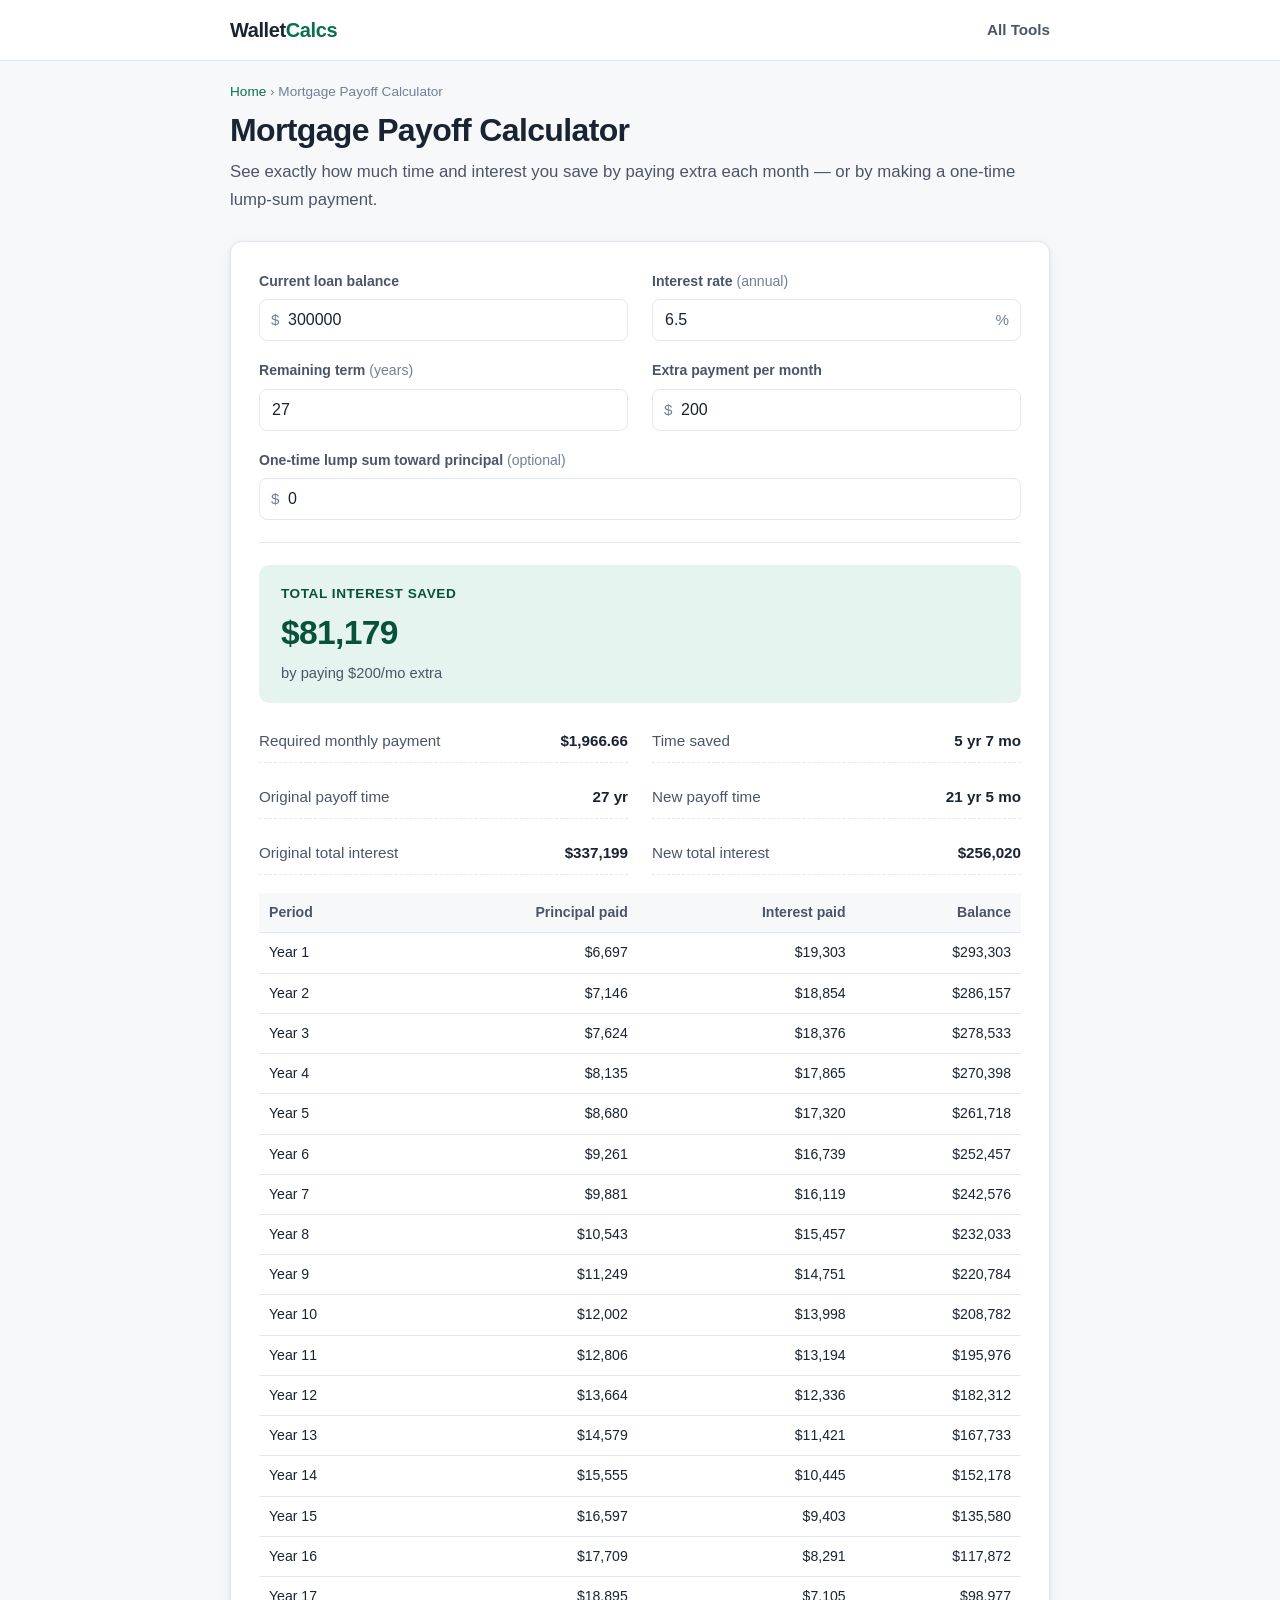
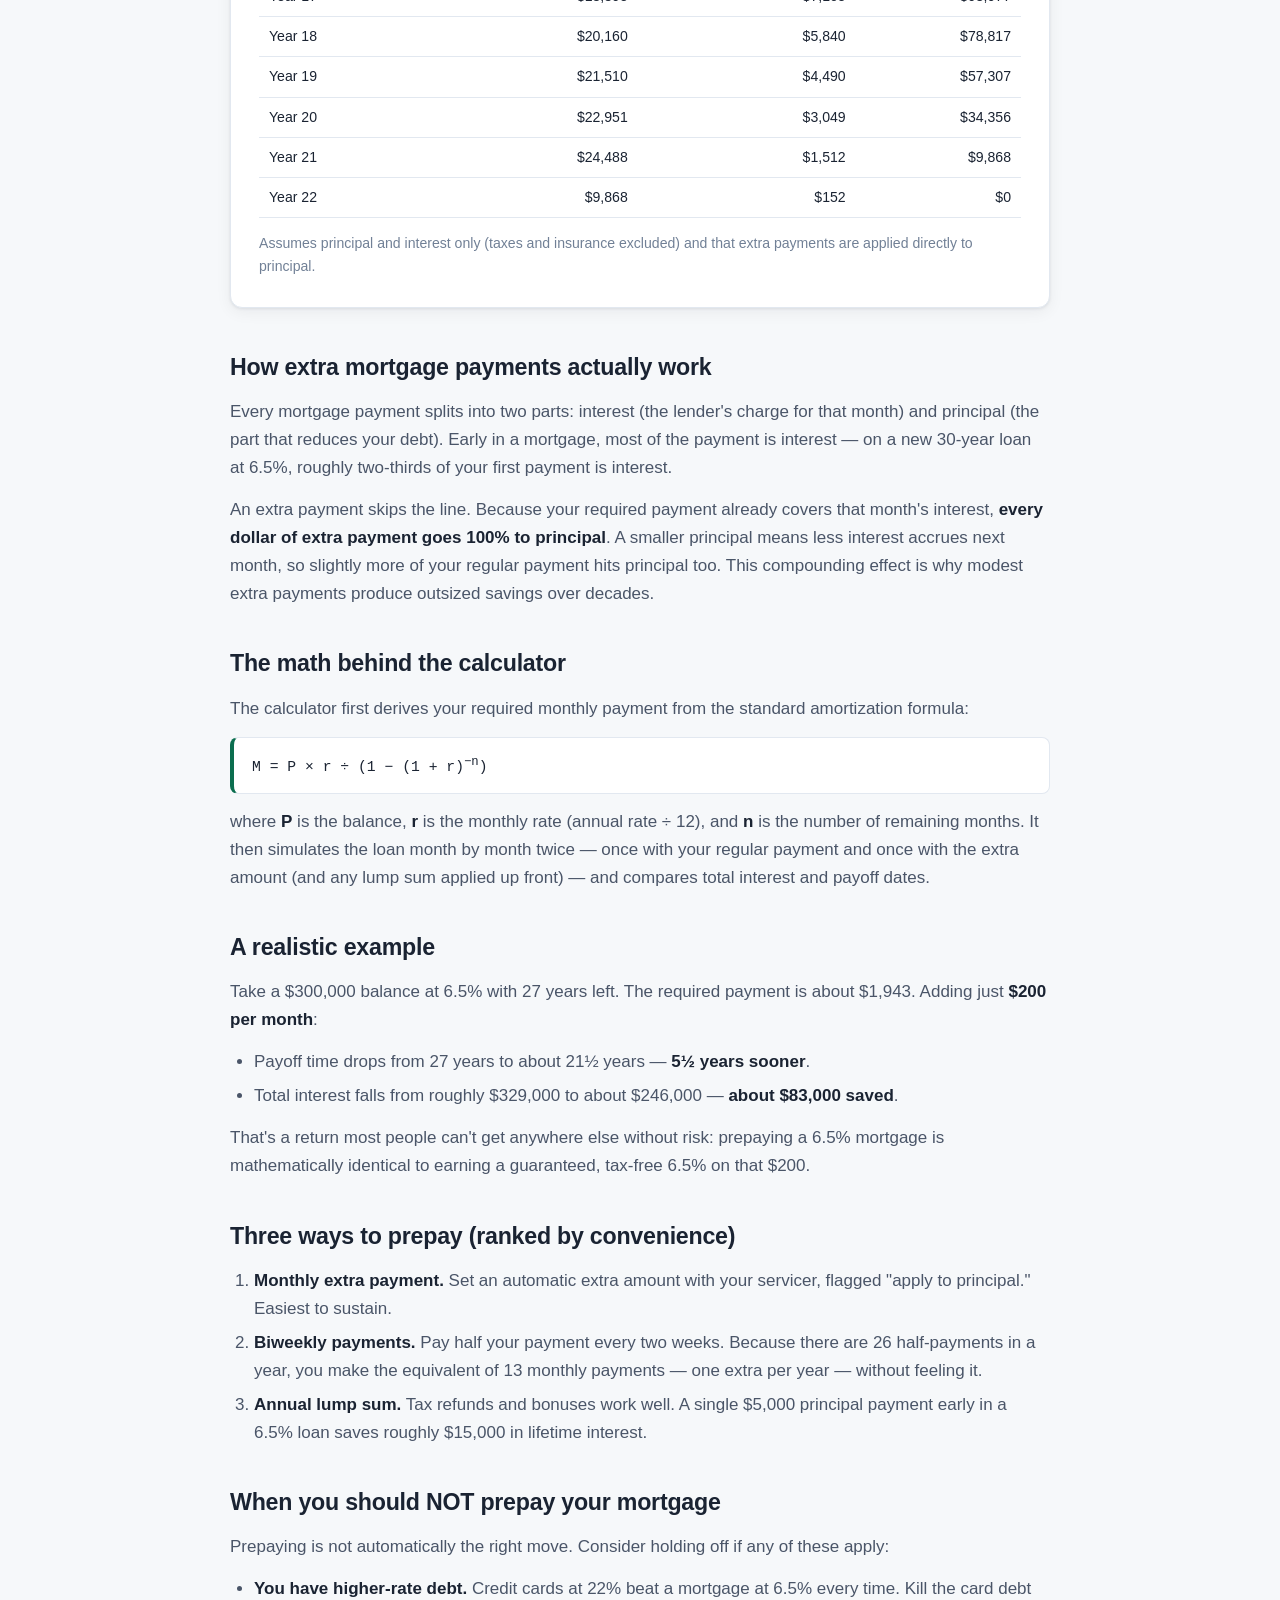
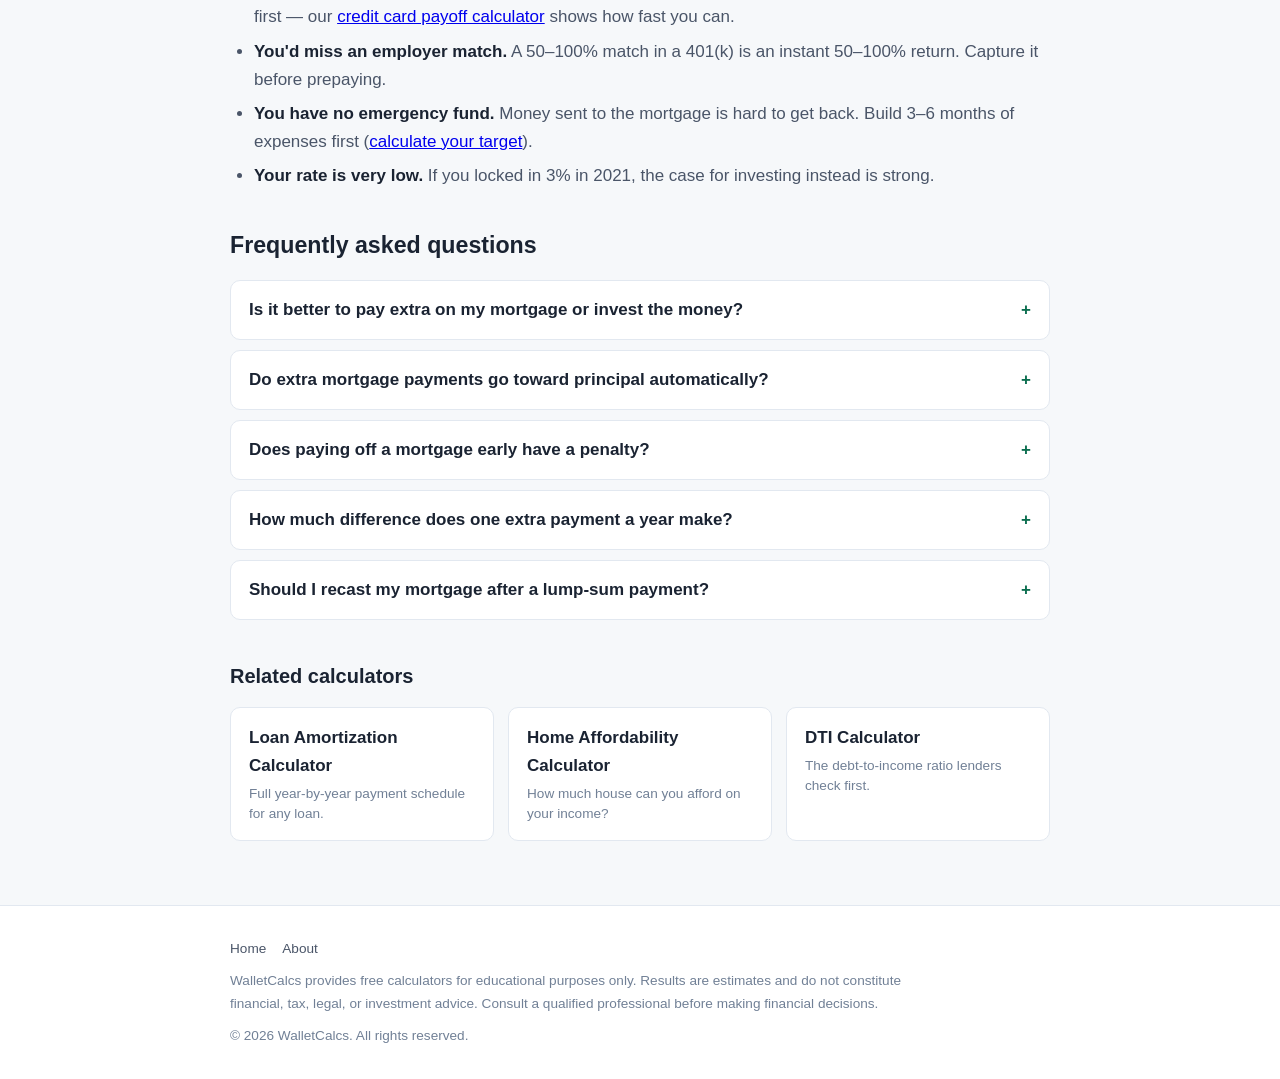
<file: tools/mortgage-payoff-calculator/index.html>
<!DOCTYPE html>
<html lang="en">
<head>
<meta charset="UTF-8">
<meta name="viewport" content="width=device-width, initial-scale=1.0">
<title>Mortgage Payoff Calculator — See How Extra Payments Save You Thousands</title>
<meta name="description" content="Free mortgage payoff calculator. Enter your balance, rate, and an extra monthly payment to see exactly how many years and how much interest you'll save.">
<link rel="canonical" href="https://walletcalcs.pages.dev/tools/mortgage-payoff-calculator/">
<meta property="og:title" content="Mortgage Payoff Calculator">
<meta property="og:description" content="See how extra payments cut years and thousands in interest off your mortgage.">
<meta property="og:type" content="website">
<meta property="og:url" content="https://walletcalcs.pages.dev/tools/mortgage-payoff-calculator/">
<link rel="stylesheet" href="/css/style.css">
<script type="application/ld+json">
{
  "@context": "https://schema.org",
  "@graph": [
    {
      "@type": "WebApplication",
      "name": "Mortgage Payoff Calculator",
      "url": "https://walletcalcs.pages.dev/tools/mortgage-payoff-calculator/",
      "applicationCategory": "FinanceApplication",
      "operatingSystem": "Any",
      "offers": { "@type": "Offer", "price": "0", "priceCurrency": "USD" },
      "description": "Calculate how extra monthly payments or a lump sum shorten your mortgage and reduce total interest."
    },
    {
      "@type": "BreadcrumbList",
      "itemListElement": [
        { "@type": "ListItem", "position": 1, "name": "Home", "item": "https://walletcalcs.pages.dev/" },
        { "@type": "ListItem", "position": 2, "name": "Mortgage Payoff Calculator", "item": "https://walletcalcs.pages.dev/tools/mortgage-payoff-calculator/" }
      ]
    },
    {
      "@type": "FAQPage",
      "mainEntity": [
        {
          "@type": "Question",
          "name": "Is it better to pay extra on my mortgage or invest the money?",
          "acceptedAnswer": { "@type": "Answer", "text": "It depends on your mortgage rate versus your expected investment return. Paying extra on a mortgage earns you a guaranteed, tax-free return equal to your interest rate. If your rate is 7%, prepaying is equivalent to a guaranteed 7% return — hard to beat safely. If your rate is 3%, long-term index investing has historically returned more. Many people split the difference: invest up to any employer 401(k) match first, then put extra cash toward the mortgage." }
        },
        {
          "@type": "Question",
          "name": "Do extra mortgage payments go toward principal automatically?",
          "acceptedAnswer": { "@type": "Answer", "text": "Not always. Some servicers apply extra money to next month's payment (including interest) unless you specify otherwise. When you send an extra payment, mark it as 'apply to principal' in your servicer's payment portal or on the check memo. Verify on your next statement that the principal balance dropped by the full extra amount." }
        },
        {
          "@type": "Question",
          "name": "Does paying off a mortgage early have a penalty?",
          "acceptedAnswer": { "@type": "Answer", "text": "Most U.S. mortgages originated after 2014 have no prepayment penalty, because Qualified Mortgage rules restrict them. Some loans (certain jumbo, investment property, or non-QM loans) may charge a penalty in the first 3 years. Check your loan estimate or promissory note, or ask your servicer directly." }
        },
        {
          "@type": "Question",
          "name": "How much difference does one extra payment a year make?",
          "acceptedAnswer": { "@type": "Answer", "text": "One extra monthly payment per year (the effect of biweekly payments) typically shortens a 30-year mortgage by 4 to 6 years and saves tens of thousands of dollars in interest, depending on your rate. On a $300,000 loan at 6.5%, one extra payment a year saves roughly $70,000 in interest." }
        },
        {
          "@type": "Question",
          "name": "Should I recast my mortgage after a lump-sum payment?",
          "acceptedAnswer": { "@type": "Answer", "text": "A recast keeps your term the same but lowers your required monthly payment after a large principal payment, usually for a small fee ($150–$500). Choose a recast if you want lower required payments and flexibility; skip it and keep paying the same amount if your goal is the fastest payoff and maximum interest savings." }
        }
      ]
    }
  ]
}
</script>
</head>
<body>
<header class="site-header">
  <div class="container">
    <a class="logo" href="/">Wallet<span>Calcs</span></a>
    <nav class="site-nav"><a href="/">All Tools</a></nav>
  </div>
</header>

<main class="container">
  <nav class="breadcrumb"><a href="/">Home</a> › Mortgage Payoff Calculator</nav>
  <h1 class="page-title">Mortgage Payoff Calculator</h1>
  <p class="page-subtitle">See exactly how much time and interest you save by paying extra each month — or by making a one-time lump-sum payment.</p>

  <div class="calc-card">
    <form id="calcForm" autocomplete="off">
      <div class="calc-grid">
        <div class="field">
          <label for="balance">Current loan balance</label>
          <div class="input-wrap"><span class="prefix">$</span><input type="number" id="balance" value="300000" min="0" step="1000"></div>
        </div>
        <div class="field">
          <label for="rate">Interest rate <span class="hint">(annual)</span></label>
          <div class="input-wrap"><span class="suffix">%</span><input type="number" id="rate" value="6.5" min="0" max="25" step="0.05"></div>
        </div>
        <div class="field">
          <label for="years">Remaining term <span class="hint">(years)</span></label>
          <div class="input-wrap"><input type="number" id="years" value="27" min="1" max="40" step="1"></div>
        </div>
        <div class="field">
          <label for="extra">Extra payment per month</label>
          <div class="input-wrap"><span class="prefix">$</span><input type="number" id="extra" value="200" min="0" step="25"></div>
        </div>
        <div class="field full">
          <label for="lump">One-time lump sum toward principal <span class="hint">(optional)</span></label>
          <div class="input-wrap"><span class="prefix">$</span><input type="number" id="lump" value="0" min="0" step="500"></div>
        </div>
      </div>
    </form>

    <div class="results">
      <div class="result-hero">
        <div class="label">Total interest saved</div>
        <div class="value" id="saved">—</div>
        <div class="sub" id="savedSub"></div>
      </div>
      <div class="result-rows">
        <div class="result-row"><span class="k">Required monthly payment</span><span class="v" id="payment">—</span></div>
        <div class="result-row"><span class="k">Time saved</span><span class="v" id="timeSaved">—</span></div>
        <div class="result-row"><span class="k">Original payoff time</span><span class="v" id="origTime">—</span></div>
        <div class="result-row"><span class="k">New payoff time</span><span class="v" id="newTime">—</span></div>
        <div class="result-row"><span class="k">Original total interest</span><span class="v" id="origInterest">—</span></div>
        <div class="result-row"><span class="k">New total interest</span><span class="v" id="newInterest">—</span></div>
      </div>
      <div class="table-wrap">
        <table class="data">
          <thead><tr><th>Period</th><th>Principal paid</th><th>Interest paid</th><th>Balance</th></tr></thead>
          <tbody id="schedule"></tbody>
        </table>
      </div>
      <p class="result-note">Assumes principal and interest only (taxes and insurance excluded) and that extra payments are applied directly to principal.</p>
    </div>
  </div>

  <div class="ad-slot"></div>

  <article class="content">
    <h2>How extra mortgage payments actually work</h2>
    <p>Every mortgage payment splits into two parts: interest (the lender's charge for that month) and principal (the part that reduces your debt). Early in a mortgage, most of the payment is interest — on a new 30-year loan at 6.5%, roughly two-thirds of your first payment is interest.</p>
    <p>An extra payment skips the line. Because your required payment already covers that month's interest, <strong>every dollar of extra payment goes 100% to principal</strong>. A smaller principal means less interest accrues next month, so slightly more of your regular payment hits principal too. This compounding effect is why modest extra payments produce outsized savings over decades.</p>

    <h2>The math behind the calculator</h2>
    <p>The calculator first derives your required monthly payment from the standard amortization formula:</p>
    <div class="formula">M = P × r ÷ (1 − (1 + r)<sup>−n</sup>)</div>
    <p>where <strong>P</strong> is the balance, <strong>r</strong> is the monthly rate (annual rate ÷ 12), and <strong>n</strong> is the number of remaining months. It then simulates the loan month by month twice — once with your regular payment and once with the extra amount (and any lump sum applied up front) — and compares total interest and payoff dates.</p>

    <h2>A realistic example</h2>
    <p>Take a $300,000 balance at 6.5% with 27 years left. The required payment is about $1,943. Adding just <strong>$200 per month</strong>:</p>
    <ul>
      <li>Payoff time drops from 27 years to about 21½ years — <strong>5½ years sooner</strong>.</li>
      <li>Total interest falls from roughly $329,000 to about $246,000 — <strong>about $83,000 saved</strong>.</li>
    </ul>
    <p>That's a return most people can't get anywhere else without risk: prepaying a 6.5% mortgage is mathematically identical to earning a guaranteed, tax-free 6.5% on that $200.</p>

    <h2>Three ways to prepay (ranked by convenience)</h2>
    <ol>
      <li><strong>Monthly extra payment.</strong> Set an automatic extra amount with your servicer, flagged "apply to principal." Easiest to sustain.</li>
      <li><strong>Biweekly payments.</strong> Pay half your payment every two weeks. Because there are 26 half-payments in a year, you make the equivalent of 13 monthly payments — one extra per year — without feeling it.</li>
      <li><strong>Annual lump sum.</strong> Tax refunds and bonuses work well. A single $5,000 principal payment early in a 6.5% loan saves roughly $15,000 in lifetime interest.</li>
    </ol>

    <h2>When you should NOT prepay your mortgage</h2>
    <p>Prepaying is not automatically the right move. Consider holding off if any of these apply:</p>
    <ul>
      <li><strong>You have higher-rate debt.</strong> Credit cards at 22% beat a mortgage at 6.5% every time. Kill the card debt first — our <a href="/tools/credit-card-payoff-calculator/">credit card payoff calculator</a> shows how fast you can.</li>
      <li><strong>You'd miss an employer match.</strong> A 50–100% match in a 401(k) is an instant 50–100% return. Capture it before prepaying.</li>
      <li><strong>You have no emergency fund.</strong> Money sent to the mortgage is hard to get back. Build 3–6 months of expenses first (<a href="/tools/emergency-fund-calculator/">calculate your target</a>).</li>
      <li><strong>Your rate is very low.</strong> If you locked in 3% in 2021, the case for investing instead is strong.</li>
    </ul>
  </article>

  <section class="faq">
    <h2>Frequently asked questions</h2>
    <details>
      <summary>Is it better to pay extra on my mortgage or invest the money?</summary>
      <div class="faq-a">It depends on your mortgage rate versus your expected investment return. Paying extra earns a guaranteed, tax-free return equal to your interest rate. At 7%, prepaying is hard to beat safely; at 3%, long-term index investing has historically returned more. Many people capture their employer 401(k) match first, then put extra cash toward the mortgage.</div>
    </details>
    <details>
      <summary>Do extra mortgage payments go toward principal automatically?</summary>
      <div class="faq-a">Not always. Some servicers apply extra money to next month's payment unless you specify otherwise. Mark extra payments as "apply to principal" and verify on your next statement that the balance dropped by the full amount.</div>
    </details>
    <details>
      <summary>Does paying off a mortgage early have a penalty?</summary>
      <div class="faq-a">Most U.S. mortgages originated after 2014 have no prepayment penalty due to Qualified Mortgage rules. Some jumbo, investment-property, or non-QM loans may charge one in the first 3 years — check your promissory note or ask your servicer.</div>
    </details>
    <details>
      <summary>How much difference does one extra payment a year make?</summary>
      <div class="faq-a">One extra monthly payment per year (what biweekly payments accomplish) typically shortens a 30-year mortgage by 4–6 years. On a $300,000 loan at 6.5%, that's roughly $70,000 of interest saved.</div>
    </details>
    <details>
      <summary>Should I recast my mortgage after a lump-sum payment?</summary>
      <div class="faq-a">A recast lowers your required payment (keeping the term) after a big principal payment, usually for $150–$500. Recast if you want payment flexibility; skip it and keep paying the same amount if you want the fastest payoff.</div>
    </details>
  </section>

  <section class="related">
    <h2>Related calculators</h2>
    <div class="tool-grid">
      <a class="tool-card" href="/tools/loan-amortization-calculator/"><div class="t">Loan Amortization Calculator</div><div class="d">Full year-by-year payment schedule for any loan.</div></a>
      <a class="tool-card" href="/tools/home-affordability-calculator/"><div class="t">Home Affordability Calculator</div><div class="d">How much house can you afford on your income?</div></a>
      <a class="tool-card" href="/tools/dti-calculator/"><div class="t">DTI Calculator</div><div class="d">The debt-to-income ratio lenders check first.</div></a>
    </div>
  </section>
</main>

<footer class="site-footer">
  <div class="container">
    <div><a href="/">Home</a><a href="/about/">About</a></div>
    <div class="disclaimer">WalletCalcs provides free calculators for educational purposes only. Results are estimates and do not constitute financial, tax, legal, or investment advice. Consult a qualified professional before making financial decisions.</div>
    <div>© 2026 WalletCalcs. All rights reserved.</div>
  </div>
</footer>

<script src="/js/calc.js"></script>
<script>
function calc() {
  const balance = num("balance");
  const rate = num("rate");
  const years = num("years");
  const extra = num("extra");
  const lump = num("lump");
  const months = Math.round(years * 12);

  const payment = pmt(balance, rate, months);
  if (!isFinite(payment) || balance <= 0 || months <= 0) return;

  const base = amortize(balance, rate, payment, 0);
  const withExtraBalance = Math.max(balance - lump, 0);
  const better = amortize(withExtraBalance, rate, payment, extra);
  // Interest saved compares total cost including the lump reducing principal up front.
  const saved = base.totalInterest - better.totalInterest;

  $("payment").textContent = fmtUSD2(payment);
  $("saved").textContent = fmtUSD(Math.max(saved, 0));
  $("savedSub").textContent = (extra > 0 || lump > 0)
    ? "by paying " + (extra > 0 ? fmtUSD(extra) + "/mo extra" : "") + (extra > 0 && lump > 0 ? " plus " : "") + (lump > 0 ? "a " + fmtUSD(lump) + " lump sum" : "")
    : "add an extra payment above to see savings";
  $("timeSaved").textContent = fmtMonths(base.months - better.months);
  $("origTime").textContent = fmtMonths(base.months);
  $("newTime").textContent = fmtMonths(better.months);
  $("origInterest").textContent = fmtUSD(base.totalInterest);
  $("newInterest").textContent = fmtUSD(better.totalInterest);
  renderYearlyTable("schedule", better.rows);
}
liveCalc("calcForm", calc);
</script>
</body>
</html>
</file>
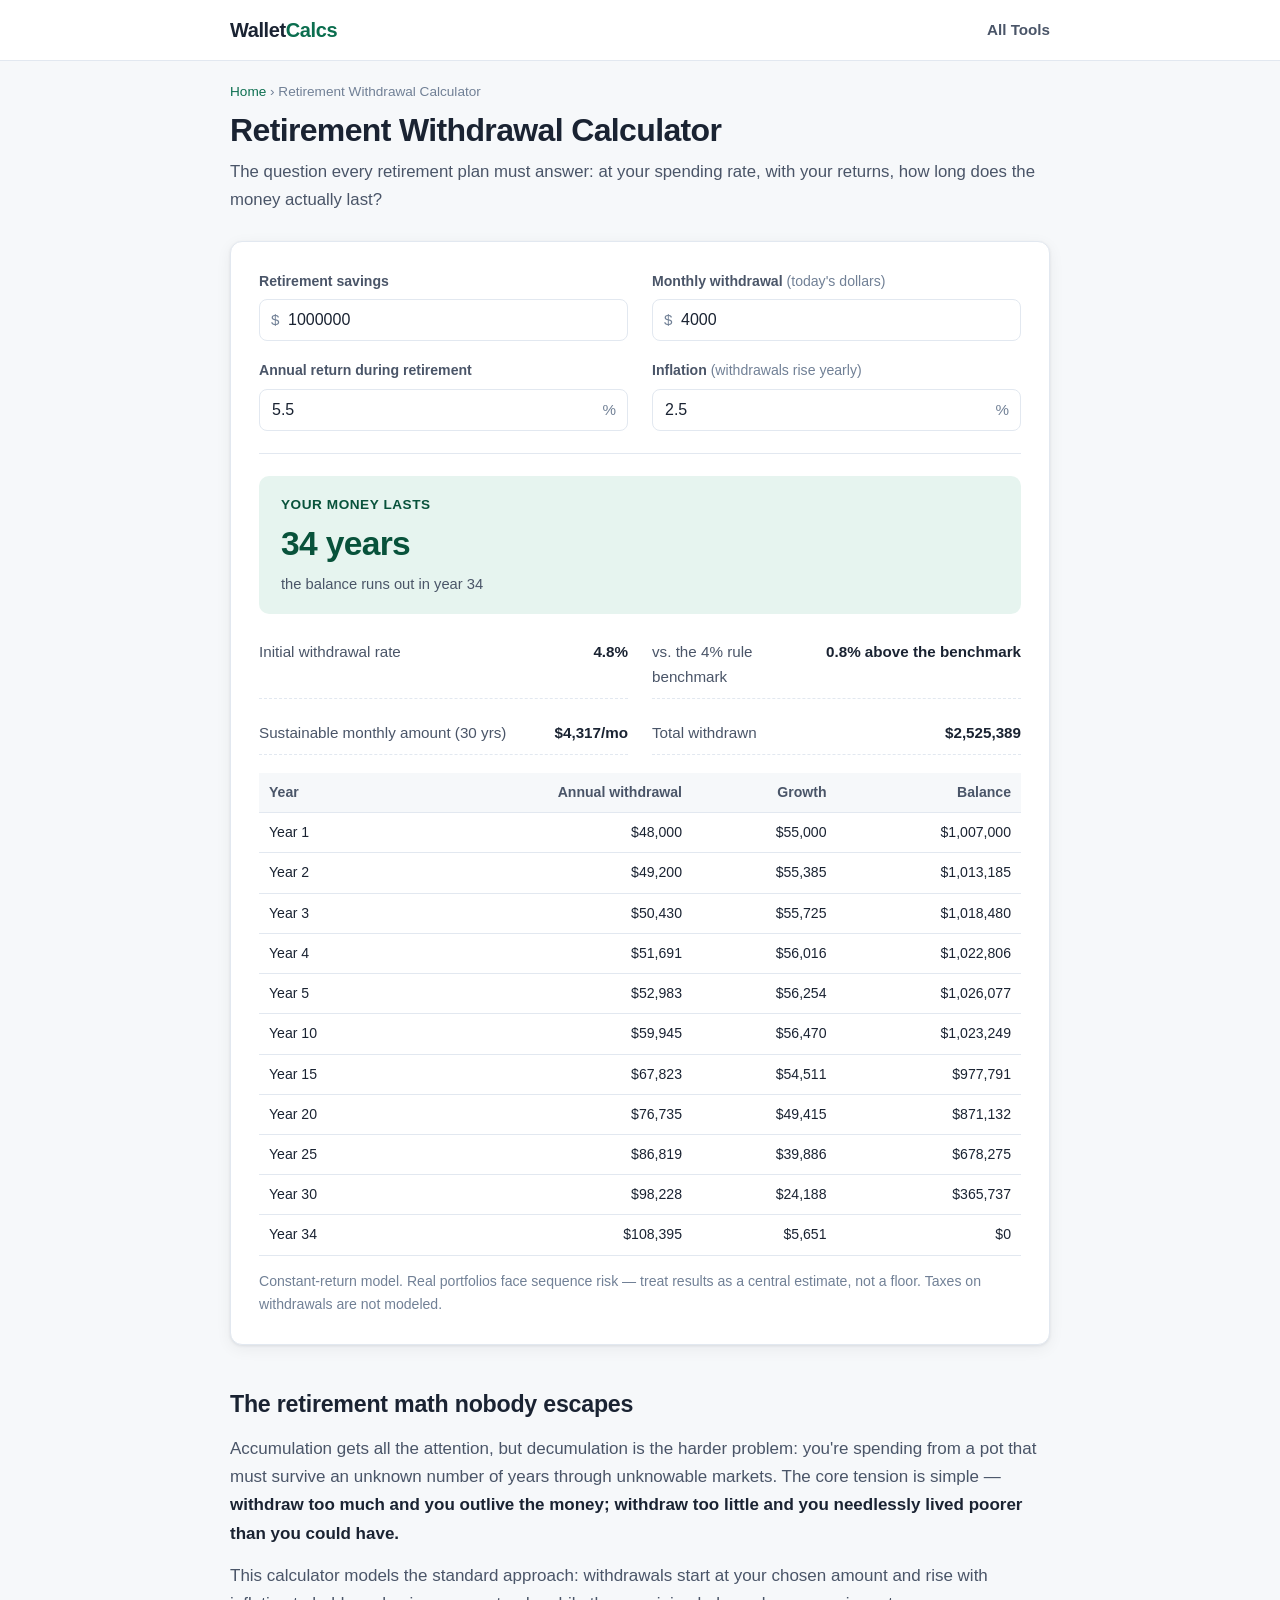
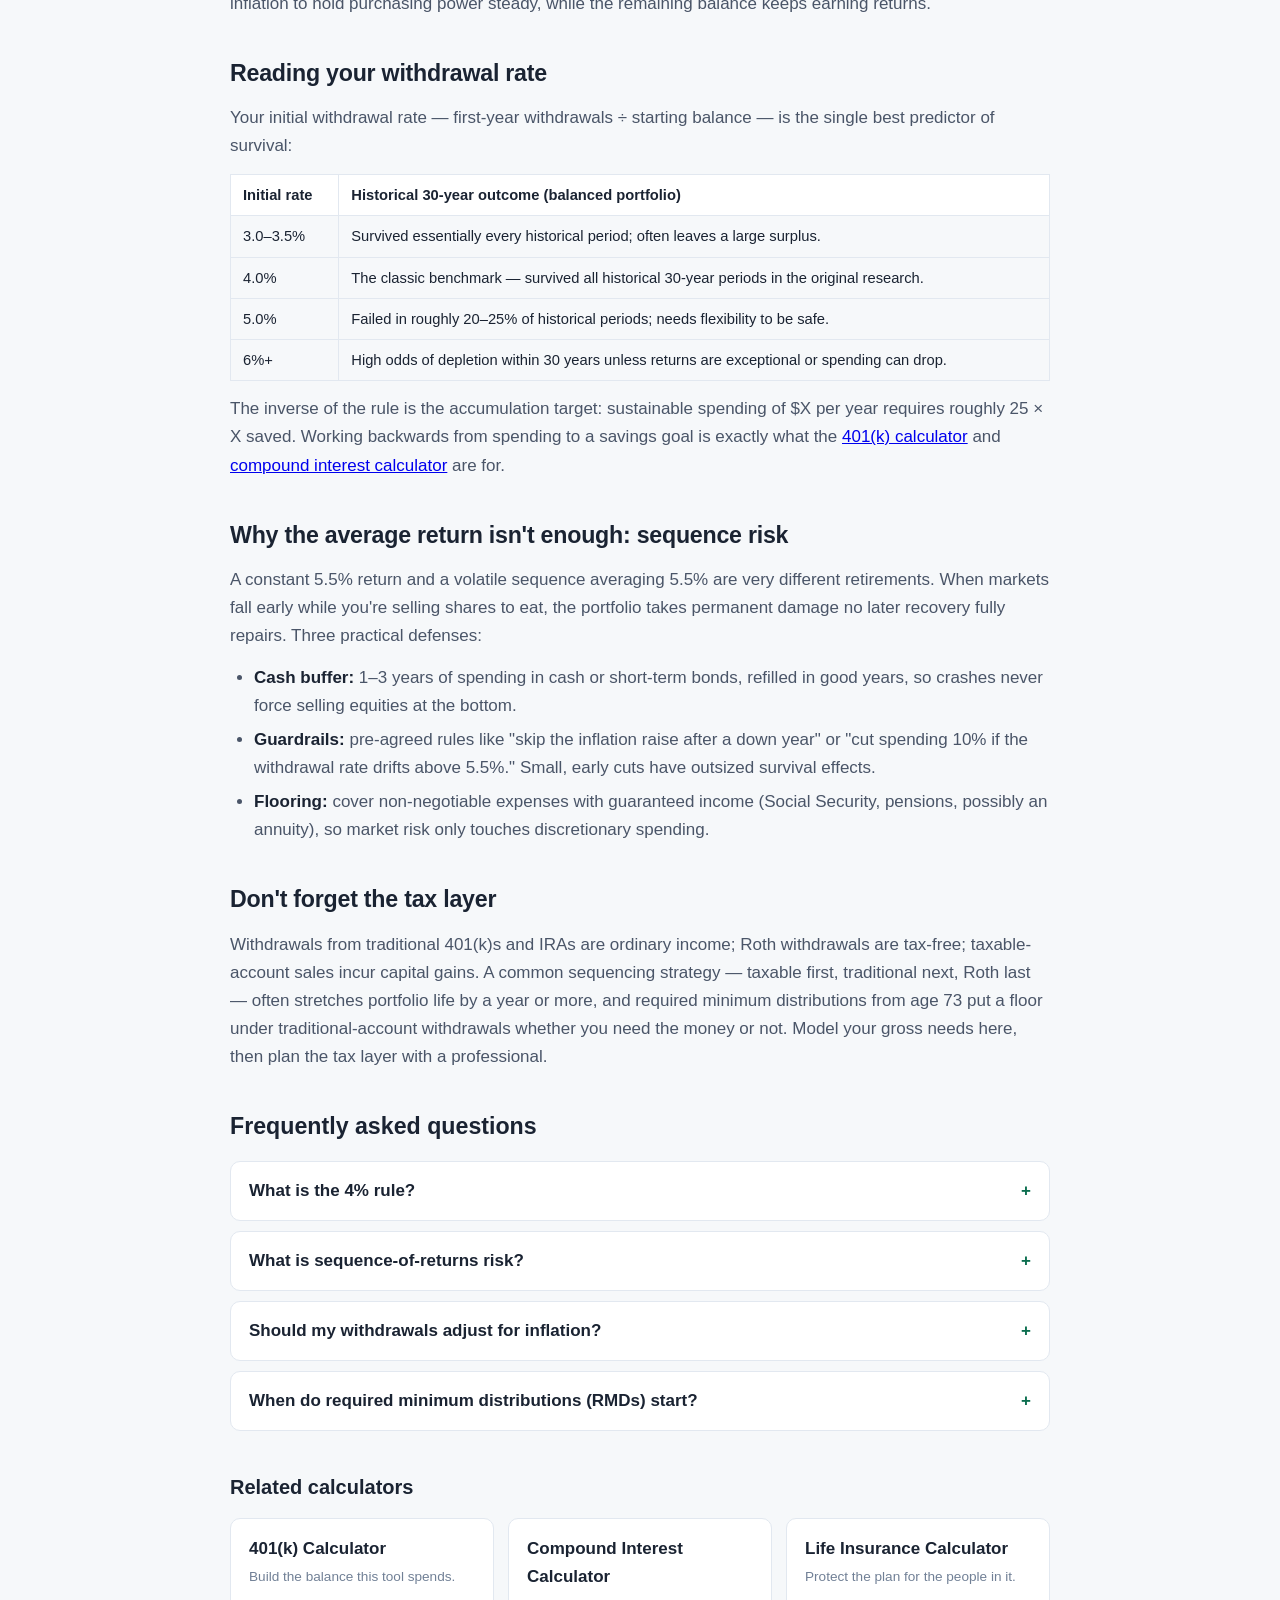
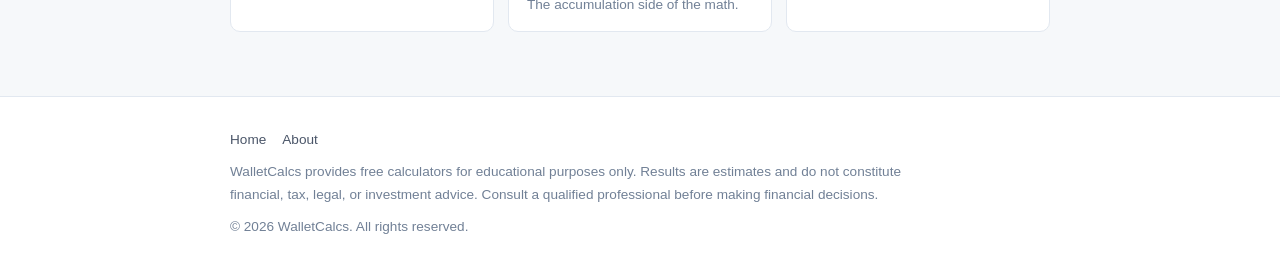
<file: tools/retirement-withdrawal-calculator/index.html>
<!DOCTYPE html>
<html lang="en">
<head>
<meta charset="UTF-8">
<meta name="viewport" content="width=device-width, initial-scale=1.0">
<title>Retirement Withdrawal Calculator — How Long Will My Savings Last?</title>
<meta name="description" content="Free retirement withdrawal calculator. Test the 4% rule with your own numbers: enter savings, monthly withdrawals, and returns to see how long your money lasts.">
<link rel="canonical" href="https://walletcalcs.pages.dev/tools/retirement-withdrawal-calculator/">
<meta property="og:title" content="Retirement Withdrawal Calculator">
<meta property="og:description" content="How long will your savings last at a given withdrawal rate? Test the 4% rule.">
<meta property="og:type" content="website">
<meta property="og:url" content="https://walletcalcs.pages.dev/tools/retirement-withdrawal-calculator/">
<link rel="stylesheet" href="/css/style.css">
<script type="application/ld+json">
{
  "@context": "https://schema.org",
  "@graph": [
    {
      "@type": "WebApplication",
      "name": "Retirement Withdrawal Calculator",
      "url": "https://walletcalcs.pages.dev/tools/retirement-withdrawal-calculator/",
      "applicationCategory": "FinanceApplication",
      "operatingSystem": "Any",
      "offers": { "@type": "Offer", "price": "0", "priceCurrency": "USD" },
      "description": "Calculate how long retirement savings last at a chosen withdrawal amount, with returns and inflation adjustments."
    },
    {
      "@type": "BreadcrumbList",
      "itemListElement": [
        { "@type": "ListItem", "position": 1, "name": "Home", "item": "https://walletcalcs.pages.dev/" },
        { "@type": "ListItem", "position": 2, "name": "Retirement Withdrawal Calculator", "item": "https://walletcalcs.pages.dev/tools/retirement-withdrawal-calculator/" }
      ]
    },
    {
      "@type": "FAQPage",
      "mainEntity": [
        {
          "@type": "Question",
          "name": "What is the 4% rule?",
          "acceptedAnswer": { "@type": "Answer", "text": "A guideline from the 1994 Bengen study: withdraw 4% of your portfolio in year one of retirement, then adjust that dollar amount for inflation each year. Historically, a 50–75% stock portfolio survived every 30-year U.S. period at that rate. It implies you need about 25x your annual spending to retire. It's a planning benchmark, not a guarantee — some researchers now argue for 3.5–4.5% depending on valuations, retirement length, and flexibility." }
        },
        {
          "@type": "Question",
          "name": "What is sequence-of-returns risk?",
          "acceptedAnswer": { "@type": "Answer", "text": "The danger that bad market years arrive early in retirement, while you're withdrawing. Two retirees with identical average returns can end up wildly apart: the one who hits a 30% crash in years 1–2 sells shares cheap to fund living costs and may run out, while the one whose crash comes in year 25 barely notices. Defenses include a 1–3 year cash buffer, flexible spending rules, and a moderate bond allocation early in retirement." }
        },
        {
          "@type": "Question",
          "name": "Should my withdrawals adjust for inflation?",
          "acceptedAnswer": { "@type": "Answer", "text": "Yes — a fixed dollar withdrawal quietly cuts your real spending power roughly in half over 24 years at 3% inflation. This calculator's inflation setting increases the withdrawal each year to hold purchasing power constant, which is the realistic (and more demanding) test of whether savings will last." }
        },
        {
          "@type": "Question",
          "name": "When do required minimum distributions (RMDs) start?",
          "acceptedAnswer": { "@type": "Answer", "text": "Under current law, RMDs from traditional 401(k)s and IRAs start at age 73 (rising to 75 for those born in 1960 or later). Roth IRAs have no lifetime RMDs. RMDs set a floor on withdrawals — a first-year RMD is roughly 3.8% of the balance — so plans that intend to withdraw less than that from traditional accounts need to account for the forced income and its taxes." }
        }
      ]
    }
  ]
}
</script>
</head>
<body>
<header class="site-header">
  <div class="container">
    <a class="logo" href="/">Wallet<span>Calcs</span></a>
    <nav class="site-nav"><a href="/">All Tools</a></nav>
  </div>
</header>

<main class="container">
  <nav class="breadcrumb"><a href="/">Home</a> › Retirement Withdrawal Calculator</nav>
  <h1 class="page-title">Retirement Withdrawal Calculator</h1>
  <p class="page-subtitle">The question every retirement plan must answer: at your spending rate, with your returns, how long does the money actually last?</p>

  <div class="calc-card">
    <form id="calcForm" autocomplete="off">
      <div class="calc-grid">
        <div class="field">
          <label for="savings">Retirement savings</label>
          <div class="input-wrap"><span class="prefix">$</span><input type="number" id="savings" value="1000000" min="0" step="10000"></div>
        </div>
        <div class="field">
          <label for="monthly">Monthly withdrawal <span class="hint">(today's dollars)</span></label>
          <div class="input-wrap"><span class="prefix">$</span><input type="number" id="monthly" value="4000" min="0" step="100"></div>
        </div>
        <div class="field">
          <label for="ret">Annual return during retirement</label>
          <div class="input-wrap"><span class="suffix">%</span><input type="number" id="ret" value="5.5" min="0" max="12" step="0.25"></div>
        </div>
        <div class="field">
          <label for="inflation">Inflation <span class="hint">(withdrawals rise yearly)</span></label>
          <div class="input-wrap"><span class="suffix">%</span><input type="number" id="inflation" value="2.5" min="0" max="10" step="0.25"></div>
        </div>
      </div>
    </form>

    <div class="results">
      <div class="result-hero">
        <div class="label">Your money lasts</div>
        <div class="value" id="lasts">—</div>
        <div class="sub" id="lastsSub"></div>
      </div>
      <div class="result-rows">
        <div class="result-row"><span class="k">Initial withdrawal rate</span><span class="v" id="rate">—</span></div>
        <div class="result-row"><span class="k">vs. the 4% rule benchmark</span><span class="v" id="fourPct">—</span></div>
        <div class="result-row"><span class="k">Sustainable monthly amount (30 yrs)</span><span class="v" id="sustainable">—</span></div>
        <div class="result-row"><span class="k">Total withdrawn</span><span class="v" id="totalOut">—</span></div>
      </div>
      <div class="table-wrap">
        <table class="data">
          <thead><tr><th>Year</th><th>Annual withdrawal</th><th>Growth</th><th>Balance</th></tr></thead>
          <tbody id="schedule"></tbody>
        </table>
      </div>
      <p class="result-note">Constant-return model. Real portfolios face sequence risk — treat results as a central estimate, not a floor. Taxes on withdrawals are not modeled.</p>
    </div>
  </div>

  <div class="ad-slot"></div>

  <article class="content">
    <h2>The retirement math nobody escapes</h2>
    <p>Accumulation gets all the attention, but decumulation is the harder problem: you're spending from a pot that must survive an unknown number of years through unknowable markets. The core tension is simple — <strong>withdraw too much and you outlive the money; withdraw too little and you needlessly lived poorer than you could have.</strong></p>
    <p>This calculator models the standard approach: withdrawals start at your chosen amount and rise with inflation to hold purchasing power steady, while the remaining balance keeps earning returns.</p>

    <h2>Reading your withdrawal rate</h2>
    <p>Your initial withdrawal rate — first-year withdrawals ÷ starting balance — is the single best predictor of survival:</p>
    <table>
      <tr><th>Initial rate</th><th>Historical 30-year outcome (balanced portfolio)</th></tr>
      <tr><td>3.0–3.5%</td><td>Survived essentially every historical period; often leaves a large surplus.</td></tr>
      <tr><td>4.0%</td><td>The classic benchmark — survived all historical 30-year periods in the original research.</td></tr>
      <tr><td>5.0%</td><td>Failed in roughly 20–25% of historical periods; needs flexibility to be safe.</td></tr>
      <tr><td>6%+</td><td>High odds of depletion within 30 years unless returns are exceptional or spending can drop.</td></tr>
    </table>
    <p>The inverse of the rule is the accumulation target: sustainable spending of $X per year requires roughly 25 × X saved. Working backwards from spending to a savings goal is exactly what the <a href="/tools/401k-calculator/">401(k) calculator</a> and <a href="/tools/compound-interest-calculator/">compound interest calculator</a> are for.</p>

    <h2>Why the average return isn't enough: sequence risk</h2>
    <p>A constant 5.5% return and a volatile sequence averaging 5.5% are very different retirements. When markets fall early while you're selling shares to eat, the portfolio takes permanent damage no later recovery fully repairs. Three practical defenses:</p>
    <ul>
      <li><strong>Cash buffer:</strong> 1–3 years of spending in cash or short-term bonds, refilled in good years, so crashes never force selling equities at the bottom.</li>
      <li><strong>Guardrails:</strong> pre-agreed rules like "skip the inflation raise after a down year" or "cut spending 10% if the withdrawal rate drifts above 5.5%." Small, early cuts have outsized survival effects.</li>
      <li><strong>Flooring:</strong> cover non-negotiable expenses with guaranteed income (Social Security, pensions, possibly an annuity), so market risk only touches discretionary spending.</li>
    </ul>

    <h2>Don't forget the tax layer</h2>
    <p>Withdrawals from traditional 401(k)s and IRAs are ordinary income; Roth withdrawals are tax-free; taxable-account sales incur capital gains. A common sequencing strategy — taxable first, traditional next, Roth last — often stretches portfolio life by a year or more, and required minimum distributions from age 73 put a floor under traditional-account withdrawals whether you need the money or not. Model your gross needs here, then plan the tax layer with a professional.</p>
  </article>

  <section class="faq">
    <h2>Frequently asked questions</h2>
    <details>
      <summary>What is the 4% rule?</summary>
      <div class="faq-a">Withdraw 4% of the portfolio in year one, then adjust for inflation annually. Historically survived every 30-year U.S. period with a 50–75% stock mix. Implies needing ~25x annual spending. A benchmark, not a guarantee.</div>
    </details>
    <details>
      <summary>What is sequence-of-returns risk?</summary>
      <div class="faq-a">The risk of bad market years arriving early in retirement while you're withdrawing — selling cheap does permanent damage. Defenses: a 1–3 year cash buffer, flexible spending rules, and moderate bonds early on.</div>
    </details>
    <details>
      <summary>Should my withdrawals adjust for inflation?</summary>
      <div class="faq-a">Yes. A fixed dollar withdrawal loses about half its purchasing power in 24 years at 3% inflation. This calculator raises withdrawals with inflation — the realistic test.</div>
    </details>
    <details>
      <summary>When do required minimum distributions (RMDs) start?</summary>
      <div class="faq-a">Age 73 currently, rising to 75 for those born 1960 or later. Roth IRAs are exempt. A first-year RMD is roughly 3.8% of the traditional-account balance, forced and taxable.</div>
    </details>
  </section>

  <section class="related">
    <h2>Related calculators</h2>
    <div class="tool-grid">
      <a class="tool-card" href="/tools/401k-calculator/"><div class="t">401(k) Calculator</div><div class="d">Build the balance this tool spends.</div></a>
      <a class="tool-card" href="/tools/compound-interest-calculator/"><div class="t">Compound Interest Calculator</div><div class="d">The accumulation side of the math.</div></a>
      <a class="tool-card" href="/tools/life-insurance-calculator/"><div class="t">Life Insurance Calculator</div><div class="d">Protect the plan for the people in it.</div></a>
    </div>
  </section>
</main>

<footer class="site-footer">
  <div class="container">
    <div><a href="/">Home</a><a href="/about/">About</a></div>
    <div class="disclaimer">WalletCalcs provides free calculators for educational purposes only. Results are estimates and do not constitute financial, tax, legal, or investment advice. Consult a qualified professional before making financial decisions.</div>
    <div>© 2026 WalletCalcs. All rights reserved.</div>
  </div>
</footer>

<script src="/js/calc.js"></script>
<script>
function simulate(savings, monthly, retPct, inflPct, maxYears = 60) {
  let bal = savings, withdrawal = monthly * 12, totalOut = 0;
  const rows = [];
  for (let y = 1; y <= maxYears; y++) {
    const growth = bal * retPct / 100;
    const out = Math.min(withdrawal, bal + growth);
    bal = bal + growth - out;
    totalOut += out;
    if (y <= 5 || y % 5 === 0 || bal <= 0) rows.push({ year: y, out, growth, balance: Math.max(bal, 0) });
    if (bal <= 0) return { years: y, totalOut, rows, depleted: true };
    withdrawal *= 1 + inflPct / 100;
  }
  return { years: maxYears, totalOut, rows, depleted: false };
}

function sustainableMonthly(savings, retPct, inflPct, targetYears = 30) {
  let lo = 0, hi = savings; // monthly
  for (let i = 0; i < 60; i++) {
    const mid = (lo + hi) / 2;
    const r = simulate(savings, mid, retPct, inflPct, targetYears + 1);
    if (r.depleted && r.years <= targetYears) hi = mid; else lo = mid;
  }
  return lo;
}

function calc() {
  const savings = num("savings");
  const monthly = num("monthly");
  const ret = num("ret");
  const inflation = num("inflation");
  if (savings <= 0 || monthly <= 0) return;

  const res = simulate(savings, monthly, ret, inflation);
  const initRate = monthly * 12 / savings * 100;

  $("lasts").textContent = res.depleted ? res.years + " years" : res.years + "+ years";
  $("lastsSub").textContent = res.depleted
    ? "the balance runs out in year " + res.years
    : "the balance survives the full 60-year horizon";
  $("rate").textContent = fmtPct(initRate);
  $("fourPct").textContent = initRate <= 4 ? "at or below the benchmark" : fmtPct(initRate - 4) + " above the benchmark";
  $("sustainable").textContent = fmtUSD(sustainableMonthly(savings, ret, inflation)) + "/mo";
  $("totalOut").textContent = fmtUSD(res.totalOut);

  $("schedule").innerHTML = res.rows.map((r) =>
    "<tr><td>Year " + r.year + "</td><td>" + fmtUSD(r.out) + "</td><td>" + fmtUSD(r.growth) + "</td><td>" + fmtUSD(r.balance) + "</td></tr>"
  ).join("");
}
liveCalc("calcForm", calc);
</script>
</body>
</html>
</file>
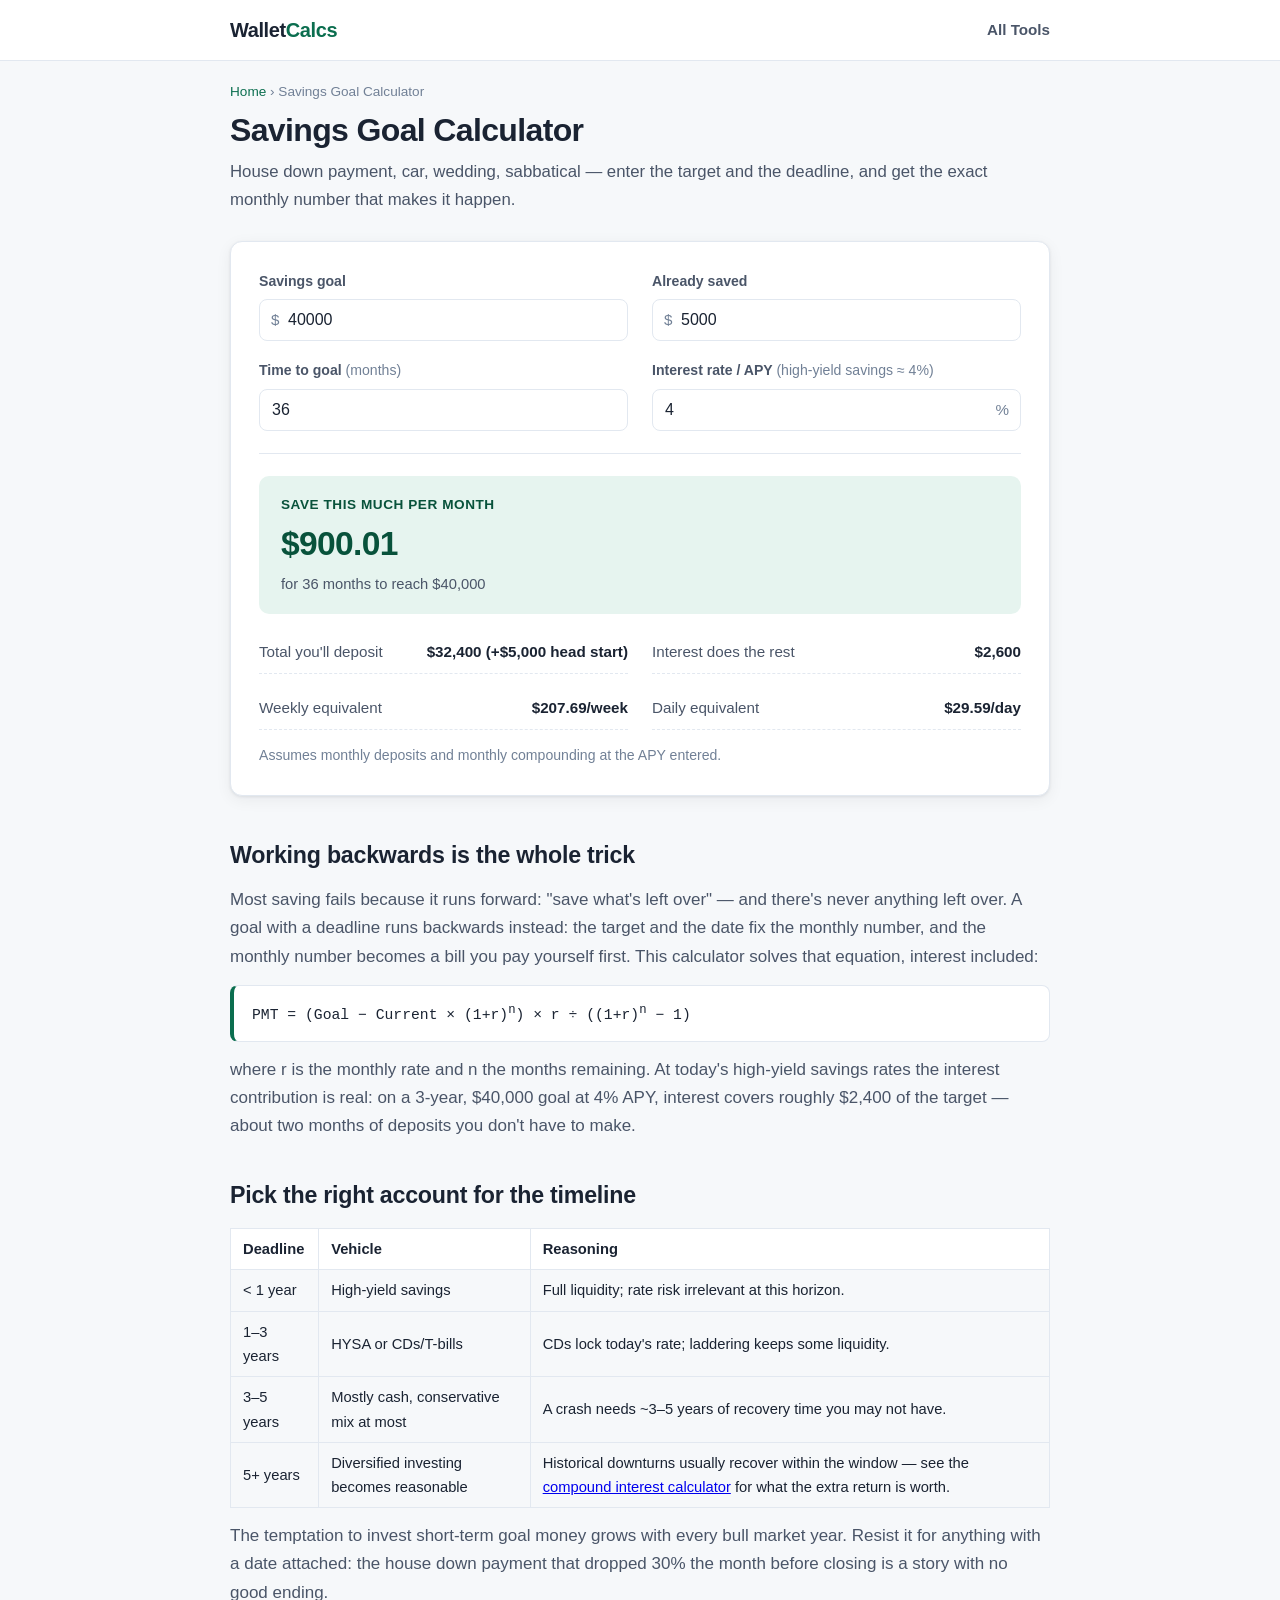
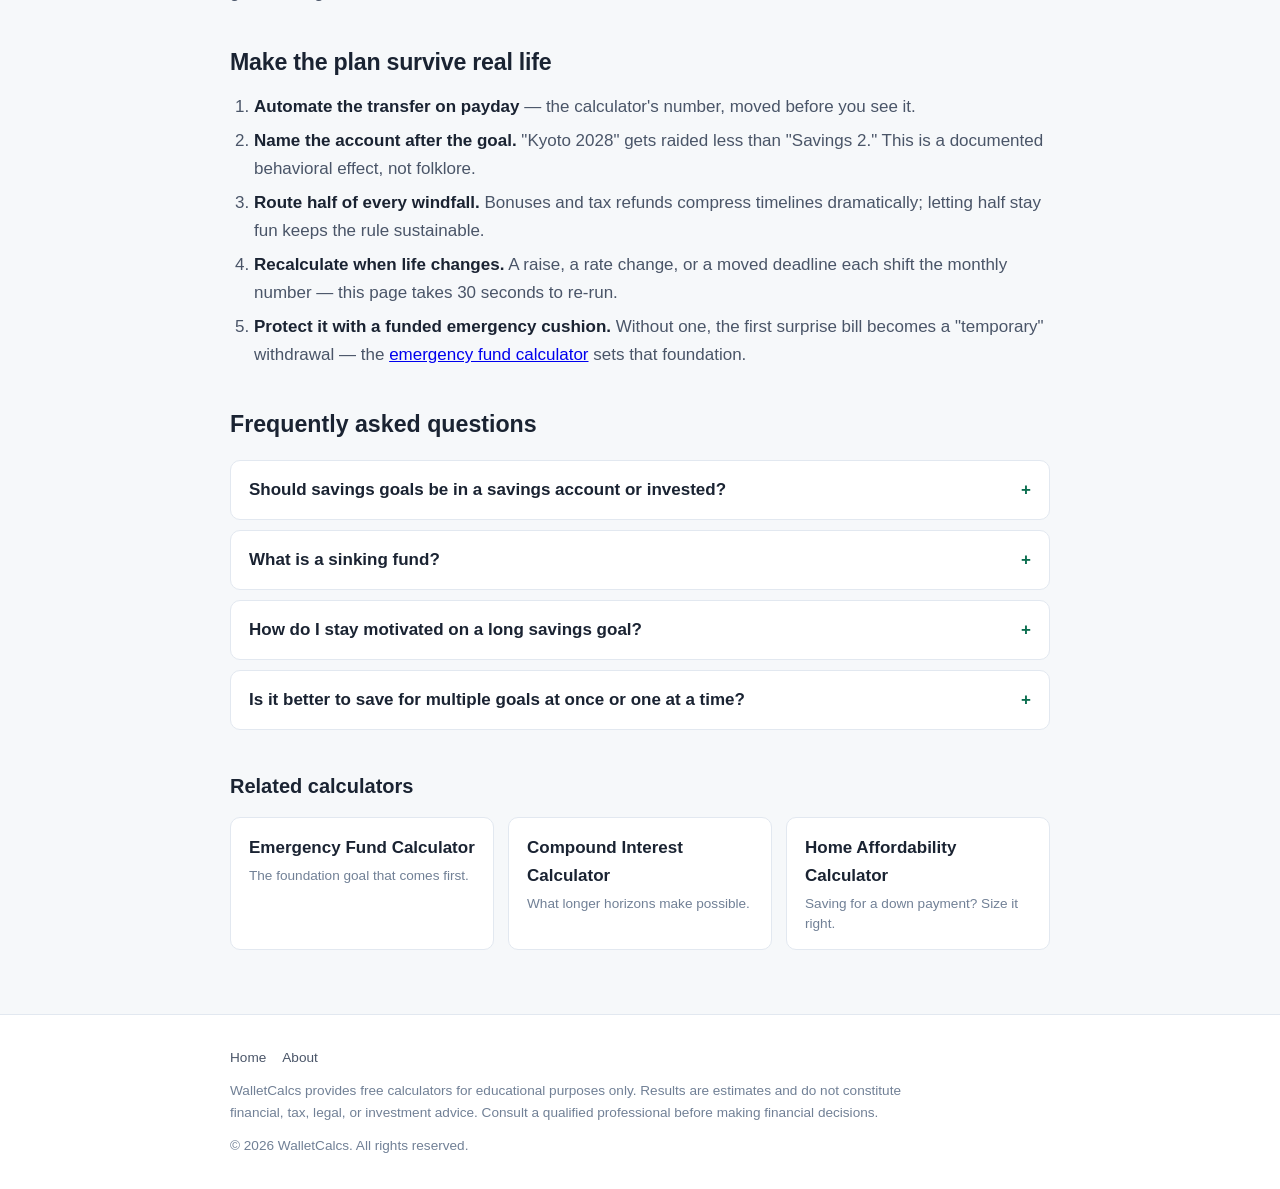
<file: tools/savings-goal-calculator/index.html>
<!DOCTYPE html>
<html lang="en">
<head>
<meta charset="UTF-8">
<meta name="viewport" content="width=device-width, initial-scale=1.0">
<title>Savings Goal Calculator — How Much to Save Per Month to Hit Any Target</title>
<meta name="description" content="Free savings goal calculator. Enter a target amount and deadline to get the exact monthly savings needed — with interest earnings factored in.">
<link rel="canonical" href="https://walletcalcs.pages.dev/tools/savings-goal-calculator/">
<meta property="og:title" content="Savings Goal Calculator">
<meta property="og:description" content="Work backwards from any savings target to the exact monthly amount you need.">
<meta property="og:type" content="website">
<meta property="og:url" content="https://walletcalcs.pages.dev/tools/savings-goal-calculator/">
<link rel="stylesheet" href="/css/style.css">
<script type="application/ld+json">
{
  "@context": "https://schema.org",
  "@graph": [
    {
      "@type": "WebApplication",
      "name": "Savings Goal Calculator",
      "url": "https://walletcalcs.pages.dev/tools/savings-goal-calculator/",
      "applicationCategory": "FinanceApplication",
      "operatingSystem": "Any",
      "offers": { "@type": "Offer", "price": "0", "priceCurrency": "USD" },
      "description": "Calculate the monthly savings required to reach a target amount by a deadline, including interest earned along the way."
    },
    {
      "@type": "BreadcrumbList",
      "itemListElement": [
        { "@type": "ListItem", "position": 1, "name": "Home", "item": "https://walletcalcs.pages.dev/" },
        { "@type": "ListItem", "position": 2, "name": "Savings Goal Calculator", "item": "https://walletcalcs.pages.dev/tools/savings-goal-calculator/" }
      ]
    },
    {
      "@type": "FAQPage",
      "mainEntity": [
        {
          "@type": "Question",
          "name": "Should savings goals be in a savings account or invested?",
          "acceptedAnswer": { "@type": "Answer", "text": "Match the vehicle to the timeline. Under 3 years: high-yield savings or CDs — a market drop right before your house closing is a real risk with no time to recover. Three to five years: a conservative mix at most. Five-plus years: investing becomes reasonable, since historical recoveries from downturns usually complete within that window. The rule: money with a date needs certainty; money without one can chase growth." }
        },
        {
          "@type": "Question",
          "name": "What is a sinking fund?",
          "acceptedAnswer": { "@type": "Answer", "text": "A sinking fund is a savings goal for a predictable future expense — car replacement, holiday gifts, annual insurance premiums, home repairs. Instead of being surprised annually, you divide the known cost by the months remaining and save that amount automatically. Several small sinking funds are what keep an emergency fund from being raided for non-emergencies." }
        },
        {
          "@type": "Question",
          "name": "How do I stay motivated on a long savings goal?",
          "acceptedAnswer": { "@type": "Answer", "text": "Automate first — motivation is unreliable, standing transfers aren't. Then use milestones: track percent-complete rather than dollars-remaining, celebrate quarters (25/50/75%), and keep the goal visible with a named account ('House 2028' beats 'Savings 2'). Named accounts are a documented behavioral nudge: people raid them less." }
        },
        {
          "@type": "Question",
          "name": "Is it better to save for multiple goals at once or one at a time?",
          "acceptedAnswer": { "@type": "Answer", "text": "Sequence by deadline and importance rather than splitting everything evenly. Fully fund the emergency cushion first, then weight contributions toward the nearest hard deadline. Parallel saving works when goals are far apart in time; serial saving (one goal at a time) finishes each goal faster and gives cleaner wins. The failure mode to avoid is spreading so thin that nothing ever completes." }
        }
      ]
    }
  ]
}
</script>
</head>
<body>
<header class="site-header">
  <div class="container">
    <a class="logo" href="/">Wallet<span>Calcs</span></a>
    <nav class="site-nav"><a href="/">All Tools</a></nav>
  </div>
</header>

<main class="container">
  <nav class="breadcrumb"><a href="/">Home</a> › Savings Goal Calculator</nav>
  <h1 class="page-title">Savings Goal Calculator</h1>
  <p class="page-subtitle">House down payment, car, wedding, sabbatical — enter the target and the deadline, and get the exact monthly number that makes it happen.</p>

  <div class="calc-card">
    <form id="calcForm" autocomplete="off">
      <div class="calc-grid">
        <div class="field">
          <label for="goal">Savings goal</label>
          <div class="input-wrap"><span class="prefix">$</span><input type="number" id="goal" value="40000" min="0" step="1000"></div>
        </div>
        <div class="field">
          <label for="current">Already saved</label>
          <div class="input-wrap"><span class="prefix">$</span><input type="number" id="current" value="5000" min="0" step="500"></div>
        </div>
        <div class="field">
          <label for="months">Time to goal <span class="hint">(months)</span></label>
          <div class="input-wrap"><input type="number" id="months" value="36" min="1" max="600" step="1"></div>
        </div>
        <div class="field">
          <label for="apy">Interest rate / APY <span class="hint">(high-yield savings ≈ 4%)</span></label>
          <div class="input-wrap"><span class="suffix">%</span><input type="number" id="apy" value="4" min="0" max="15" step="0.1"></div>
        </div>
      </div>
    </form>

    <div class="results">
      <div class="result-hero">
        <div class="label">Save this much per month</div>
        <div class="value" id="monthly">—</div>
        <div class="sub" id="monthlySub"></div>
      </div>
      <div class="result-rows">
        <div class="result-row"><span class="k">Total you'll deposit</span><span class="v" id="deposits">—</span></div>
        <div class="result-row"><span class="k">Interest does the rest</span><span class="v" id="interest">—</span></div>
        <div class="result-row"><span class="k">Weekly equivalent</span><span class="v" id="weekly">—</span></div>
        <div class="result-row"><span class="k">Daily equivalent</span><span class="v" id="daily">—</span></div>
      </div>
      <p class="result-note">Assumes monthly deposits and monthly compounding at the APY entered.</p>
    </div>
  </div>

  <div class="ad-slot"></div>

  <article class="content">
    <h2>Working backwards is the whole trick</h2>
    <p>Most saving fails because it runs forward: "save what's left over" — and there's never anything left over. A goal with a deadline runs backwards instead: the target and the date fix the monthly number, and the monthly number becomes a bill you pay yourself first. This calculator solves that equation, interest included:</p>
    <div class="formula">PMT = (Goal − Current × (1+r)<sup>n</sup>) × r ÷ ((1+r)<sup>n</sup> − 1)</div>
    <p>where r is the monthly rate and n the months remaining. At today's high-yield savings rates the interest contribution is real: on a 3-year, $40,000 goal at 4% APY, interest covers roughly $2,400 of the target — about two months of deposits you don't have to make.</p>

    <h2>Pick the right account for the timeline</h2>
    <table>
      <tr><th>Deadline</th><th>Vehicle</th><th>Reasoning</th></tr>
      <tr><td>&lt; 1 year</td><td>High-yield savings</td><td>Full liquidity; rate risk irrelevant at this horizon.</td></tr>
      <tr><td>1–3 years</td><td>HYSA or CDs/T-bills</td><td>CDs lock today's rate; laddering keeps some liquidity.</td></tr>
      <tr><td>3–5 years</td><td>Mostly cash, conservative mix at most</td><td>A crash needs ~3–5 years of recovery time you may not have.</td></tr>
      <tr><td>5+ years</td><td>Diversified investing becomes reasonable</td><td>Historical downturns usually recover within the window — see the <a href="/tools/compound-interest-calculator/">compound interest calculator</a> for what the extra return is worth.</td></tr>
    </table>
    <p>The temptation to invest short-term goal money grows with every bull market year. Resist it for anything with a date attached: the house down payment that dropped 30% the month before closing is a story with no good ending.</p>

    <h2>Make the plan survive real life</h2>
    <ol>
      <li><strong>Automate the transfer on payday</strong> — the calculator's number, moved before you see it.</li>
      <li><strong>Name the account after the goal.</strong> "Kyoto 2028" gets raided less than "Savings 2." This is a documented behavioral effect, not folklore.</li>
      <li><strong>Route half of every windfall.</strong> Bonuses and tax refunds compress timelines dramatically; letting half stay fun keeps the rule sustainable.</li>
      <li><strong>Recalculate when life changes.</strong> A raise, a rate change, or a moved deadline each shift the monthly number — this page takes 30 seconds to re-run.</li>
      <li><strong>Protect it with a funded emergency cushion.</strong> Without one, the first surprise bill becomes a "temporary" withdrawal — the <a href="/tools/emergency-fund-calculator/">emergency fund calculator</a> sets that foundation.</li>
    </ol>
  </article>

  <section class="faq">
    <h2>Frequently asked questions</h2>
    <details>
      <summary>Should savings goals be in a savings account or invested?</summary>
      <div class="faq-a">Match the vehicle to the timeline: under 3 years, high-yield savings or CDs; 3–5 years, conservative at most; 5+ years, investing becomes reasonable. Money with a date needs certainty.</div>
    </details>
    <details>
      <summary>What is a sinking fund?</summary>
      <div class="faq-a">A savings goal for a predictable expense — car replacement, holidays, insurance premiums. Divide the known cost by the months remaining and automate it. Sinking funds keep the emergency fund for actual emergencies.</div>
    </details>
    <details>
      <summary>How do I stay motivated on a long savings goal?</summary>
      <div class="faq-a">Automate first; motivation is unreliable. Then track percent-complete, celebrate quarter-milestones, and name the account after the goal — named accounts get raided less.</div>
    </details>
    <details>
      <summary>Is it better to save for multiple goals at once or one at a time?</summary>
      <div class="faq-a">Emergency cushion first, then weight toward the nearest hard deadline. Parallel works for far-apart goals; serial finishes goals faster. Avoid spreading so thin nothing completes.</div>
    </details>
  </section>

  <section class="related">
    <h2>Related calculators</h2>
    <div class="tool-grid">
      <a class="tool-card" href="/tools/emergency-fund-calculator/"><div class="t">Emergency Fund Calculator</div><div class="d">The foundation goal that comes first.</div></a>
      <a class="tool-card" href="/tools/compound-interest-calculator/"><div class="t">Compound Interest Calculator</div><div class="d">What longer horizons make possible.</div></a>
      <a class="tool-card" href="/tools/home-affordability-calculator/"><div class="t">Home Affordability Calculator</div><div class="d">Saving for a down payment? Size it right.</div></a>
    </div>
  </section>
</main>

<footer class="site-footer">
  <div class="container">
    <div><a href="/">Home</a><a href="/about/">About</a></div>
    <div class="disclaimer">WalletCalcs provides free calculators for educational purposes only. Results are estimates and do not constitute financial, tax, legal, or investment advice. Consult a qualified professional before making financial decisions.</div>
    <div>© 2026 WalletCalcs. All rights reserved.</div>
  </div>
</footer>

<script src="/js/calc.js"></script>
<script>
function calc() {
  const goal = num("goal");
  const current = num("current");
  const months = num("months");
  const apy = num("apy");
  if (goal <= 0 || months <= 0) return;

  const r = apy / 100 / 12;
  const growth = Math.pow(1 + r, months);
  const futureCurrent = current * growth;
  let monthly;
  if (futureCurrent >= goal) {
    monthly = 0;
  } else if (r === 0) {
    monthly = (goal - current) / months;
  } else {
    monthly = (goal - futureCurrent) * r / (growth - 1);
  }

  const deposits = monthly * months;
  const interest = Math.max(goal - current - deposits, 0);

  $("monthly").textContent = fmtUSD2(monthly);
  $("monthlySub").textContent = monthly === 0
    ? "Your current savings will grow past the goal on their own."
    : "for " + months + " months to reach " + fmtUSD(goal);
  $("deposits").textContent = fmtUSD(deposits) + (current > 0 ? " (+" + fmtUSD(current) + " head start)" : "");
  $("interest").textContent = fmtUSD(interest);
  $("weekly").textContent = fmtUSD2(monthly * 12 / 52) + "/week";
  $("daily").textContent = fmtUSD2(monthly * 12 / 365) + "/day";
}
liveCalc("calcForm", calc);
</script>
</body>
</html>
</file>
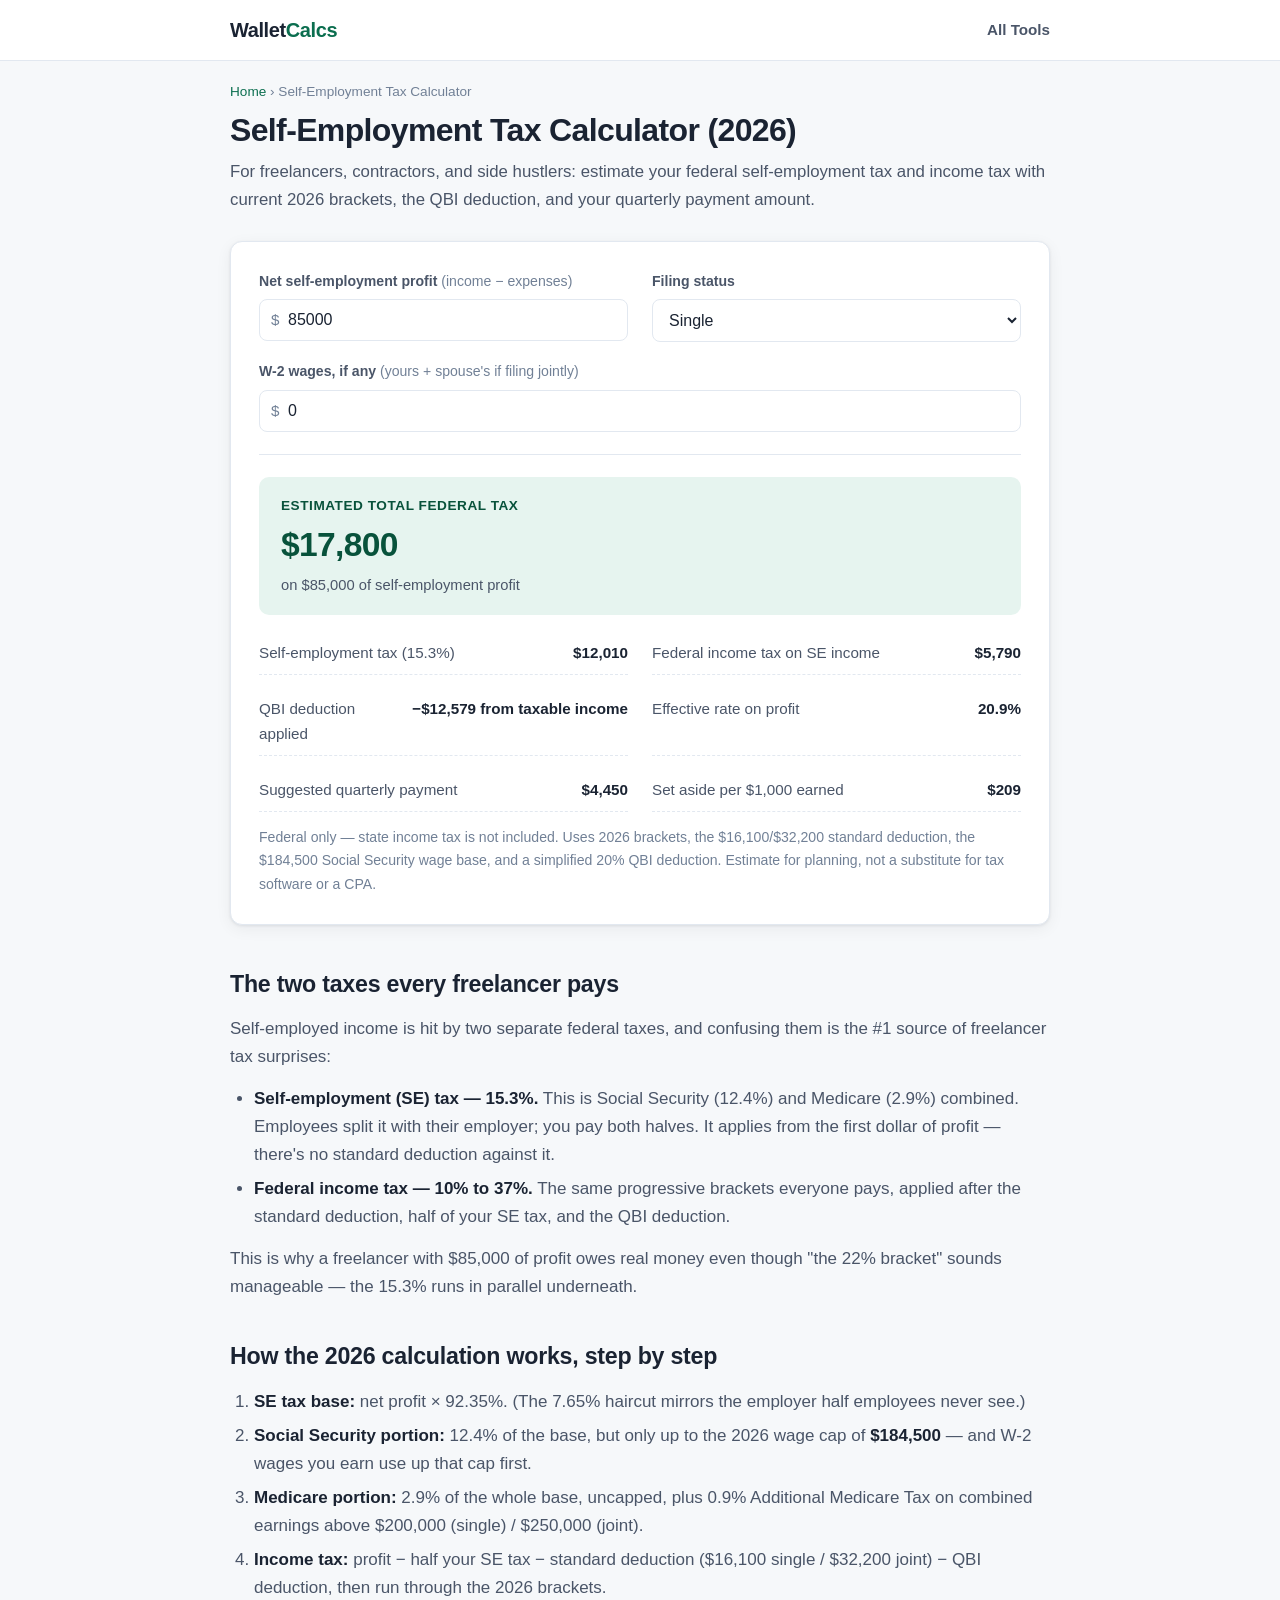
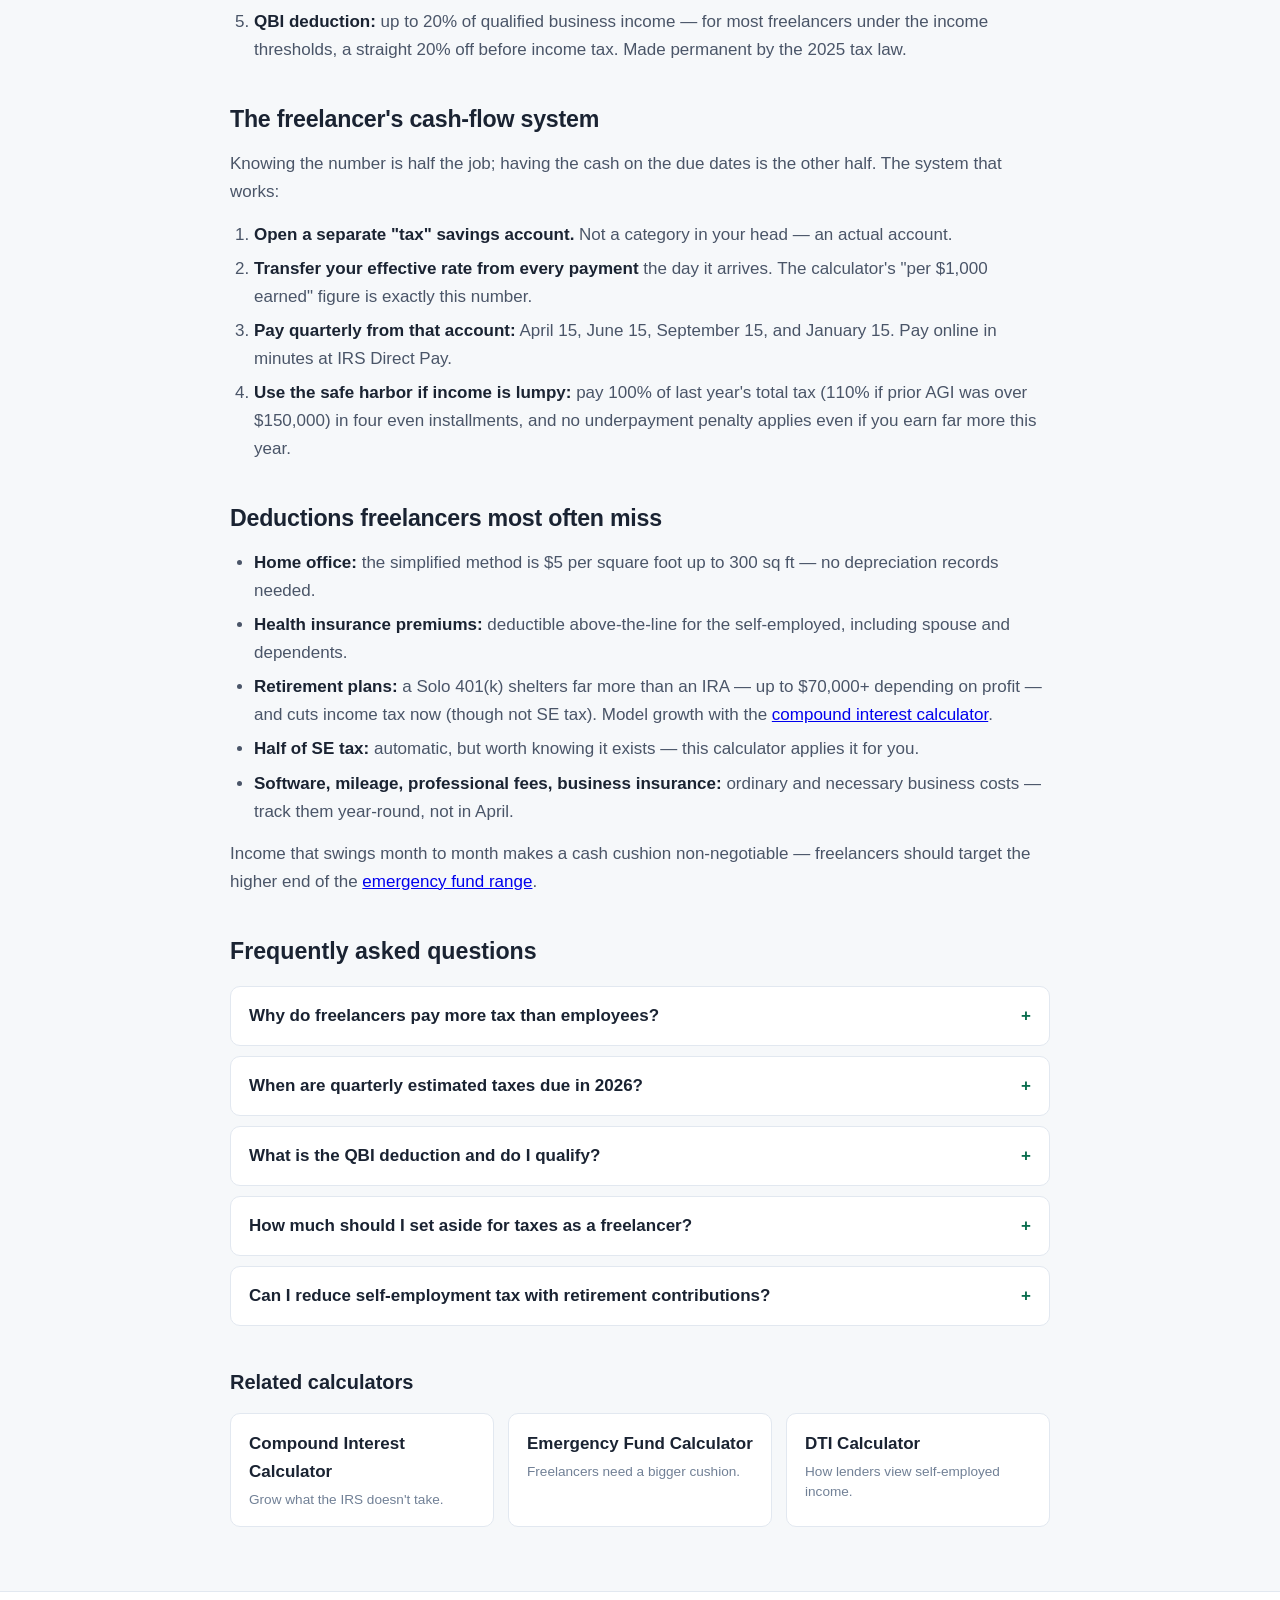
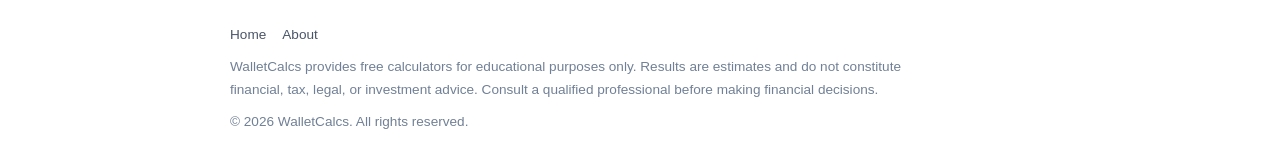
<file: tools/self-employment-tax-calculator/index.html>
<!DOCTYPE html>
<html lang="en">
<head>
<meta charset="UTF-8">
<meta name="viewport" content="width=device-width, initial-scale=1.0">
<title>Self-Employment Tax Calculator 2026 — Freelancer Federal Tax Estimate</title>
<meta name="description" content="Free 2026 self-employment tax calculator for freelancers and 1099 contractors. Estimates SE tax, federal income tax with the QBI deduction, and your quarterly payments.">
<link rel="canonical" href="https://walletcalcs.pages.dev/tools/self-employment-tax-calculator/">
<meta property="og:title" content="Self-Employment Tax Calculator (2026)">
<meta property="og:description" content="Estimate SE tax and federal income tax with current 2026 numbers, including the QBI deduction and quarterly payment amounts.">
<meta property="og:type" content="website">
<meta property="og:url" content="https://walletcalcs.pages.dev/tools/self-employment-tax-calculator/">
<link rel="stylesheet" href="/css/style.css">
<script type="application/ld+json">
{
  "@context": "https://schema.org",
  "@graph": [
    {
      "@type": "WebApplication",
      "name": "Self-Employment Tax Calculator 2026",
      "url": "https://walletcalcs.pages.dev/tools/self-employment-tax-calculator/",
      "applicationCategory": "FinanceApplication",
      "operatingSystem": "Any",
      "offers": { "@type": "Offer", "price": "0", "priceCurrency": "USD" },
      "description": "Estimate 2026 self-employment tax and federal income tax for freelancers, including the QBI deduction and quarterly estimated payments."
    },
    {
      "@type": "BreadcrumbList",
      "itemListElement": [
        { "@type": "ListItem", "position": 1, "name": "Home", "item": "https://walletcalcs.pages.dev/" },
        { "@type": "ListItem", "position": 2, "name": "Self-Employment Tax Calculator", "item": "https://walletcalcs.pages.dev/tools/self-employment-tax-calculator/" }
      ]
    },
    {
      "@type": "FAQPage",
      "mainEntity": [
        {
          "@type": "Question",
          "name": "Why do freelancers pay more tax than employees?",
          "acceptedAnswer": { "@type": "Answer", "text": "Employees split Social Security and Medicare taxes with their employer — each pays 7.65%. Self-employed people pay both halves, 15.3% total, as self-employment tax. Two features soften the blow: SE tax applies to only 92.35% of net profit, and half of the SE tax is deductible from your income tax. But the headline is real: a freelancer keeps less of each dollar than a W-2 employee at the same gross pay." }
        },
        {
          "@type": "Question",
          "name": "When are quarterly estimated taxes due in 2026?",
          "acceptedAnswer": { "@type": "Answer", "text": "For 2026 income: April 15, June 15, and September 15, 2026, and January 15, 2027. The IRS expects payment as income is earned; underpaying triggers a penalty computed like interest. The common safe harbor: pay at least 100% of last year's total tax (110% if your prior-year AGI exceeded $150,000) in even quarterly installments, and you owe no penalty regardless of what this year brings." }
        },
        {
          "@type": "Question",
          "name": "What is the QBI deduction and do I qualify?",
          "acceptedAnswer": { "@type": "Answer", "text": "The Qualified Business Income deduction lets most self-employed people deduct up to 20% of their business profit from taxable income. It was made permanent by 2025 legislation. Below the income thresholds (roughly $200,000 single / $400,000 joint for 2026, phased), nearly all freelancers qualify regardless of field. Above them, limits based on W-2 wages and specified service businesses apply — that's the point to involve a CPA." }
        },
        {
          "@type": "Question",
          "name": "How much should I set aside for taxes as a freelancer?",
          "acceptedAnswer": { "@type": "Answer", "text": "A common rule is 25–30% of net profit for federal taxes at moderate incomes, plus your state's income tax rate if applicable. This calculator gives you a personalized number instead — divide the total by your profit to get your effective rate, and transfer that percentage of every client payment into a separate tax savings account the day it arrives." }
        },
        {
          "@type": "Question",
          "name": "Can I reduce self-employment tax with retirement contributions?",
          "acceptedAnswer": { "@type": "Answer", "text": "Retirement contributions (SEP-IRA, Solo 401(k)) reduce income tax but not SE tax — SE tax is computed on net profit before those deductions. The main ways to legitimately lower SE tax are maximizing business expense deductions and, at higher profits (typically $80,000+), electing S-corp taxation so only your salary portion incurs payroll tax. The S-corp route adds payroll and filing costs, so run the numbers with a CPA first." }
        }
      ]
    }
  ]
}
</script>
</head>
<body>
<header class="site-header">
  <div class="container">
    <a class="logo" href="/">Wallet<span>Calcs</span></a>
    <nav class="site-nav"><a href="/">All Tools</a></nav>
  </div>
</header>

<main class="container">
  <nav class="breadcrumb"><a href="/">Home</a> › Self-Employment Tax Calculator</nav>
  <h1 class="page-title">Self-Employment Tax Calculator (2026)</h1>
  <p class="page-subtitle">For freelancers, contractors, and side hustlers: estimate your federal self-employment tax and income tax with current 2026 brackets, the QBI deduction, and your quarterly payment amount.</p>

  <div class="calc-card">
    <form id="calcForm" autocomplete="off">
      <div class="calc-grid">
        <div class="field">
          <label for="profit">Net self-employment profit <span class="hint">(income − expenses)</span></label>
          <div class="input-wrap"><span class="prefix">$</span><input type="number" id="profit" value="85000" min="0" step="1000"></div>
        </div>
        <div class="field">
          <label for="status">Filing status</label>
          <select id="status">
            <option value="single" selected>Single</option>
            <option value="mfj">Married filing jointly</option>
          </select>
        </div>
        <div class="field full">
          <label for="wages">W-2 wages, if any <span class="hint">(yours + spouse's if filing jointly)</span></label>
          <div class="input-wrap"><span class="prefix">$</span><input type="number" id="wages" value="0" min="0" step="1000"></div>
        </div>
      </div>
    </form>

    <div class="results">
      <div class="result-hero">
        <div class="label">Estimated total federal tax</div>
        <div class="value" id="total">—</div>
        <div class="sub" id="totalSub"></div>
      </div>
      <div class="result-rows">
        <div class="result-row"><span class="k">Self-employment tax (15.3%)</span><span class="v" id="seTax">—</span></div>
        <div class="result-row"><span class="k">Federal income tax on SE income</span><span class="v" id="incomeTax">—</span></div>
        <div class="result-row"><span class="k">QBI deduction applied</span><span class="v" id="qbi">—</span></div>
        <div class="result-row"><span class="k">Effective rate on profit</span><span class="v" id="effRate">—</span></div>
        <div class="result-row"><span class="k">Suggested quarterly payment</span><span class="v" id="quarterly">—</span></div>
        <div class="result-row"><span class="k">Set aside per $1,000 earned</span><span class="v" id="perK">—</span></div>
      </div>
      <p class="result-note">Federal only — state income tax is not included. Uses 2026 brackets, the $16,100/$32,200 standard deduction, the $184,500 Social Security wage base, and a simplified 20% QBI deduction. Estimate for planning, not a substitute for tax software or a CPA.</p>
    </div>
  </div>

  <div class="ad-slot"></div>

  <article class="content">
    <h2>The two taxes every freelancer pays</h2>
    <p>Self-employed income is hit by two separate federal taxes, and confusing them is the #1 source of freelancer tax surprises:</p>
    <ul>
      <li><strong>Self-employment (SE) tax — 15.3%.</strong> This is Social Security (12.4%) and Medicare (2.9%) combined. Employees split it with their employer; you pay both halves. It applies from the first dollar of profit — there's no standard deduction against it.</li>
      <li><strong>Federal income tax — 10% to 37%.</strong> The same progressive brackets everyone pays, applied after the standard deduction, half of your SE tax, and the QBI deduction.</li>
    </ul>
    <p>This is why a freelancer with $85,000 of profit owes real money even though "the 22% bracket" sounds manageable — the 15.3% runs in parallel underneath.</p>

    <h2>How the 2026 calculation works, step by step</h2>
    <ol>
      <li><strong>SE tax base:</strong> net profit × 92.35%. (The 7.65% haircut mirrors the employer half employees never see.)</li>
      <li><strong>Social Security portion:</strong> 12.4% of the base, but only up to the 2026 wage cap of <strong>$184,500</strong> — and W-2 wages you earn use up that cap first.</li>
      <li><strong>Medicare portion:</strong> 2.9% of the whole base, uncapped, plus 0.9% Additional Medicare Tax on combined earnings above $200,000 (single) / $250,000 (joint).</li>
      <li><strong>Income tax:</strong> profit − half your SE tax − standard deduction ($16,100 single / $32,200 joint) − QBI deduction, then run through the 2026 brackets.</li>
      <li><strong>QBI deduction:</strong> up to 20% of qualified business income — for most freelancers under the income thresholds, a straight 20% off before income tax. Made permanent by the 2025 tax law.</li>
    </ol>

    <h2>The freelancer's cash-flow system</h2>
    <p>Knowing the number is half the job; having the cash on the due dates is the other half. The system that works:</p>
    <ol>
      <li><strong>Open a separate "tax" savings account.</strong> Not a category in your head — an actual account.</li>
      <li><strong>Transfer your effective rate from every payment</strong> the day it arrives. The calculator's "per $1,000 earned" figure is exactly this number.</li>
      <li><strong>Pay quarterly from that account:</strong> April 15, June 15, September 15, and January 15. Pay online in minutes at IRS Direct Pay.</li>
      <li><strong>Use the safe harbor if income is lumpy:</strong> pay 100% of last year's total tax (110% if prior AGI was over $150,000) in four even installments, and no underpayment penalty applies even if you earn far more this year.</li>
    </ol>

    <h2>Deductions freelancers most often miss</h2>
    <ul>
      <li><strong>Home office:</strong> the simplified method is $5 per square foot up to 300 sq ft — no depreciation records needed.</li>
      <li><strong>Health insurance premiums:</strong> deductible above-the-line for the self-employed, including spouse and dependents.</li>
      <li><strong>Retirement plans:</strong> a Solo 401(k) shelters far more than an IRA — up to $70,000+ depending on profit — and cuts income tax now (though not SE tax). Model growth with the <a href="/tools/compound-interest-calculator/">compound interest calculator</a>.</li>
      <li><strong>Half of SE tax:</strong> automatic, but worth knowing it exists — this calculator applies it for you.</li>
      <li><strong>Software, mileage, professional fees, business insurance:</strong> ordinary and necessary business costs — track them year-round, not in April.</li>
    </ul>
    <p>Income that swings month to month makes a cash cushion non-negotiable — freelancers should target the higher end of the <a href="/tools/emergency-fund-calculator/">emergency fund range</a>.</p>
  </article>

  <section class="faq">
    <h2>Frequently asked questions</h2>
    <details>
      <summary>Why do freelancers pay more tax than employees?</summary>
      <div class="faq-a">Employees split the 15.3% Social Security/Medicare tax with their employer; the self-employed pay both halves. Softeners: SE tax applies to 92.35% of profit, and half of it is deductible — but the net effect is still a higher burden at the same gross pay.</div>
    </details>
    <details>
      <summary>When are quarterly estimated taxes due in 2026?</summary>
      <div class="faq-a">April 15, June 15, September 15, 2026, and January 15, 2027. Underpayment triggers an interest-like penalty. Safe harbor: pay 100% of last year's tax (110% if prior AGI exceeded $150,000) in even installments.</div>
    </details>
    <details>
      <summary>What is the QBI deduction and do I qualify?</summary>
      <div class="faq-a">A deduction of up to 20% of business profit, made permanent in 2025. Below roughly $200k single / $400k joint (2026), nearly all freelancers qualify. Above that, W-2 wage and service-business limits kick in — CPA territory.</div>
    </details>
    <details>
      <summary>How much should I set aside for taxes as a freelancer?</summary>
      <div class="faq-a">Rule of thumb: 25–30% of net profit for federal at moderate incomes, plus state tax. Better: use this calculator's effective rate and auto-transfer that share of every client payment to a separate tax account.</div>
    </details>
    <details>
      <summary>Can I reduce self-employment tax with retirement contributions?</summary>
      <div class="faq-a">No — SEP-IRA and Solo 401(k) contributions cut income tax, not SE tax. Lowering SE tax comes from business deductions or, at higher profits, an S-corp election (which adds costs — model it with a CPA).</div>
    </details>
  </section>

  <section class="related">
    <h2>Related calculators</h2>
    <div class="tool-grid">
      <a class="tool-card" href="/tools/compound-interest-calculator/"><div class="t">Compound Interest Calculator</div><div class="d">Grow what the IRS doesn't take.</div></a>
      <a class="tool-card" href="/tools/emergency-fund-calculator/"><div class="t">Emergency Fund Calculator</div><div class="d">Freelancers need a bigger cushion.</div></a>
      <a class="tool-card" href="/tools/dti-calculator/"><div class="t">DTI Calculator</div><div class="d">How lenders view self-employed income.</div></a>
    </div>
  </section>
</main>

<footer class="site-footer">
  <div class="container">
    <div><a href="/">Home</a><a href="/about/">About</a></div>
    <div class="disclaimer">WalletCalcs provides free calculators for educational purposes only. Results are estimates and do not constitute financial, tax, legal, or investment advice. Consult a qualified professional before making financial decisions.</div>
    <div>© 2026 WalletCalcs. All rights reserved.</div>
  </div>
</footer>

<script src="/js/calc.js"></script>
<script>
// 2026 federal parameters (IRS Rev. Proc. 2025-32)
const SS_WAGE_BASE = 184500;
const STD_DED = { single: 16100, mfj: 32200 };
const ADDL_MEDICARE_THRESHOLD = { single: 200000, mfj: 250000 };
const BRACKETS = {
  single: [[12400, .10], [50400, .12], [105700, .22], [201775, .24], [256225, .32], [640600, .35], [Infinity, .37]],
  mfj:    [[24800, .10], [100800, .12], [211400, .22], [403550, .24], [512450, .32], [768700, .35], [Infinity, .37]]
};

function incomeTaxOn(taxable, status) {
  let tax = 0, prev = 0;
  for (const [cap, rate] of BRACKETS[status]) {
    if (taxable <= prev) break;
    tax += (Math.min(taxable, cap) - prev) * rate;
    prev = cap;
  }
  return tax;
}

function calc() {
  const profit = num("profit");
  const wages = num("wages");
  const status = $("status").value;
  if (profit <= 0) return;

  // SE tax
  const seBase = profit * 0.9235;
  const ssRoom = Math.max(SS_WAGE_BASE - wages, 0);
  const ssTax = Math.min(seBase, ssRoom) * 0.124;
  let medicareTax = seBase * 0.029;
  const combined = wages + seBase;
  const addlThresh = ADDL_MEDICARE_THRESHOLD[status];
  if (combined > addlThresh) medicareTax += Math.min(seBase, combined - addlThresh) * 0.009;
  const seTax = ssTax + medicareTax;

  // Income tax attributable to SE income (marginal: with vs. without the SE income)
  const halfSE = seTax / 2;
  const qbiBase = Math.max(profit - halfSE, 0);
  const agiWith = wages + profit - halfSE;
  const preQbiTaxable = Math.max(agiWith - STD_DED[status], 0);
  const qbi = Math.min(qbiBase * 0.20, preQbiTaxable * 0.20);
  const taxableWith = Math.max(preQbiTaxable - qbi, 0);
  const taxableWithout = Math.max(wages - STD_DED[status], 0);
  const incomeTax = incomeTaxOn(taxableWith, status) - incomeTaxOn(taxableWithout, status);

  const total = seTax + incomeTax;
  const eff = total / profit * 100;

  $("total").textContent = fmtUSD(total);
  $("totalSub").textContent = "on " + fmtUSD(profit) + " of self-employment profit" + (wages > 0 ? " (with " + fmtUSD(wages) + " W-2 wages)" : "");
  $("seTax").textContent = fmtUSD(seTax);
  $("incomeTax").textContent = fmtUSD(Math.max(incomeTax, 0));
  $("qbi").textContent = "−" + fmtUSD(qbi) + " from taxable income";
  $("effRate").textContent = fmtPct(eff);
  $("quarterly").textContent = fmtUSD(total / 4);
  $("perK").textContent = fmtUSD(eff * 10);
}
liveCalc("calcForm", calc);
</script>
</body>
</html>
</file>
<file: css/style.css>
/* WalletCalcs — shared stylesheet */
:root {
  --bg: #f6f8fa;
  --surface: #ffffff;
  --ink: #1a2332;
  --ink-soft: #4a5568;
  --ink-faint: #718096;
  --brand: #0b6e4f;
  --brand-dark: #08523b;
  --brand-soft: #e6f4ef;
  --accent: #f0b429;
  --border: #e2e8f0;
  --radius: 12px;
  --shadow: 0 1px 3px rgba(16, 24, 40, 0.08), 0 4px 16px rgba(16, 24, 40, 0.06);
  --max-width: 860px;
}

* { box-sizing: border-box; margin: 0; padding: 0; }

html { scroll-behavior: smooth; }

body {
  font-family: -apple-system, BlinkMacSystemFont, "Segoe UI", Roboto, "Helvetica Neue", Arial, sans-serif;
  background: var(--bg);
  color: var(--ink);
  line-height: 1.65;
  font-size: 17px;
}

.container { max-width: var(--max-width); margin: 0 auto; padding: 0 20px; }

/* Header */
.site-header {
  background: var(--surface);
  border-bottom: 1px solid var(--border);
  position: sticky;
  top: 0;
  z-index: 50;
}
.site-header .container {
  display: flex;
  align-items: center;
  justify-content: space-between;
  height: 60px;
}
.logo {
  font-weight: 800;
  font-size: 1.25rem;
  color: var(--ink);
  text-decoration: none;
  letter-spacing: -0.02em;
}
.logo span { color: var(--brand); }
.site-nav a {
  color: var(--ink-soft);
  text-decoration: none;
  font-weight: 600;
  font-size: 0.95rem;
  margin-left: 20px;
}
.site-nav a:hover { color: var(--brand); }

/* Breadcrumb */
.breadcrumb {
  font-size: 0.85rem;
  color: var(--ink-faint);
  margin: 20px 0 8px;
}
.breadcrumb a { color: var(--brand); text-decoration: none; }

/* Page title */
.page-title { font-size: 2rem; letter-spacing: -0.02em; line-height: 1.2; margin-bottom: 8px; }
.page-subtitle { color: var(--ink-soft); font-size: 1.05rem; margin-bottom: 28px; }

/* Calculator card */
.calc-card {
  background: var(--surface);
  border: 1px solid var(--border);
  border-radius: var(--radius);
  box-shadow: var(--shadow);
  padding: 28px;
  margin-bottom: 40px;
}
.calc-grid {
  display: grid;
  grid-template-columns: 1fr 1fr;
  gap: 18px 24px;
  margin-bottom: 8px;
}
.calc-grid .full { grid-column: 1 / -1; }
.field label {
  display: block;
  font-weight: 600;
  font-size: 0.88rem;
  margin-bottom: 6px;
  color: var(--ink-soft);
}
.field .hint { font-weight: 400; color: var(--ink-faint); }
.input-wrap { position: relative; }
.input-wrap .prefix,
.input-wrap .suffix {
  position: absolute;
  top: 50%;
  transform: translateY(-50%);
  color: var(--ink-faint);
  font-size: 0.95rem;
  pointer-events: none;
}
.input-wrap .prefix { left: 12px; }
.input-wrap .suffix { right: 12px; }
input[type="number"], input[type="text"], select {
  width: 100%;
  padding: 11px 12px;
  border: 1px solid var(--border);
  border-radius: 8px;
  font-size: 1rem;
  font-family: inherit;
  color: var(--ink);
  background: #fff;
  transition: border-color 0.15s;
}
.input-wrap .prefix ~ input { padding-left: 28px; }
.input-wrap .suffix ~ input { padding-right: 34px; }
input:focus, select:focus {
  outline: none;
  border-color: var(--brand);
  box-shadow: 0 0 0 3px rgba(11, 110, 79, 0.12);
}
input[type="number"]::-webkit-outer-spin-button,
input[type="number"]::-webkit-inner-spin-button { -webkit-appearance: none; }
input[type="number"] { -moz-appearance: textfield; appearance: textfield; }

/* Results */
.results {
  margin-top: 22px;
  border-top: 1px solid var(--border);
  padding-top: 22px;
}
.result-hero {
  background: var(--brand-soft);
  border-radius: 10px;
  padding: 18px 22px;
  margin-bottom: 16px;
}
.result-hero .label { font-size: 0.85rem; font-weight: 600; color: var(--brand-dark); text-transform: uppercase; letter-spacing: 0.04em; }
.result-hero .value { font-size: 2.1rem; font-weight: 800; color: var(--brand-dark); letter-spacing: -0.02em; }
.result-hero .sub { color: var(--ink-soft); font-size: 0.92rem; }
.result-rows { display: grid; grid-template-columns: 1fr 1fr; gap: 12px 24px; }
.result-row {
  display: flex;
  justify-content: space-between;
  gap: 12px;
  padding: 9px 0;
  border-bottom: 1px dashed var(--border);
  font-size: 0.95rem;
}
.result-row .k { color: var(--ink-soft); }
.result-row .v { font-weight: 700; white-space: nowrap; }
.result-note { margin-top: 14px; font-size: 0.88rem; color: var(--ink-faint); }

/* Data tables (amortization etc.) */
.table-wrap { overflow-x: auto; margin-top: 18px; }
table.data {
  width: 100%;
  border-collapse: collapse;
  font-size: 0.88rem;
}
table.data th, table.data td {
  padding: 8px 10px;
  text-align: right;
  border-bottom: 1px solid var(--border);
  white-space: nowrap;
}
table.data th {
  background: var(--bg);
  color: var(--ink-soft);
  font-weight: 700;
  position: sticky;
  top: 0;
}
table.data th:first-child, table.data td:first-child { text-align: left; }

/* Article content */
article.content h2 {
  font-size: 1.45rem;
  letter-spacing: -0.01em;
  margin: 36px 0 12px;
}
article.content h3 { font-size: 1.15rem; margin: 26px 0 10px; }
article.content p { margin-bottom: 14px; color: var(--ink-soft); }
article.content ul, article.content ol { margin: 0 0 14px 24px; color: var(--ink-soft); }
article.content li { margin-bottom: 6px; }
article.content strong { color: var(--ink); }
article.content .formula {
  background: var(--surface);
  border: 1px solid var(--border);
  border-left: 4px solid var(--brand);
  border-radius: 8px;
  padding: 14px 18px;
  font-family: "SF Mono", Consolas, monospace;
  font-size: 0.92rem;
  margin: 14px 0;
  overflow-x: auto;
}
article.content table { width: 100%; border-collapse: collapse; margin: 14px 0; font-size: 0.92rem; }
article.content table th, article.content table td {
  border: 1px solid var(--border);
  padding: 8px 12px;
  text-align: left;
}
article.content table th { background: var(--surface); }

/* FAQ */
.faq { margin-top: 36px; }
.faq h2 { font-size: 1.45rem; margin-bottom: 16px; }
.faq details {
  background: var(--surface);
  border: 1px solid var(--border);
  border-radius: 10px;
  padding: 0;
  margin-bottom: 10px;
}
.faq summary {
  cursor: pointer;
  font-weight: 700;
  padding: 15px 18px;
  list-style: none;
  position: relative;
}
.faq summary::after {
  content: "+";
  position: absolute;
  right: 18px;
  color: var(--brand);
  font-weight: 800;
}
.faq details[open] summary::after { content: "\2212"; }
.faq .faq-a { padding: 0 18px 15px; color: var(--ink-soft); }

/* Related tools */
.related { margin-top: 40px; }
.related h2 { font-size: 1.25rem; margin-bottom: 14px; }
.tool-grid {
  display: grid;
  grid-template-columns: repeat(auto-fill, minmax(240px, 1fr));
  gap: 14px;
}
.tool-card {
  display: block;
  background: var(--surface);
  border: 1px solid var(--border);
  border-radius: 10px;
  padding: 16px 18px;
  text-decoration: none;
  color: var(--ink);
  transition: border-color 0.15s, transform 0.15s;
}
.tool-card:hover { border-color: var(--brand); transform: translateY(-2px); }
.tool-card .t { font-weight: 700; margin-bottom: 4px; }
.tool-card .d { font-size: 0.85rem; color: var(--ink-faint); line-height: 1.45; }

/* Home hero */
.hero { text-align: center; padding: 48px 0 36px; }
.hero h1 { font-size: 2.4rem; letter-spacing: -0.03em; line-height: 1.15; margin-bottom: 12px; }
.hero p { color: var(--ink-soft); font-size: 1.1rem; max-width: 560px; margin: 0 auto; }
.category { margin: 36px 0 12px; font-size: 1.3rem; }

/* Ad slots (filled after AdSense approval; collapsed until then) */
.ad-slot { margin: 28px 0; text-align: center; min-height: 0; }

/* Footer */
.site-footer {
  margin-top: 64px;
  background: var(--surface);
  border-top: 1px solid var(--border);
  padding: 32px 0;
  font-size: 0.85rem;
  color: var(--ink-faint);
}
.site-footer .container { display: flex; flex-direction: column; gap: 10px; }
.site-footer a { color: var(--ink-soft); text-decoration: none; margin-right: 16px; }
.site-footer .disclaimer { max-width: 720px; }

@media (max-width: 640px) {
  body { font-size: 16px; }
  .calc-grid { grid-template-columns: 1fr; }
  .result-rows { grid-template-columns: 1fr; }
  .page-title { font-size: 1.55rem; }
  .hero h1 { font-size: 1.8rem; }
  .calc-card { padding: 20px 16px; }
}
</file>
